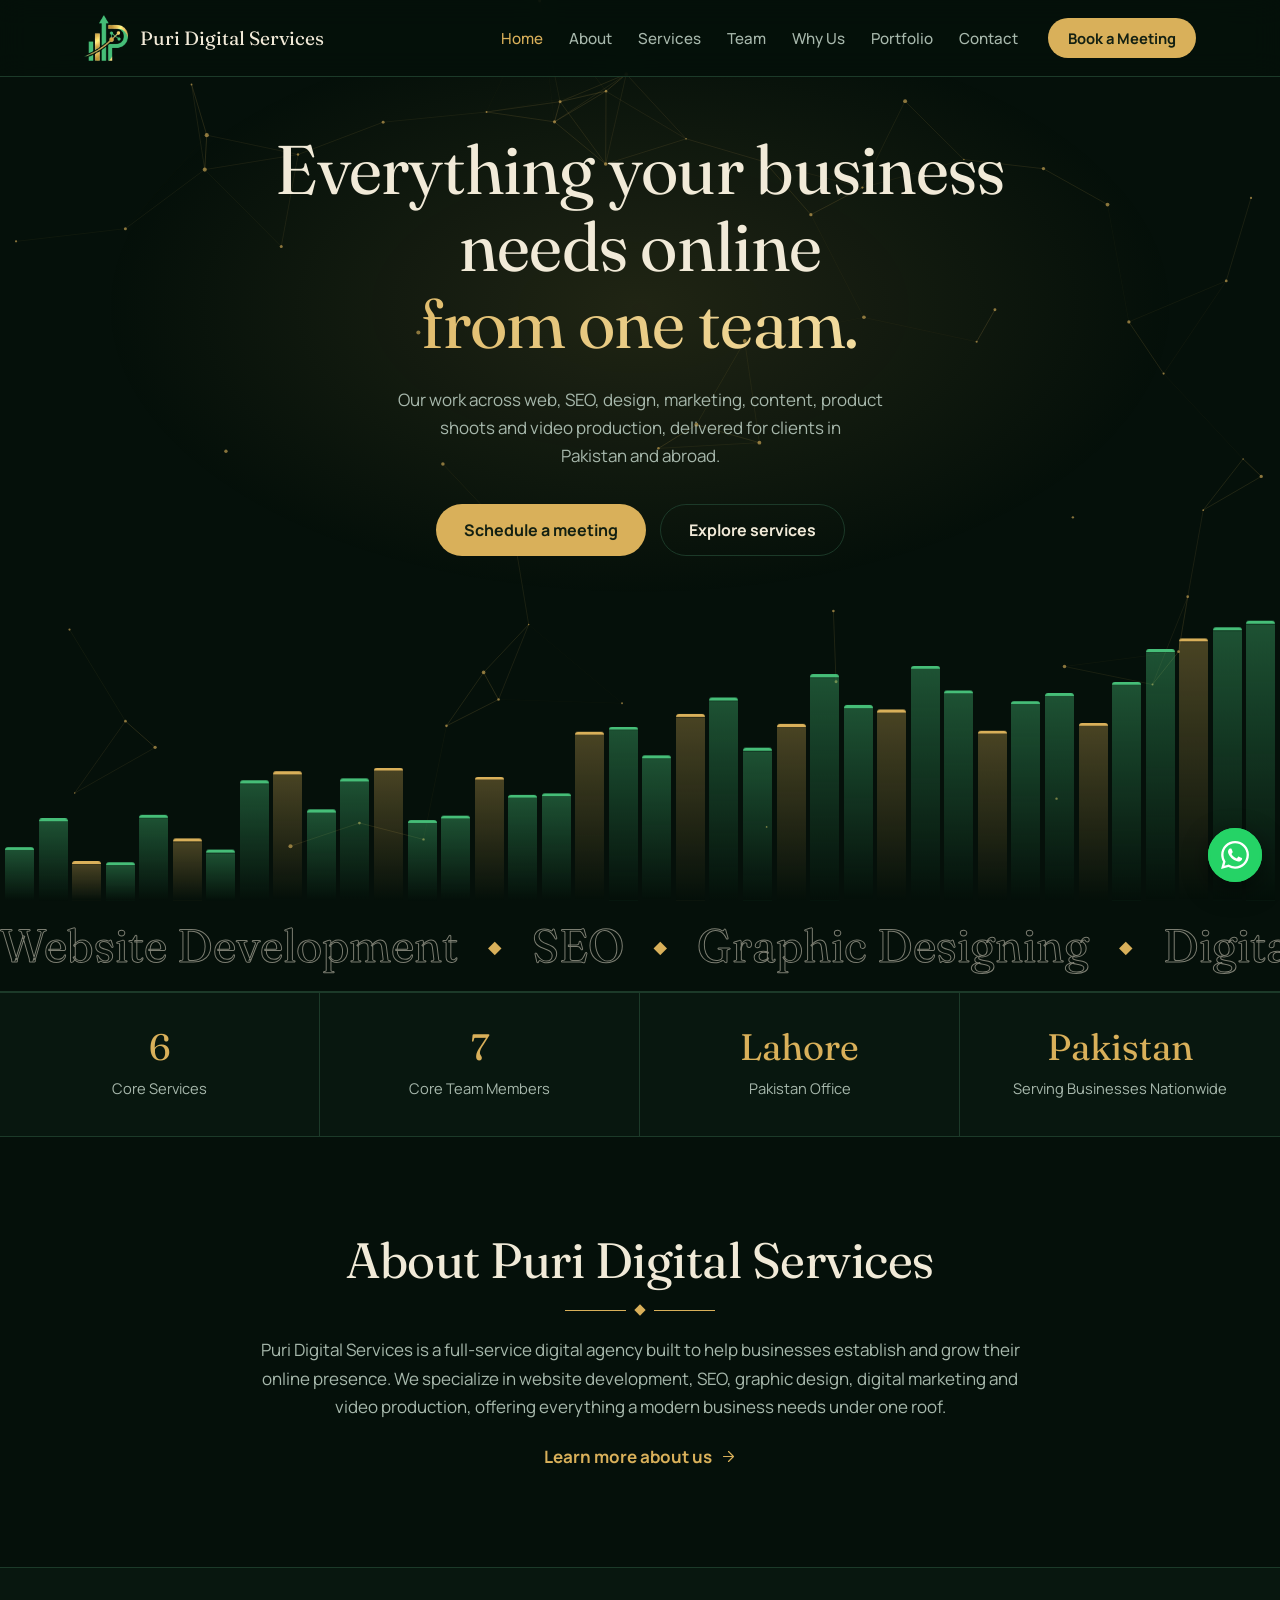
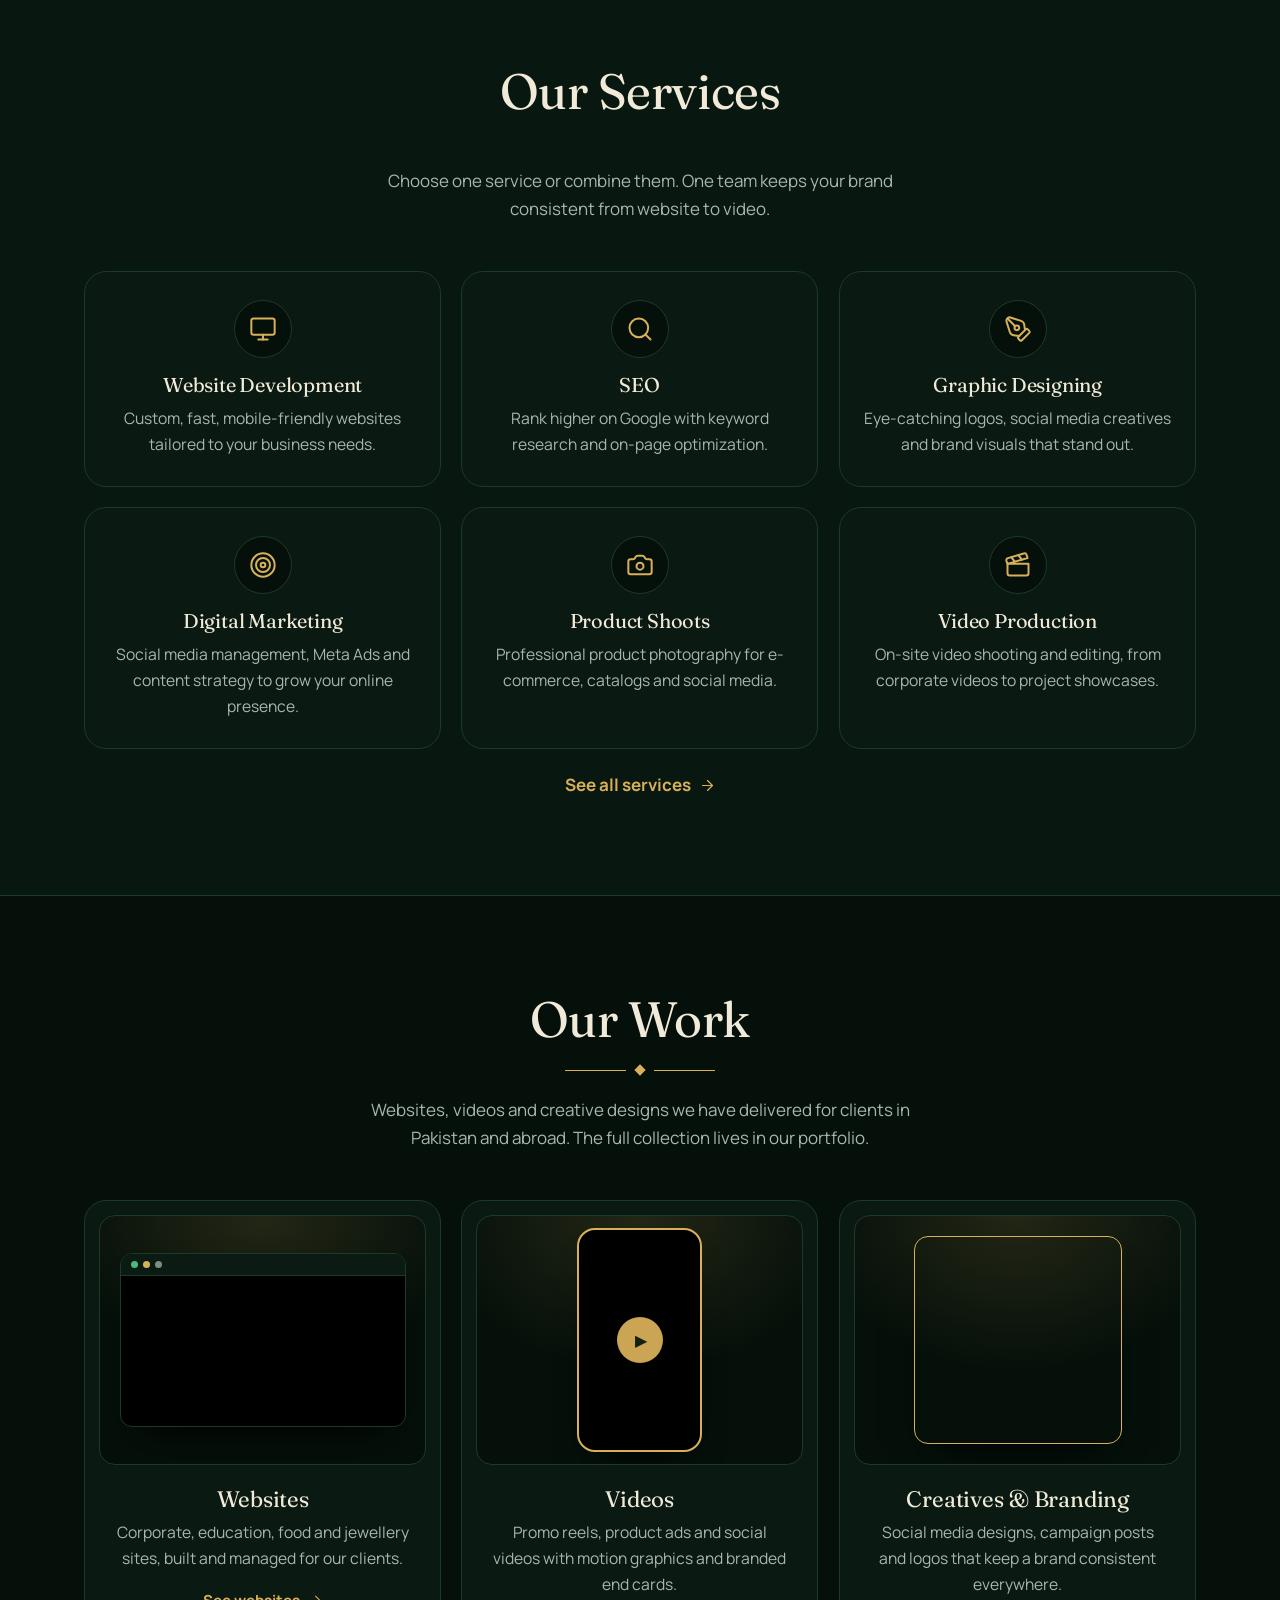
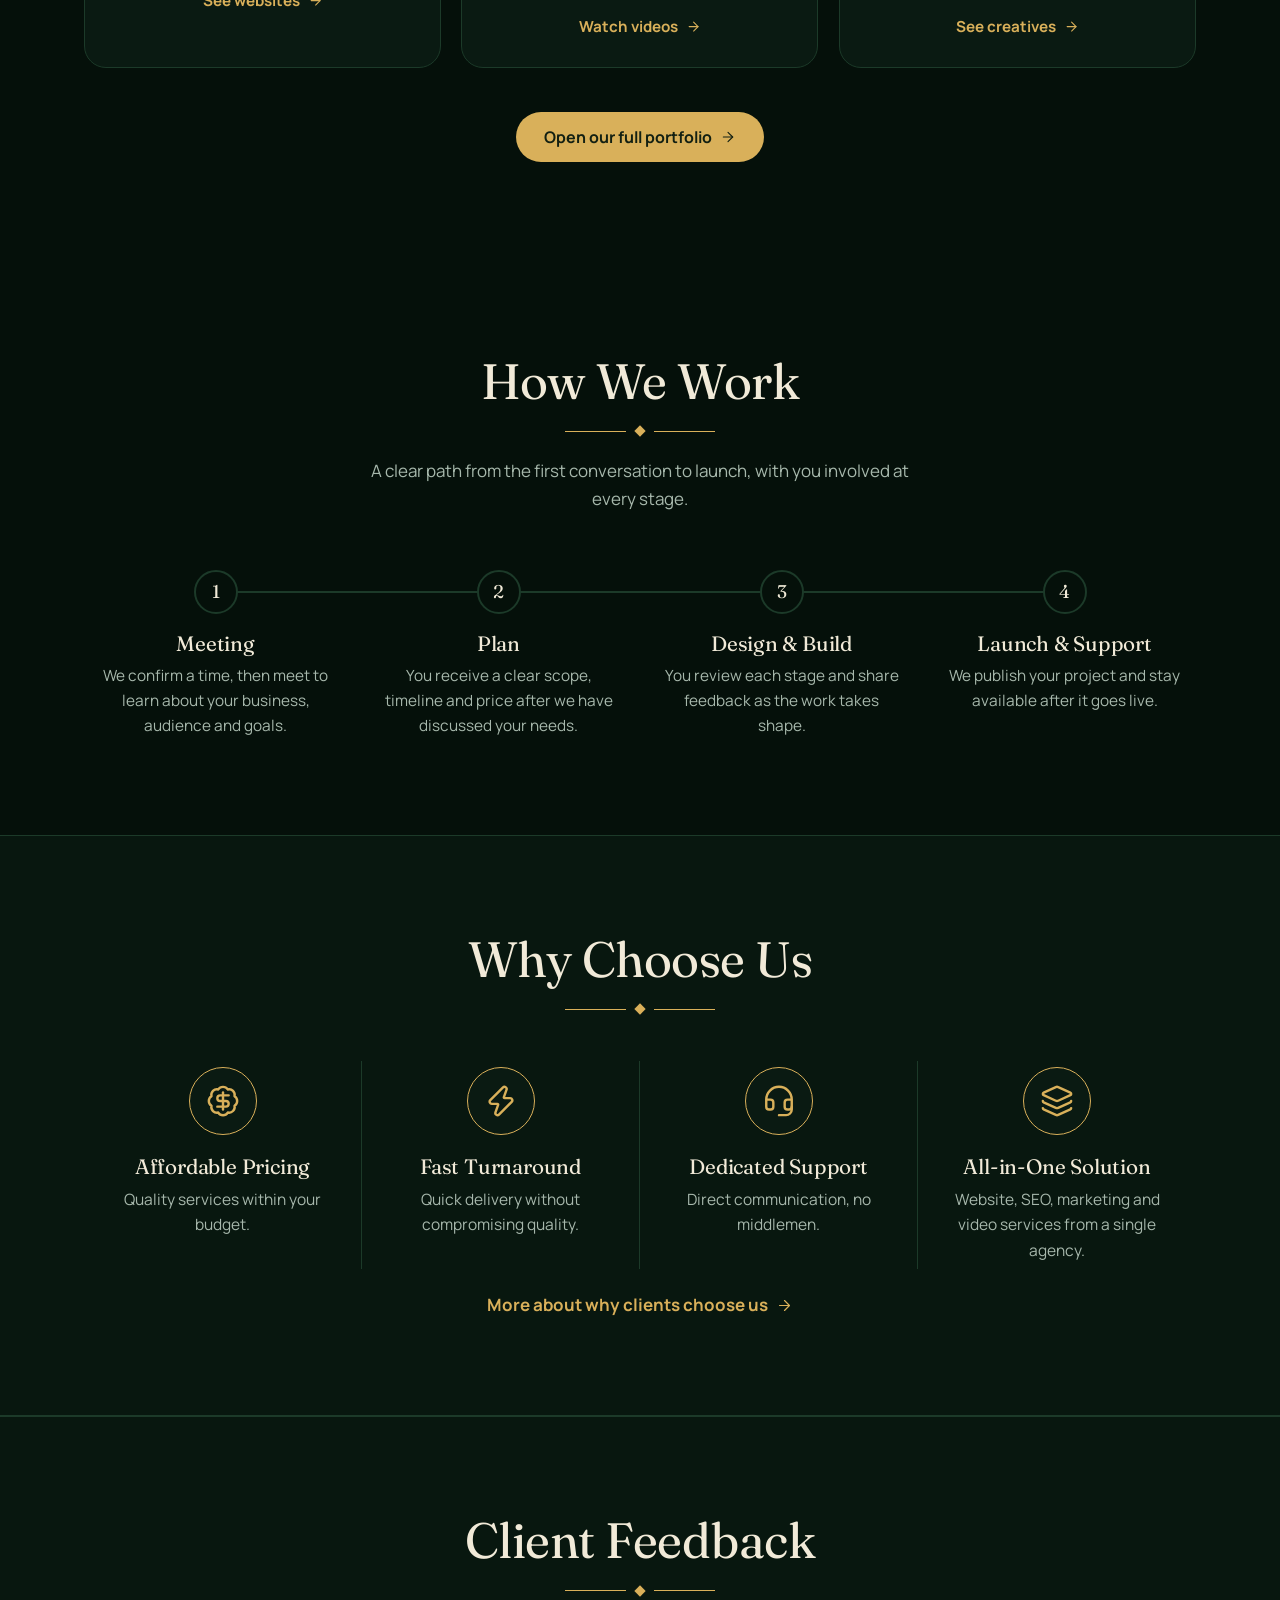
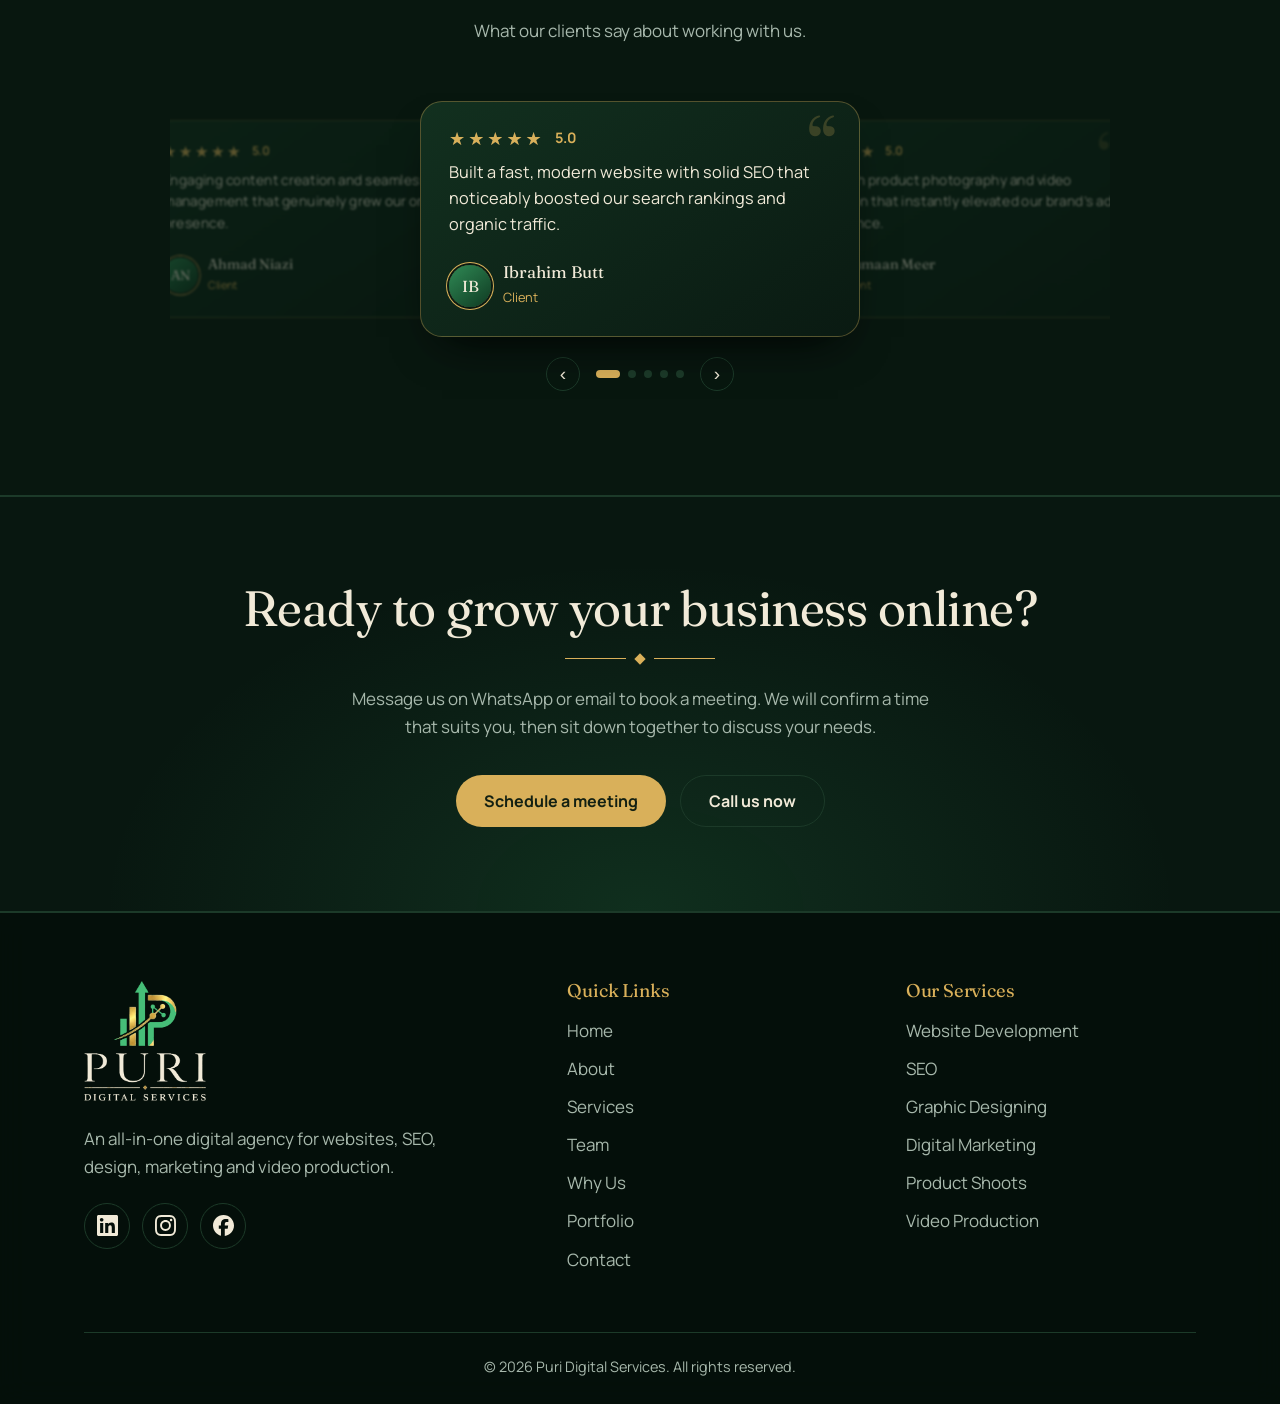
<file: index.html>
<!DOCTYPE html>
<html lang="en"><head><meta charset="utf-8">
<meta name="viewport" content="width=device-width, initial-scale=1, viewport-fit=cover">
<title>Puri Digital Services | Web Development, SEO, Design & Video Agency in Lahore</title>
<meta name="description" content="All-in-one digital agency in Lahore: websites, SEO, graphic design, digital marketing, product shoots and video production for businesses across Pakistan.">
<link rel="canonical" href="https://www.puridigitalservices.com/">
<meta name="robots" content="index, follow, max-image-preview:large">
<meta name="theme-color" content="#05100a">
<meta property="og:type" content="website"><meta property="og:site_name" content="Puri Digital Services">
<meta property="og:title" content="Puri Digital Services | Web Development, SEO, Design & Video Agency in Lahore"><meta property="og:description" content="All-in-one digital agency in Lahore: websites, SEO, graphic design, digital marketing, product shoots and video production for businesses across Pakistan.">
<meta property="og:url" content="https://www.puridigitalservices.com/"><meta property="og:image" content="https://www.puridigitalservices.com/assets/og-image.jpg">
<meta name="twitter:card" content="summary_large_image">
<link rel="icon" href="favicon.ico" sizes="any">
<link rel="icon" type="image/png" sizes="32x32" href="assets/favicon-32.png">
<link rel="icon" type="image/png" sizes="16x16" href="assets/favicon-16.png">
<link rel="icon" type="image/png" sizes="192x192" href="assets/favicon-192.png">
<link rel="apple-touch-icon" href="assets/apple-touch-icon.png">
<link rel="preconnect" href="https://fonts.googleapis.com"><link rel="preconnect" href="https://fonts.gstatic.com" crossorigin>
<link href="https://fonts.googleapis.com/css2?family=Fraunces:opsz,wght@9..144,400;9..144,600&family=Manrope:wght@400;500;700&display=swap" rel="stylesheet">
<link rel="stylesheet" href="style.css">
<script type="application/ld+json">{"@context": "https://schema.org", "@type": "ProfessionalService", "name": "Puri Digital Services", "url": "https://www.puridigitalservices.com/", "logo": "https://www.puridigitalservices.com/assets/logo-full.png", "image": "https://www.puridigitalservices.com/assets/og-image.jpg", "email": "Puridigitalservices@gmail.com", "telephone": "+923155553257", "description": "All-in-one digital agency offering website development, SEO, graphic design, digital marketing, product shoots and video production.", "areaServed": "Pakistan", "address": {"@type": "PostalAddress", "streetAddress": "Office# 3, 1st Floor, 122 Abu Bakar Block, Masood Farouqi Road, New Garden Town", "addressLocality": "Lahore", "postalCode": "54600", "addressCountry": "PK"}, "sameAs": ["https://www.linkedin.com/company/puri-digital-services/", "https://www.instagram.com/puri_digital_services/", "https://web.facebook.com/profile.php?id=61594775229561"]}</script>
</head><body>
<header><div class="wrap nav">
 <a class="brand" href="index.html"><img src="assets/logo-icon.png" alt="Puri Digital Services logo"><span>Puri Digital Services</span></a>
 <div class="right"><nav aria-label="Main"><ul><li><a class="l" href="index.html" data-page="index">Home</a></li><li><a class="l" href="about.html" data-page="about">About</a></li><li><a class="l" href="services.html" data-page="services">Services</a></li><li><a class="l" href="team.html" data-page="team">Team</a></li><li><a class="l" href="why-us.html" data-page="why-us">Why Us</a></li><li><a class="l" href="portfolio/index.html" data-page="portfolio">Portfolio</a></li><li><a class="l" href="contact.html" data-page="contact">Contact</a></li><li class="mcta"><a class="btn sm" href="contact.html#book" data-open>Book a Meeting</a></li></ul></nav><a class="btn sm" href="contact.html#book" data-open>Book a Meeting</a></div>
 <button class="menu" aria-expanded="false" aria-label="Open menu">Menu</button></div></header>
<main id="top"><section class="hero"><div class="bars" id="bars" aria-hidden="true"></div>
<div class="wrap"><h1>Everything your business needs online<span>from one team.</span></h1>
<p>Our work across web, SEO, design, marketing, content, product shoots and video production, delivered for clients in Pakistan&nbsp;and&nbsp;abroad.</p>
<div class="cta"><a class="btn" href="contact.html#book" data-open>Schedule a meeting</a><a class="btn o" href="services.html">Explore services</a></div></div></section>
<div class="marq" aria-hidden="true"><div class="mt"><span>Website Development</span><i>◆</i><span>SEO</span><i>◆</i><span>Graphic Designing</span><i>◆</i><span>Digital Marketing</span><i>◆</i><span>Product Shoots</span><i>◆</i><span>Video Production</span><i>◆</i><span>Website Development</span><i>◆</i><span>SEO</span><i>◆</i><span>Graphic Designing</span><i>◆</i><span>Digital Marketing</span><i>◆</i><span>Product Shoots</span><i>◆</i><span>Video Production</span><i>◆</i></div></div>
<div class="stats"><div><b data-count="6">6</b><span>Core Services</span></div><div><b data-count="7">7</b><span>Core Team Members</span></div><div><b>Lahore</b><span>Pakistan Office</span></div><div><b>Pakistan</b><span>Serving Businesses Nationwide</span></div></div>
<section id="about"><div class="wrap"><h2>About Puri Digital Services</h2><div class="dia"><i></i></div>
<p class="abt">Puri Digital Services is a full-service digital agency built to help businesses establish and grow their online presence. We specialize in website development, SEO, graphic design, digital marketing and video production, offering everything a modern business needs under one roof.</p><a class="lnk" href="about.html">Learn more about us <svg class="i" aria-hidden="true"><use href="#arr"/></svg></a></div></section>
<section class="alt"><div class="wrap"><h2>Our Services</h2><div class="dia"><i></i></div><p class="lead">Choose one service or combine them. One team keeps your brand consistent from website to video.</p>
<div class="grid g3 tiles"><div class="card"><div class="ic"><svg class="i" aria-hidden="true"><use href="#i-web"/></svg></div><h3>Website Development</h3><p>Custom, fast, mobile-friendly websites tailored to your business needs.</p></div><div class="card"><div class="ic"><svg class="i" aria-hidden="true"><use href="#i-seo"/></svg></div><h3>SEO</h3><p>Rank higher on Google with keyword research and on-page optimization.</p></div><div class="card"><div class="ic"><svg class="i" aria-hidden="true"><use href="#pen"/></svg></div><h3>Graphic Designing</h3><p>Eye-catching logos, social media creatives and brand visuals that stand out.</p></div><div class="card"><div class="ic"><svg class="i" aria-hidden="true"><use href="#mkt"/></svg></div><h3>Digital Marketing</h3><p>Social media management, Meta Ads and content strategy to grow your online presence.</p></div><div class="card"><div class="ic"><svg class="i" aria-hidden="true"><use href="#cam"/></svg></div><h3>Product Shoots</h3><p>Professional product photography for e-commerce, catalogs and social media.</p></div><div class="card"><div class="ic"><svg class="i" aria-hidden="true"><use href="#vid"/></svg></div><h3>Video Production</h3><p>On-site video shooting and editing, from corporate videos to project showcases.</p></div></div><a class="lnk" href="services.html">See all services <svg class="i" aria-hidden="true"><use href="#arr"/></svg></a></div></section>
<section id="work"><div class="wrap"><h2>Our Work</h2><div class="dia"><i></i></div><p class="lead">Websites, videos and creative designs we have delivered for clients in Pakistan and abroad. The full collection lives in our portfolio.</p>
<div class="grid g3 doors">
<a class="card door" href="portfolio/index.html#f-web" aria-label="See our websites in the portfolio"><div class="dv"><div class="bw"><div class="bb"><i></i><i></i><i></i></div><div class="cyc"><img src="assets/work/web4.jpg" alt="Lumièreva jewellery website" loading="lazy" width="640" height="330"><img src="assets/work/web1.jpg" alt="" loading="lazy" width="640" height="309"><img src="assets/work/web2.jpg" alt="" loading="lazy" width="640" height="301"><img src="assets/work/web3.jpg" alt="" loading="lazy" width="640" height="326"></div></div></div><h3>Websites</h3><p>Corporate, education, food and jewellery sites, built and managed for our clients.</p><span class="go">See websites <svg class="i" aria-hidden="true"><use href="#arr"/></svg></span></a>
<a class="card door" href="portfolio/index.html#f-video" aria-label="See our videos in the portfolio"><div class="dv"><div class="ph"><div class="cyc"><img src="assets/work/vid1.jpg" alt="Gym promo reel" loading="lazy" width="360" height="640"><img src="assets/work/vid2.jpg" alt="" loading="lazy" width="360" height="640"><img src="assets/work/vid3.jpg" alt="" loading="lazy" width="360" height="640"><img src="assets/work/vid4.jpg" alt="" loading="lazy" width="360" height="640"></div><span class="pl" aria-hidden="true">&#9654;</span></div></div><h3>Videos</h3><p>Promo reels, product ads and social videos with motion graphics and branded end cards.</p><span class="go">Watch videos <svg class="i" aria-hidden="true"><use href="#arr"/></svg></span></a>
<a class="card door" href="portfolio/index.html#f-creative" aria-label="See our creatives in the portfolio"><div class="dv"><div class="sq"><div class="cyc"><img src="assets/work/cre1.jpg" alt="Starlet social media creative" loading="lazy" width="520" height="520"><img src="assets/work/cre3.jpg" alt="" loading="lazy" width="520" height="520"><img src="assets/work/cre2.jpg" alt="" loading="lazy" width="520" height="520"><img src="assets/work/cre4.jpg" alt="" loading="lazy" width="520" height="520"></div></div></div><h3>Creatives &amp; Branding</h3><p>Social media designs, campaign posts and logos that keep a brand consistent everywhere.</p><span class="go">See creatives <svg class="i" aria-hidden="true"><use href="#arr"/></svg></span></a>
</div>
<div class="cta" style="margin-top:44px"><a class="btn" href="portfolio/index.html">Open our full portfolio <svg class="i" aria-hidden="true"><use href="#arr"/></svg></a></div></div></section>
<section id="process"><div class="wrap"><h2>How We Work</h2><div class="dia"><i></i></div><p class="lead">A clear path from the first conversation to launch, with you involved at every stage.</p>
<div class="tl"><div class="tl-line"><i class="tl-fill"></i></div>
<div class="st8"><div class="dot">1</div><h3>Meeting</h3><p>We confirm a time, then meet to learn about your business, audience and goals.</p></div>
<div class="st8"><div class="dot">2</div><h3>Plan</h3><p>You receive a clear scope, timeline and price after we have discussed your needs.</p></div>
<div class="st8"><div class="dot">3</div><h3>Design &amp; Build</h3><p>You review each stage and share feedback as the work takes shape.</p></div>
<div class="st8"><div class="dot">4</div><h3>Launch &amp; Support</h3><p>We publish your project and stay available after it goes live.</p></div></div></div></section>
<section class="alt"><div class="wrap"><h2>Why Choose Us</h2><div class="dia"><i></i></div><div class="why"><div><div class="ic"><svg class="i" aria-hidden="true"><use href="#price"/></svg></div><h3>Affordable Pricing</h3><p>Quality services within your budget.</p></div><div><div class="ic"><svg class="i" aria-hidden="true"><use href="#fast"/></svg></div><h3>Fast Turnaround</h3><p>Quick delivery without compromising quality.</p></div><div><div class="ic"><svg class="i" aria-hidden="true"><use href="#sup"/></svg></div><h3>Dedicated Support</h3><p>Direct communication, no middlemen.</p></div><div><div class="ic"><svg class="i" aria-hidden="true"><use href="#all"/></svg></div><h3>All-in-One Solution</h3><p>Website, SEO, marketing and video services from a single agency.</p></div></div><a class="lnk" href="why-us.html">More about why clients choose us <svg class="i" aria-hidden="true"><use href="#arr"/></svg></a></div></section>
<section id="reviews" class="alt"><div class="wrap"><h2>Client Feedback</h2><div class="dia"><i></i></div><p class="lead">What our clients say about working with us.</p>
<div class="car" id="car"><div class="stage" id="stage"></div><div class="cdots"><button class="ar" id="prv" type="button" aria-label="Previous review">&lsaquo;</button><span id="dots"></span><button class="ar" id="nxt" type="button" aria-label="Next review">&rsaquo;</button></div></div></div></section><section class="ctab"><div class="wrap"><h2>Ready to grow your business online?</h2><div class="dia"><i></i></div><p class="lead">Message us on WhatsApp or email to book a meeting. We will confirm a time that suits you, then sit down together to discuss your needs.</p><div class="cta" style="margin-top:34px"><a class="btn" href="contact.html#book" data-open>Schedule a meeting</a><a class="btn o" href="tel:+923155553257">Call us now</a></div></div></section></main>
<footer><div class="wrap"><div class="fg">
 <div class="fb"><img src="assets/logo-full.png" alt="Puri Digital Services"><p class="tag">An all-in-one digital agency for websites, SEO, design, marketing and video production.</p>
 <div class="soc">
 <a href="https://www.linkedin.com/company/puri-digital-services/" target="_blank" rel="noopener" aria-label="LinkedIn"><svg class="i b" aria-hidden="true"><use href="#li"/></svg></a>
 <a href="https://www.instagram.com/puri_digital_services/" target="_blank" rel="noopener" aria-label="Instagram"><svg class="i b" aria-hidden="true"><use href="#ig"/></svg></a>
 <a href="https://web.facebook.com/profile.php?id=61594775229561" target="_blank" rel="noopener" aria-label="Facebook"><svg class="i b" aria-hidden="true"><use href="#fb"/></svg></a></div></div>
 <div><h4>Quick Links</h4><ul><li><a href="index.html">Home</a></li><li><a href="about.html">About</a></li><li><a href="services.html">Services</a></li><li><a href="team.html">Team</a></li><li><a href="why-us.html">Why Us</a></li><li><a href="portfolio/index.html">Portfolio</a></li><li><a href="contact.html">Contact</a></li></ul></div>
 <div><h4>Our Services</h4><ul><li><a href="services.html#web">Website Development</a></li><li><a href="services.html#seo">SEO</a></li><li><a href="services.html#design">Graphic Designing</a></li><li><a href="services.html#marketing">Digital Marketing</a></li><li><a href="services.html#product">Product Shoots</a></li><li><a href="services.html#video">Video Production</a></li></ul></div>
 </div><div class="fbot">© <span class="y"></span> Puri Digital Services. All rights reserved.</div></div></footer><a class="wafab" href="https://wa.me/923155553257?text=Hello%20Puri%20Digital%20Services%2C%0A%0AI%20would%20like%20to%20book%20a%20meeting%20to%20discuss%20my%20project.%0A%0AName%3A%0AService%20needed%3A%0APreferred%20day%20and%20time%3A%0A%0AKindly%20confirm%20a%20suitable%20time.%20Thank%20you." target="_blank" rel="noopener" aria-label="Chat with us on WhatsApp"><svg class="i b" aria-hidden="true"><use href="#wa"/></svg></a><svg width="0" height="0" style="position:absolute" aria-hidden="true"><defs><symbol id="i-web" viewBox="0 0 24 24"><rect width="20" height="14" x="2" y="3" rx="2" />
  <line x1="8" x2="16" y1="21" y2="21" />
  <line x1="12" x2="12" y1="17" y2="21" /></symbol><symbol id="i-seo" viewBox="0 0 24 24"><path d="m21 21-4.34-4.34" />
  <circle cx="11" cy="11" r="8" /></symbol><symbol id="pen" viewBox="0 0 24 24"><path d="m18 13-.654-4.736a4 4 0 00-2.756-3.266l-9.163-2.9a2 2 0 00-2.017.493l-.82.819a2 2 0 00-.492 2.017l2.9 9.163a4 4 0 003.266 2.756L13 18" />
  <path d="M18.648 12.352a1.205 1.205 0 011.704 0l1.296 1.296a1.205 1.205 0 010 1.704l-6.296 6.296a1.205 1.205 0 01-1.704 0l-1.296-1.296a1.205 1.205 0 010-1.704z" />
  <path d="m3 3 6.586 6.586" />
  <circle cx="11" cy="11" r="2" /></symbol><symbol id="mkt" viewBox="0 0 24 24"><circle cx="12" cy="12" r="10" />
  <circle cx="12" cy="12" r="6" />
  <circle cx="12" cy="12" r="2" /></symbol><symbol id="cam" viewBox="0 0 24 24"><path d="M13.997 4a2 2 0 0 1 1.76 1.05l.486.9A2 2 0 0 0 18.003 7H20a2 2 0 0 1 2 2v9a2 2 0 0 1-2 2H4a2 2 0 0 1-2-2V9a2 2 0 0 1 2-2h1.997a2 2 0 0 0 1.759-1.048l.489-.904A2 2 0 0 1 10.004 4z" />
  <circle cx="12" cy="13" r="3" /></symbol><symbol id="vid" viewBox="0 0 24 24"><path d="m12.296 3.464 3.02 3.956" />
  <path d="M20.2 6 3 11l-.9-2.4c-.3-1.1.3-2.2 1.3-2.5l13.5-4c1.1-.3 2.2.3 2.5 1.3z" />
  <path d="M3 11h18v8a2 2 0 0 1-2 2H5a2 2 0 0 1-2-2z" />
  <path d="m6.18 5.276 3.1 3.899" /></symbol><symbol id="price" viewBox="0 0 24 24"><path d="M3.85 8.62a4 4 0 0 1 4.78-4.77 4 4 0 0 1 6.74 0 4 4 0 0 1 4.78 4.78 4 4 0 0 1 0 6.74 4 4 0 0 1-4.77 4.78 4 4 0 0 1-6.75 0 4 4 0 0 1-4.78-4.77 4 4 0 0 1 0-6.76Z" />
  <path d="M16 8h-6a2 2 0 1 0 0 4h4a2 2 0 1 1 0 4H8" />
  <path d="M12 18V6" /></symbol><symbol id="fast" viewBox="0 0 24 24"><path d="M15.914 4a1.5 1.5 0 00-2.474-1.561l-9 9A1.5 1.5 0 005.5 14h4.002a.5.5 0 01.471.666L8.086 20a1.5 1.5 0 002.475 1.56l9-9A1.5 1.5 0 0018.5 10h-3.997a.5.5 0 01-.472-.667z" /></symbol><symbol id="sup" viewBox="0 0 24 24"><path d="M3 11h3a2 2 0 0 1 2 2v3a2 2 0 0 1-2 2H5a2 2 0 0 1-2-2v-5Zm0 0a9 9 0 1 1 18 0m0 0v5a2 2 0 0 1-2 2h-1a2 2 0 0 1-2-2v-3a2 2 0 0 1 2-2h3Z" />
  <path d="M21 16v2a4 4 0 0 1-4 4h-5" /></symbol><symbol id="all" viewBox="0 0 24 24"><path d="M12.83 2.18a2 2 0 0 0-1.66 0L2.6 6.08a1 1 0 0 0 0 1.83l8.58 3.91a2 2 0 0 0 1.66 0l8.58-3.9a1 1 0 0 0 0-1.83z" />
  <path d="M2 12a1 1 0 0 0 .58.91l8.6 3.91a2 2 0 0 0 1.65 0l8.58-3.9A1 1 0 0 0 22 12" />
  <path d="M2 17a1 1 0 0 0 .58.91l8.6 3.91a2 2 0 0 0 1.65 0l8.58-3.9A1 1 0 0 0 22 17" /></symbol><symbol id="pin" viewBox="0 0 24 24"><path d="M20 10c0 4.993-5.539 10.193-7.399 11.799a1 1 0 0 1-1.202 0C9.539 20.193 4 14.993 4 10a8 8 0 0 1 16 0" />
  <circle cx="12" cy="10" r="3" /></symbol><symbol id="mail" viewBox="0 0 24 24"><path d="m22 7-8.991 5.727a2 2 0 0 1-2.009 0L2 7" />
  <rect x="2" y="4" width="20" height="16" rx="2" /></symbol><symbol id="arr" viewBox="0 0 24 24"><path d="M5 12h14" />
  <path d="m12 5 7 7-7 7" /></symbol><symbol id="star" viewBox="0 0 24 24"><path d="M11.525 2.295a.53.53 0 0 1 .95 0l2.31 4.679a2.123 2.123 0 0 0 1.595 1.16l5.166.756a.53.53 0 0 1 .294.904l-3.736 3.638a2.123 2.123 0 0 0-.611 1.878l.882 5.14a.53.53 0 0 1-.771.56l-4.618-2.428a2.122 2.122 0 0 0-1.973 0L6.396 21.01a.53.53 0 0 1-.77-.56l.881-5.139a2.122 2.122 0 0 0-.611-1.879L2.16 9.795a.53.53 0 0 1 .294-.906l5.165-.755a2.122 2.122 0 0 0 1.597-1.16z" /></symbol><symbol id="li" viewBox="0 0 24 24"><path d="M20.447 20.452h-3.554v-5.569c0-1.328-.027-3.037-1.852-3.037-1.853 0-2.136 1.445-2.136 2.939v5.667H9.351V9h3.414v1.561h.046c.477-.9 1.637-1.85 3.37-1.85 3.601 0 4.267 2.37 4.267 5.455v6.286zM5.337 7.433c-1.144 0-2.063-.926-2.063-2.065 0-1.138.92-2.063 2.063-2.063 1.14 0 2.064.925 2.064 2.063 0 1.139-.925 2.065-2.064 2.065zm1.782 13.019H3.555V9h3.564v11.452zM22.225 0H1.771C.792 0 0 .774 0 1.729v20.542C0 23.227.792 24 1.771 24h20.451C23.2 24 24 23.227 24 22.271V1.729C24 .774 23.2 0 22.222 0h.003z"/></symbol><symbol id="ig" viewBox="0 0 24 24"><path d="M7.0301.084c-1.2768.0602-2.1487.264-2.911.5634-.7888.3075-1.4575.72-2.1228 1.3877-.6652.6677-1.075 1.3368-1.3802 2.127-.2954.7638-.4956 1.6365-.552 2.914-.0564 1.2775-.0689 1.6882-.0626 4.947.0062 3.2586.0206 3.6671.0825 4.9473.061 1.2765.264 2.1482.5635 2.9107.308.7889.72 1.4573 1.388 2.1228.6679.6655 1.3365 1.0743 2.1285 1.38.7632.295 1.6361.4961 2.9134.552 1.2773.056 1.6884.069 4.9462.0627 3.2578-.0062 3.668-.0207 4.9478-.0814 1.28-.0607 2.147-.2652 2.9098-.5633.7889-.3086 1.4578-.72 2.1228-1.3881.665-.6682 1.0745-1.3378 1.3795-2.1284.2957-.7632.4966-1.636.552-2.9124.056-1.2809.0692-1.6898.063-4.948-.0063-3.2583-.021-3.6668-.0817-4.9465-.0607-1.2797-.264-2.1487-.5633-2.9117-.3084-.7889-.72-1.4568-1.3876-2.1228C21.2982 1.33 20.628.9208 19.8378.6165 19.074.321 18.2017.1197 16.9244.0645 15.6471.0093 15.236-.005 11.977.0014 8.718.0076 8.31.0215 7.0301.0839m.1402 21.6932c-1.17-.0509-1.8053-.2453-2.2287-.408-.5606-.216-.96-.4771-1.3819-.895-.422-.4178-.6811-.8186-.9-1.378-.1644-.4234-.3624-1.058-.4171-2.228-.0595-1.2645-.072-1.6442-.079-4.848-.007-3.2037.0053-3.583.0607-4.848.05-1.169.2456-1.805.408-2.2282.216-.5613.4762-.96.895-1.3816.4188-.4217.8184-.6814 1.3783-.9003.423-.1651 1.0575-.3614 2.227-.4171 1.2655-.06 1.6447-.072 4.848-.079 3.2033-.007 3.5835.005 4.8495.0608 1.169.0508 1.8053.2445 2.228.408.5608.216.96.4754 1.3816.895.4217.4194.6816.8176.9005 1.3787.1653.4217.3617 1.056.4169 2.2263.0602 1.2655.0739 1.645.0796 4.848.0058 3.203-.0055 3.5834-.061 4.848-.051 1.17-.245 1.8055-.408 2.2294-.216.5604-.4763.96-.8954 1.3814-.419.4215-.8181.6811-1.3783.9-.4224.1649-1.0577.3617-2.2262.4174-1.2656.0595-1.6448.072-4.8493.079-3.2045.007-3.5825-.006-4.848-.0608M16.953 5.5864A1.44 1.44 0 1 0 18.39 4.144a1.44 1.44 0 0 0-1.437 1.4424M5.8385 12.012c.0067 3.4032 2.7706 6.1557 6.173 6.1493 3.4026-.0065 6.157-2.7701 6.1506-6.1733-.0065-3.4032-2.771-6.1565-6.174-6.1498-3.403.0067-6.156 2.771-6.1496 6.1738M8 12.0077a4 4 0 1 1 4.008 3.9921A3.9996 3.9996 0 0 1 8 12.0077"/></symbol><symbol id="fb" viewBox="0 0 24 24"><path d="M9.101 23.691v-7.98H6.627v-3.667h2.474v-1.58c0-4.085 1.848-5.978 5.858-5.978.401 0 .955.042 1.468.103a8.68 8.68 0 0 1 1.141.195v3.325a8.623 8.623 0 0 0-.653-.036 26.805 26.805 0 0 0-.733-.009c-.707 0-1.259.096-1.675.309a1.686 1.686 0 0 0-.679.622c-.258.42-.374.995-.374 1.752v1.297h3.919l-.386 2.103-.287 1.564h-3.246v8.245C19.396 23.238 24 18.179 24 12.044c0-6.627-5.373-12-12-12s-12 5.373-12 12c0 5.628 3.874 10.35 9.101 11.647Z"/></symbol><symbol id="wa" viewBox="0 0 24 24"><path d="M17.472 14.382c-.297-.149-1.758-.867-2.03-.967-.273-.099-.471-.148-.67.15-.197.297-.767.966-.94 1.164-.173.199-.347.223-.644.075-.297-.15-1.255-.463-2.39-1.475-.883-.788-1.48-1.761-1.653-2.059-.173-.297-.018-.458.13-.606.134-.133.298-.347.446-.52.149-.174.198-.298.298-.497.099-.198.05-.371-.025-.52-.075-.149-.669-1.612-.916-2.207-.242-.579-.487-.5-.669-.51-.173-.008-.371-.01-.57-.01-.198 0-.52.074-.792.372-.272.297-1.04 1.016-1.04 2.479 0 1.462 1.065 2.875 1.213 3.074.149.198 2.096 3.2 5.077 4.487.709.306 1.262.489 1.694.625.712.227 1.36.195 1.871.118.571-.085 1.758-.719 2.006-1.413.248-.694.248-1.289.173-1.413-.074-.124-.272-.198-.57-.347m-5.421 7.403h-.004a9.87 9.87 0 01-5.031-1.378l-.361-.214-3.741.982.998-3.648-.235-.374a9.86 9.86 0 01-1.51-5.26c.001-5.45 4.436-9.884 9.888-9.884 2.64 0 5.122 1.03 6.988 2.898a9.825 9.825 0 012.893 6.994c-.003 5.45-4.437 9.884-9.885 9.884m8.413-18.297A11.815 11.815 0 0012.05 0C5.495 0 .16 5.335.157 11.892c0 2.096.547 4.142 1.588 5.945L.057 24l6.305-1.654a11.882 11.882 0 005.683 1.448h.005c6.554 0 11.89-5.335 11.893-11.893a11.821 11.821 0 00-3.48-8.413Z"/></symbol></defs></svg>
<script src="main.js"></script></body></html>
</file>
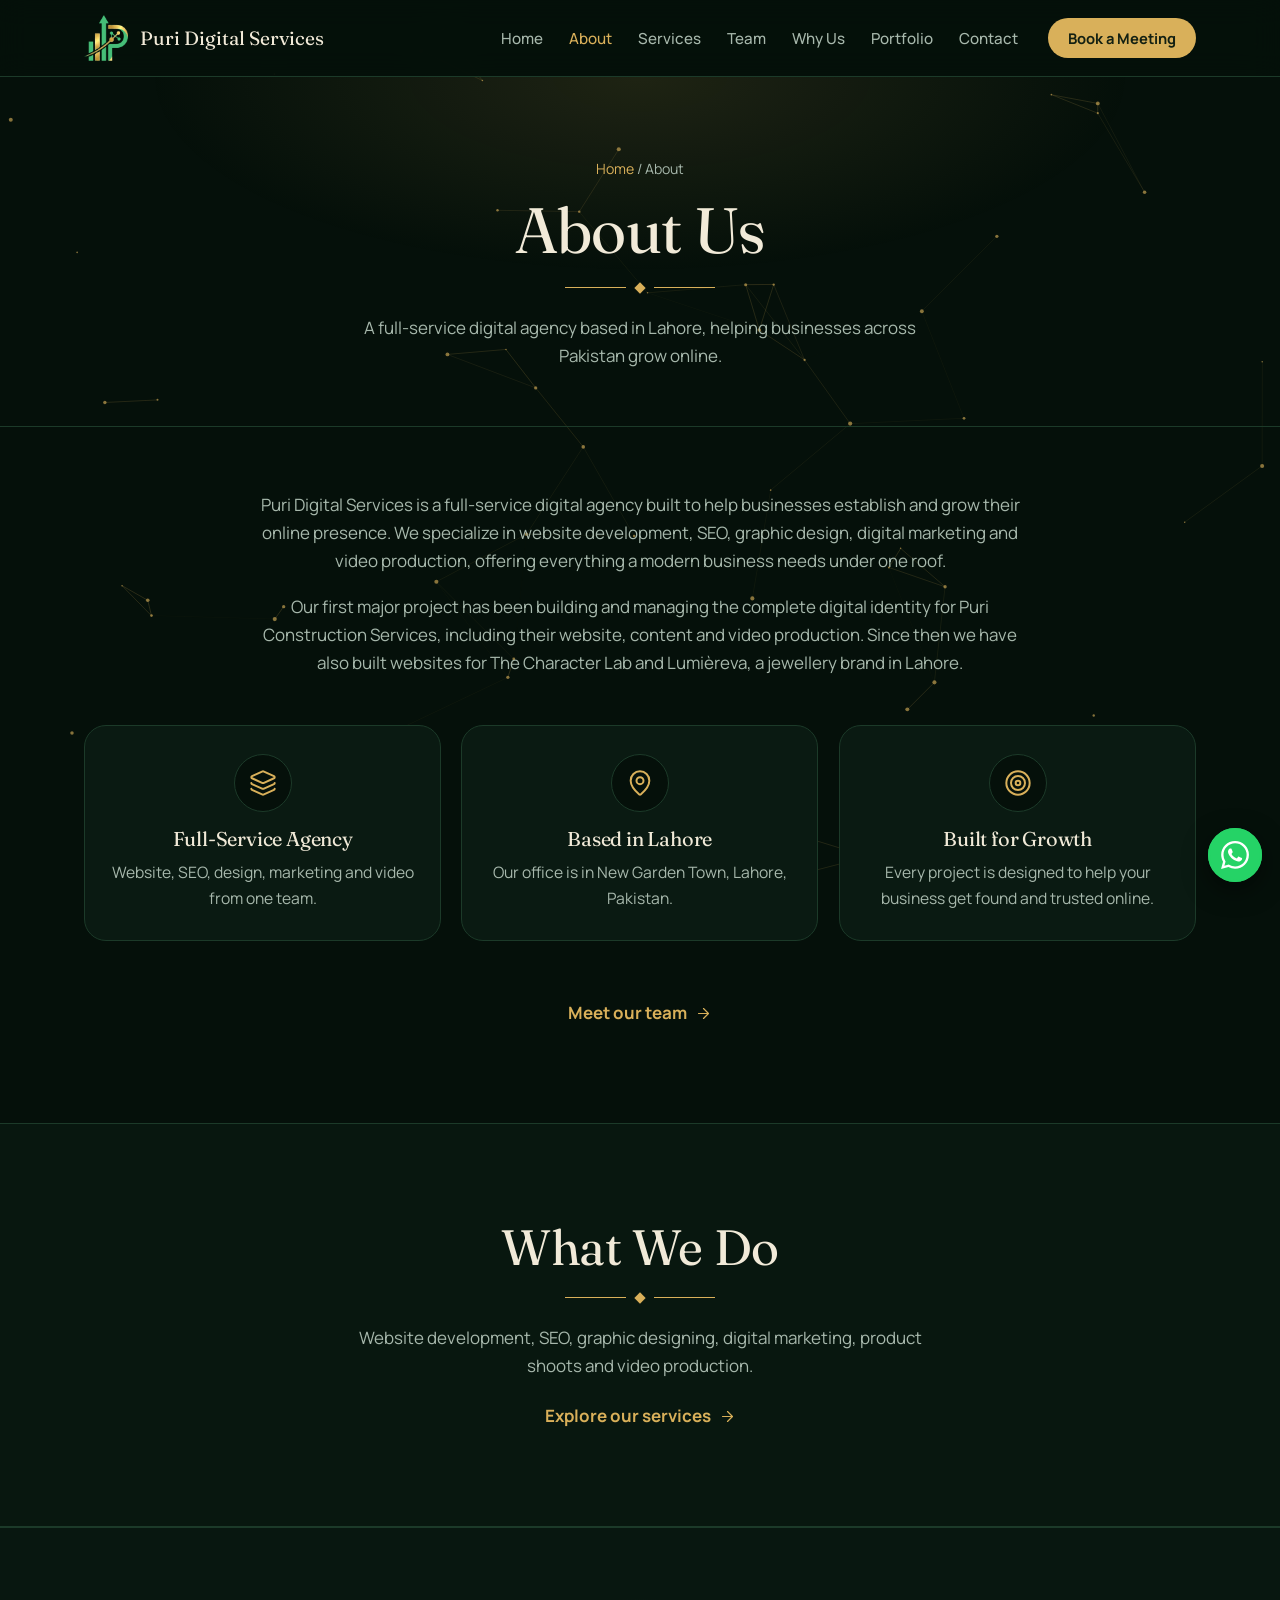
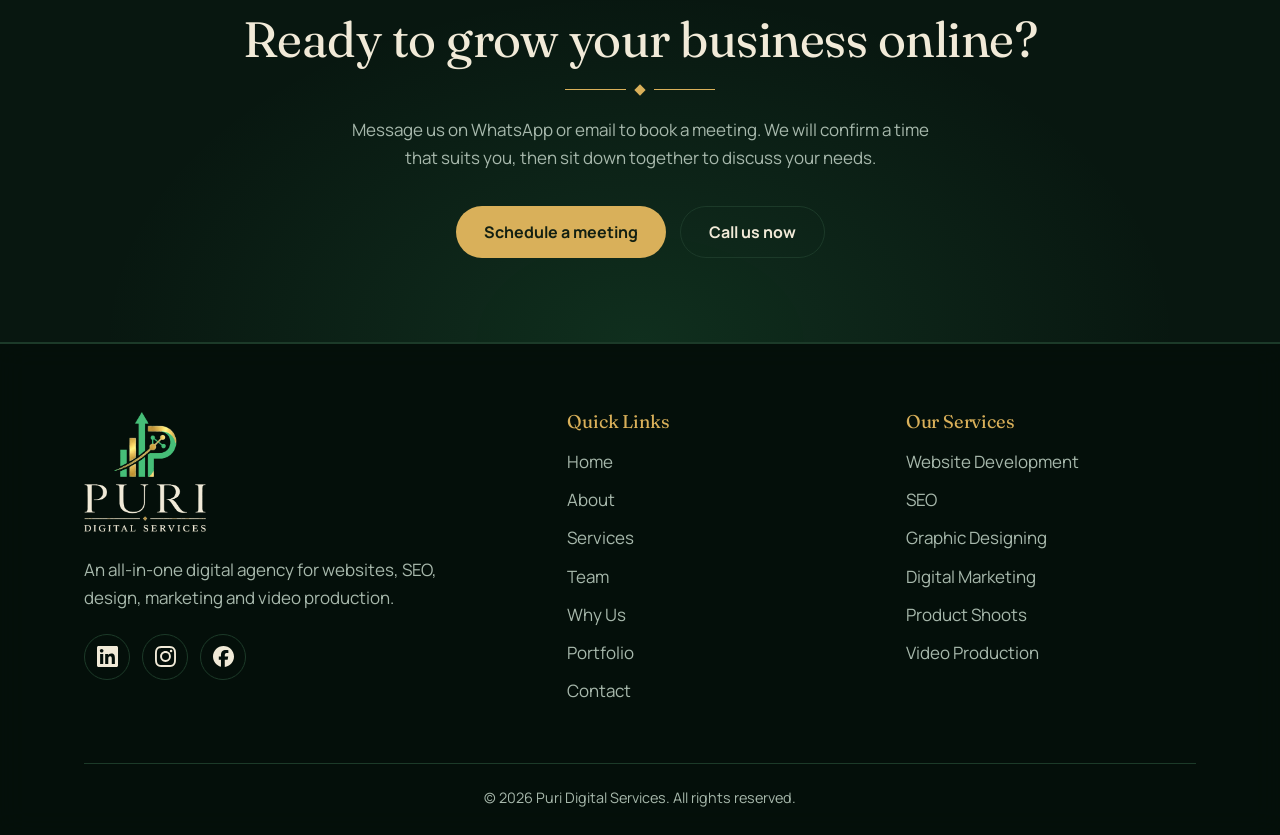
<file: about.html>
<!DOCTYPE html>
<html lang="en"><head><meta charset="utf-8">
<meta name="viewport" content="width=device-width, initial-scale=1, viewport-fit=cover">
<title>About Us | Puri Digital Services, Digital Agency in Lahore</title>
<meta name="description" content="Learn about Puri Digital Services, a full-service digital agency in Lahore offering websites, SEO, design, marketing and video for businesses across Pakistan.">
<link rel="canonical" href="https://www.puridigitalservices.com/about.html">
<meta name="robots" content="index, follow, max-image-preview:large">
<meta name="theme-color" content="#05100a">
<meta property="og:type" content="website"><meta property="og:site_name" content="Puri Digital Services">
<meta property="og:title" content="About Us | Puri Digital Services, Digital Agency in Lahore"><meta property="og:description" content="Learn about Puri Digital Services, a full-service digital agency in Lahore offering websites, SEO, design, marketing and video for businesses across Pakistan.">
<meta property="og:url" content="https://www.puridigitalservices.com/about.html"><meta property="og:image" content="https://www.puridigitalservices.com/assets/og-image.jpg">
<meta name="twitter:card" content="summary_large_image">
<link rel="icon" href="favicon.ico" sizes="any">
<link rel="icon" type="image/png" sizes="32x32" href="assets/favicon-32.png">
<link rel="icon" type="image/png" sizes="16x16" href="assets/favicon-16.png">
<link rel="icon" type="image/png" sizes="192x192" href="assets/favicon-192.png">
<link rel="apple-touch-icon" href="assets/apple-touch-icon.png">
<link rel="preconnect" href="https://fonts.googleapis.com"><link rel="preconnect" href="https://fonts.gstatic.com" crossorigin>
<link href="https://fonts.googleapis.com/css2?family=Fraunces:opsz,wght@9..144,400;9..144,600&family=Manrope:wght@400;500;700&display=swap" rel="stylesheet">
<link rel="stylesheet" href="style.css">

<script type="application/ld+json">{"@context":"https://schema.org","@type":"BreadcrumbList","itemListElement":[{"@type":"ListItem","position":1,"name":"Home","item":"https://www.puridigitalservices.com/"},{"@type":"ListItem","position":2,"name":"About","item":"https://www.puridigitalservices.com/about.html"}]}</script>
</head><body>
<header><div class="wrap nav">
 <a class="brand" href="index.html"><img src="assets/logo-icon.png" alt="Puri Digital Services logo"><span>Puri Digital Services</span></a>
 <div class="right"><nav aria-label="Main"><ul><li><a class="l" href="index.html" data-page="index">Home</a></li><li><a class="l" href="about.html" data-page="about">About</a></li><li><a class="l" href="services.html" data-page="services">Services</a></li><li><a class="l" href="team.html" data-page="team">Team</a></li><li><a class="l" href="why-us.html" data-page="why-us">Why Us</a></li><li><a class="l" href="portfolio/index.html" data-page="portfolio">Portfolio</a></li><li><a class="l" href="contact.html" data-page="contact">Contact</a></li><li class="mcta"><a class="btn sm" href="contact.html#book" data-open>Book a Meeting</a></li></ul></nav><a class="btn sm" href="contact.html#book" data-open>Book a Meeting</a></div>
 <button class="menu" aria-expanded="false" aria-label="Open menu">Menu</button></div></header>
<main id="top"><section class="pagehero"><div class="wrap"><p class="crumb"><a href="index.html">Home</a> / About</p><h1>About Us</h1><div class="dia"><i></i></div><p class="lead">A full-service digital agency based in Lahore, helping businesses across Pakistan grow online.</p></div></section>
<section><div class="wrap"><p class="abt">Puri Digital Services is a full-service digital agency built to help businesses establish and grow their online presence. We specialize in website development, SEO, graphic design, digital marketing and video production, offering everything a modern business needs under one roof.</p>
<p class="abt">Our first major project has been building and managing the complete digital identity for Puri Construction Services, including their website, content and video production. Since then we have also built websites for The Character Lab and Lumièreva, a jewellery brand in Lahore.</p>
<div class="grid g3 tiles"><div class="card"><div class="ic"><svg class="i" aria-hidden="true"><use href="#all"/></svg></div><h3>Full-Service Agency</h3><p>Website, SEO, design, marketing and video from one team.</p></div><div class="card"><div class="ic"><svg class="i" aria-hidden="true"><use href="#pin"/></svg></div><h3>Based in Lahore</h3><p>Our office is in New Garden Town, Lahore, Pakistan.</p></div><div class="card"><div class="ic"><svg class="i" aria-hidden="true"><use href="#mkt"/></svg></div><h3>Built for Growth</h3><p>Every project is designed to help your business get found and trusted online.</p></div></div>
<div style="margin-top:36px"><a class="lnk" href="team.html">Meet our team <svg class="i" aria-hidden="true"><use href="#arr"/></svg></a></div></div></section>
<section class="alt"><div class="wrap"><h2>What We Do</h2><div class="dia"><i></i></div><p class="lead">Website development, SEO, graphic designing, digital marketing, product shoots and video production.</p><a class="lnk" href="services.html">Explore our services <svg class="i" aria-hidden="true"><use href="#arr"/></svg></a></div></section><section class="ctab"><div class="wrap"><h2>Ready to grow your business online?</h2><div class="dia"><i></i></div><p class="lead">Message us on WhatsApp or email to book a meeting. We will confirm a time that suits you, then sit down together to discuss your needs.</p><div class="cta" style="margin-top:34px"><a class="btn" href="contact.html#book" data-open>Schedule a meeting</a><a class="btn o" href="tel:+923155553257">Call us now</a></div></div></section></main>
<footer><div class="wrap"><div class="fg">
 <div class="fb"><img src="assets/logo-full.png" alt="Puri Digital Services"><p class="tag">An all-in-one digital agency for websites, SEO, design, marketing and video production.</p>
 <div class="soc">
 <a href="https://www.linkedin.com/company/puri-digital-services/" target="_blank" rel="noopener" aria-label="LinkedIn"><svg class="i b" aria-hidden="true"><use href="#li"/></svg></a>
 <a href="https://www.instagram.com/puri_digital_services/" target="_blank" rel="noopener" aria-label="Instagram"><svg class="i b" aria-hidden="true"><use href="#ig"/></svg></a>
 <a href="https://web.facebook.com/profile.php?id=61594775229561" target="_blank" rel="noopener" aria-label="Facebook"><svg class="i b" aria-hidden="true"><use href="#fb"/></svg></a></div></div>
 <div><h4>Quick Links</h4><ul><li><a href="index.html">Home</a></li><li><a href="about.html">About</a></li><li><a href="services.html">Services</a></li><li><a href="team.html">Team</a></li><li><a href="why-us.html">Why Us</a></li><li><a href="portfolio/index.html">Portfolio</a></li><li><a href="contact.html">Contact</a></li></ul></div>
 <div><h4>Our Services</h4><ul><li><a href="services.html#web">Website Development</a></li><li><a href="services.html#seo">SEO</a></li><li><a href="services.html#design">Graphic Designing</a></li><li><a href="services.html#marketing">Digital Marketing</a></li><li><a href="services.html#product">Product Shoots</a></li><li><a href="services.html#video">Video Production</a></li></ul></div>
 </div><div class="fbot">© <span class="y"></span> Puri Digital Services. All rights reserved.</div></div></footer><a class="wafab" href="https://wa.me/923155553257?text=Hello%20Puri%20Digital%20Services%2C%0A%0AI%20would%20like%20to%20book%20a%20meeting%20to%20discuss%20my%20project.%0A%0AName%3A%0AService%20needed%3A%0APreferred%20day%20and%20time%3A%0A%0AKindly%20confirm%20a%20suitable%20time.%20Thank%20you." target="_blank" rel="noopener" aria-label="Chat with us on WhatsApp"><svg class="i b" aria-hidden="true"><use href="#wa"/></svg></a><svg width="0" height="0" style="position:absolute" aria-hidden="true"><defs><symbol id="i-web" viewBox="0 0 24 24"><rect width="20" height="14" x="2" y="3" rx="2" />
  <line x1="8" x2="16" y1="21" y2="21" />
  <line x1="12" x2="12" y1="17" y2="21" /></symbol><symbol id="i-seo" viewBox="0 0 24 24"><path d="m21 21-4.34-4.34" />
  <circle cx="11" cy="11" r="8" /></symbol><symbol id="pen" viewBox="0 0 24 24"><path d="m18 13-.654-4.736a4 4 0 00-2.756-3.266l-9.163-2.9a2 2 0 00-2.017.493l-.82.819a2 2 0 00-.492 2.017l2.9 9.163a4 4 0 003.266 2.756L13 18" />
  <path d="M18.648 12.352a1.205 1.205 0 011.704 0l1.296 1.296a1.205 1.205 0 010 1.704l-6.296 6.296a1.205 1.205 0 01-1.704 0l-1.296-1.296a1.205 1.205 0 010-1.704z" />
  <path d="m3 3 6.586 6.586" />
  <circle cx="11" cy="11" r="2" /></symbol><symbol id="mkt" viewBox="0 0 24 24"><circle cx="12" cy="12" r="10" />
  <circle cx="12" cy="12" r="6" />
  <circle cx="12" cy="12" r="2" /></symbol><symbol id="cam" viewBox="0 0 24 24"><path d="M13.997 4a2 2 0 0 1 1.76 1.05l.486.9A2 2 0 0 0 18.003 7H20a2 2 0 0 1 2 2v9a2 2 0 0 1-2 2H4a2 2 0 0 1-2-2V9a2 2 0 0 1 2-2h1.997a2 2 0 0 0 1.759-1.048l.489-.904A2 2 0 0 1 10.004 4z" />
  <circle cx="12" cy="13" r="3" /></symbol><symbol id="vid" viewBox="0 0 24 24"><path d="m12.296 3.464 3.02 3.956" />
  <path d="M20.2 6 3 11l-.9-2.4c-.3-1.1.3-2.2 1.3-2.5l13.5-4c1.1-.3 2.2.3 2.5 1.3z" />
  <path d="M3 11h18v8a2 2 0 0 1-2 2H5a2 2 0 0 1-2-2z" />
  <path d="m6.18 5.276 3.1 3.899" /></symbol><symbol id="price" viewBox="0 0 24 24"><path d="M3.85 8.62a4 4 0 0 1 4.78-4.77 4 4 0 0 1 6.74 0 4 4 0 0 1 4.78 4.78 4 4 0 0 1 0 6.74 4 4 0 0 1-4.77 4.78 4 4 0 0 1-6.75 0 4 4 0 0 1-4.78-4.77 4 4 0 0 1 0-6.76Z" />
  <path d="M16 8h-6a2 2 0 1 0 0 4h4a2 2 0 1 1 0 4H8" />
  <path d="M12 18V6" /></symbol><symbol id="fast" viewBox="0 0 24 24"><path d="M15.914 4a1.5 1.5 0 00-2.474-1.561l-9 9A1.5 1.5 0 005.5 14h4.002a.5.5 0 01.471.666L8.086 20a1.5 1.5 0 002.475 1.56l9-9A1.5 1.5 0 0018.5 10h-3.997a.5.5 0 01-.472-.667z" /></symbol><symbol id="sup" viewBox="0 0 24 24"><path d="M3 11h3a2 2 0 0 1 2 2v3a2 2 0 0 1-2 2H5a2 2 0 0 1-2-2v-5Zm0 0a9 9 0 1 1 18 0m0 0v5a2 2 0 0 1-2 2h-1a2 2 0 0 1-2-2v-3a2 2 0 0 1 2-2h3Z" />
  <path d="M21 16v2a4 4 0 0 1-4 4h-5" /></symbol><symbol id="all" viewBox="0 0 24 24"><path d="M12.83 2.18a2 2 0 0 0-1.66 0L2.6 6.08a1 1 0 0 0 0 1.83l8.58 3.91a2 2 0 0 0 1.66 0l8.58-3.9a1 1 0 0 0 0-1.83z" />
  <path d="M2 12a1 1 0 0 0 .58.91l8.6 3.91a2 2 0 0 0 1.65 0l8.58-3.9A1 1 0 0 0 22 12" />
  <path d="M2 17a1 1 0 0 0 .58.91l8.6 3.91a2 2 0 0 0 1.65 0l8.58-3.9A1 1 0 0 0 22 17" /></symbol><symbol id="pin" viewBox="0 0 24 24"><path d="M20 10c0 4.993-5.539 10.193-7.399 11.799a1 1 0 0 1-1.202 0C9.539 20.193 4 14.993 4 10a8 8 0 0 1 16 0" />
  <circle cx="12" cy="10" r="3" /></symbol><symbol id="mail" viewBox="0 0 24 24"><path d="m22 7-8.991 5.727a2 2 0 0 1-2.009 0L2 7" />
  <rect x="2" y="4" width="20" height="16" rx="2" /></symbol><symbol id="arr" viewBox="0 0 24 24"><path d="M5 12h14" />
  <path d="m12 5 7 7-7 7" /></symbol><symbol id="star" viewBox="0 0 24 24"><path d="M11.525 2.295a.53.53 0 0 1 .95 0l2.31 4.679a2.123 2.123 0 0 0 1.595 1.16l5.166.756a.53.53 0 0 1 .294.904l-3.736 3.638a2.123 2.123 0 0 0-.611 1.878l.882 5.14a.53.53 0 0 1-.771.56l-4.618-2.428a2.122 2.122 0 0 0-1.973 0L6.396 21.01a.53.53 0 0 1-.77-.56l.881-5.139a2.122 2.122 0 0 0-.611-1.879L2.16 9.795a.53.53 0 0 1 .294-.906l5.165-.755a2.122 2.122 0 0 0 1.597-1.16z" /></symbol><symbol id="li" viewBox="0 0 24 24"><path d="M20.447 20.452h-3.554v-5.569c0-1.328-.027-3.037-1.852-3.037-1.853 0-2.136 1.445-2.136 2.939v5.667H9.351V9h3.414v1.561h.046c.477-.9 1.637-1.85 3.37-1.85 3.601 0 4.267 2.37 4.267 5.455v6.286zM5.337 7.433c-1.144 0-2.063-.926-2.063-2.065 0-1.138.92-2.063 2.063-2.063 1.14 0 2.064.925 2.064 2.063 0 1.139-.925 2.065-2.064 2.065zm1.782 13.019H3.555V9h3.564v11.452zM22.225 0H1.771C.792 0 0 .774 0 1.729v20.542C0 23.227.792 24 1.771 24h20.451C23.2 24 24 23.227 24 22.271V1.729C24 .774 23.2 0 22.222 0h.003z"/></symbol><symbol id="ig" viewBox="0 0 24 24"><path d="M7.0301.084c-1.2768.0602-2.1487.264-2.911.5634-.7888.3075-1.4575.72-2.1228 1.3877-.6652.6677-1.075 1.3368-1.3802 2.127-.2954.7638-.4956 1.6365-.552 2.914-.0564 1.2775-.0689 1.6882-.0626 4.947.0062 3.2586.0206 3.6671.0825 4.9473.061 1.2765.264 2.1482.5635 2.9107.308.7889.72 1.4573 1.388 2.1228.6679.6655 1.3365 1.0743 2.1285 1.38.7632.295 1.6361.4961 2.9134.552 1.2773.056 1.6884.069 4.9462.0627 3.2578-.0062 3.668-.0207 4.9478-.0814 1.28-.0607 2.147-.2652 2.9098-.5633.7889-.3086 1.4578-.72 2.1228-1.3881.665-.6682 1.0745-1.3378 1.3795-2.1284.2957-.7632.4966-1.636.552-2.9124.056-1.2809.0692-1.6898.063-4.948-.0063-3.2583-.021-3.6668-.0817-4.9465-.0607-1.2797-.264-2.1487-.5633-2.9117-.3084-.7889-.72-1.4568-1.3876-2.1228C21.2982 1.33 20.628.9208 19.8378.6165 19.074.321 18.2017.1197 16.9244.0645 15.6471.0093 15.236-.005 11.977.0014 8.718.0076 8.31.0215 7.0301.0839m.1402 21.6932c-1.17-.0509-1.8053-.2453-2.2287-.408-.5606-.216-.96-.4771-1.3819-.895-.422-.4178-.6811-.8186-.9-1.378-.1644-.4234-.3624-1.058-.4171-2.228-.0595-1.2645-.072-1.6442-.079-4.848-.007-3.2037.0053-3.583.0607-4.848.05-1.169.2456-1.805.408-2.2282.216-.5613.4762-.96.895-1.3816.4188-.4217.8184-.6814 1.3783-.9003.423-.1651 1.0575-.3614 2.227-.4171 1.2655-.06 1.6447-.072 4.848-.079 3.2033-.007 3.5835.005 4.8495.0608 1.169.0508 1.8053.2445 2.228.408.5608.216.96.4754 1.3816.895.4217.4194.6816.8176.9005 1.3787.1653.4217.3617 1.056.4169 2.2263.0602 1.2655.0739 1.645.0796 4.848.0058 3.203-.0055 3.5834-.061 4.848-.051 1.17-.245 1.8055-.408 2.2294-.216.5604-.4763.96-.8954 1.3814-.419.4215-.8181.6811-1.3783.9-.4224.1649-1.0577.3617-2.2262.4174-1.2656.0595-1.6448.072-4.8493.079-3.2045.007-3.5825-.006-4.848-.0608M16.953 5.5864A1.44 1.44 0 1 0 18.39 4.144a1.44 1.44 0 0 0-1.437 1.4424M5.8385 12.012c.0067 3.4032 2.7706 6.1557 6.173 6.1493 3.4026-.0065 6.157-2.7701 6.1506-6.1733-.0065-3.4032-2.771-6.1565-6.174-6.1498-3.403.0067-6.156 2.771-6.1496 6.1738M8 12.0077a4 4 0 1 1 4.008 3.9921A3.9996 3.9996 0 0 1 8 12.0077"/></symbol><symbol id="fb" viewBox="0 0 24 24"><path d="M9.101 23.691v-7.98H6.627v-3.667h2.474v-1.58c0-4.085 1.848-5.978 5.858-5.978.401 0 .955.042 1.468.103a8.68 8.68 0 0 1 1.141.195v3.325a8.623 8.623 0 0 0-.653-.036 26.805 26.805 0 0 0-.733-.009c-.707 0-1.259.096-1.675.309a1.686 1.686 0 0 0-.679.622c-.258.42-.374.995-.374 1.752v1.297h3.919l-.386 2.103-.287 1.564h-3.246v8.245C19.396 23.238 24 18.179 24 12.044c0-6.627-5.373-12-12-12s-12 5.373-12 12c0 5.628 3.874 10.35 9.101 11.647Z"/></symbol><symbol id="wa" viewBox="0 0 24 24"><path d="M17.472 14.382c-.297-.149-1.758-.867-2.03-.967-.273-.099-.471-.148-.67.15-.197.297-.767.966-.94 1.164-.173.199-.347.223-.644.075-.297-.15-1.255-.463-2.39-1.475-.883-.788-1.48-1.761-1.653-2.059-.173-.297-.018-.458.13-.606.134-.133.298-.347.446-.52.149-.174.198-.298.298-.497.099-.198.05-.371-.025-.52-.075-.149-.669-1.612-.916-2.207-.242-.579-.487-.5-.669-.51-.173-.008-.371-.01-.57-.01-.198 0-.52.074-.792.372-.272.297-1.04 1.016-1.04 2.479 0 1.462 1.065 2.875 1.213 3.074.149.198 2.096 3.2 5.077 4.487.709.306 1.262.489 1.694.625.712.227 1.36.195 1.871.118.571-.085 1.758-.719 2.006-1.413.248-.694.248-1.289.173-1.413-.074-.124-.272-.198-.57-.347m-5.421 7.403h-.004a9.87 9.87 0 01-5.031-1.378l-.361-.214-3.741.982.998-3.648-.235-.374a9.86 9.86 0 01-1.51-5.26c.001-5.45 4.436-9.884 9.888-9.884 2.64 0 5.122 1.03 6.988 2.898a9.825 9.825 0 012.893 6.994c-.003 5.45-4.437 9.884-9.885 9.884m8.413-18.297A11.815 11.815 0 0012.05 0C5.495 0 .16 5.335.157 11.892c0 2.096.547 4.142 1.588 5.945L.057 24l6.305-1.654a11.882 11.882 0 005.683 1.448h.005c6.554 0 11.89-5.335 11.893-11.893a11.821 11.821 0 00-3.48-8.413Z"/></symbol></defs></svg>
<script src="main.js"></script></body></html>
</file>
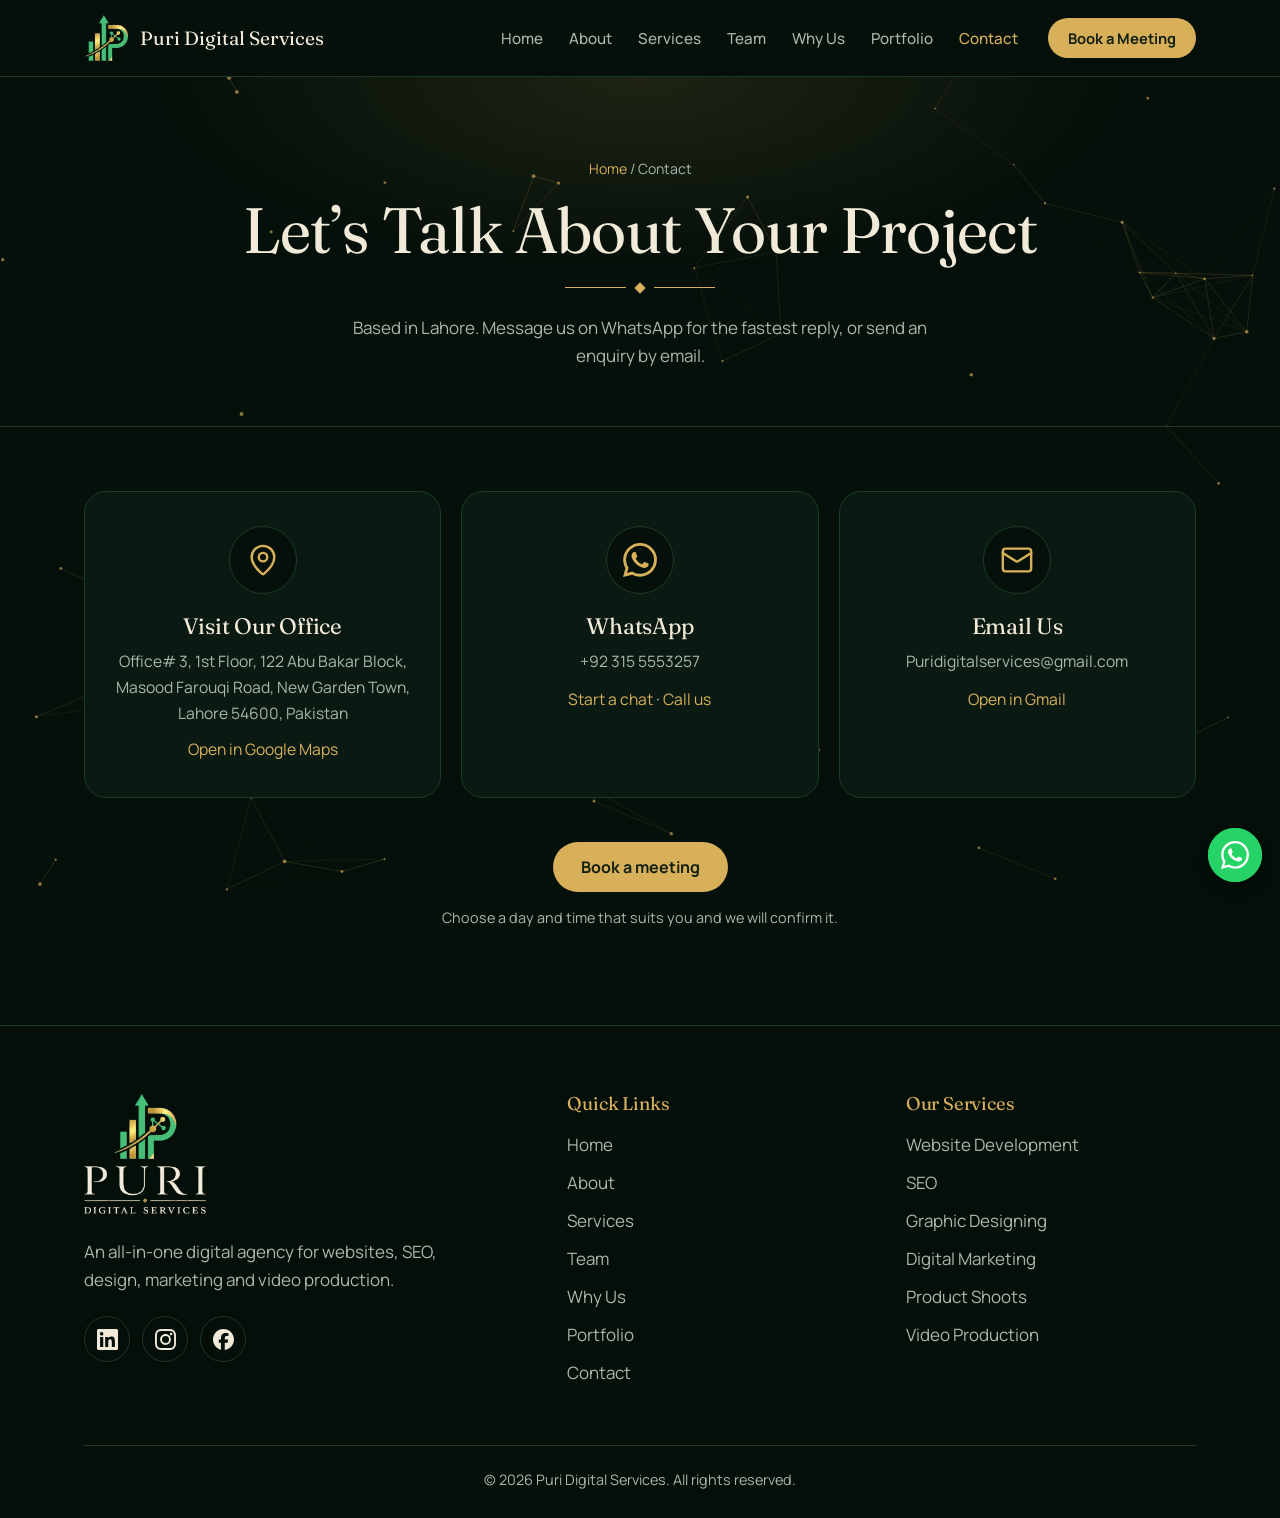
<file: contact.html>
<!DOCTYPE html>
<html lang="en"><head><meta charset="utf-8">
<meta name="viewport" content="width=device-width, initial-scale=1, viewport-fit=cover">
<title>Contact Us | Puri Digital Services, Lahore, Pakistan</title>
<meta name="description" content="Contact Puri Digital Services in New Garden Town, Lahore. Message us on WhatsApp, call or email to book a meeting about your project.">
<link rel="canonical" href="https://www.puridigitalservices.com/contact.html">
<meta name="robots" content="index, follow, max-image-preview:large">
<meta name="theme-color" content="#05100a">
<meta property="og:type" content="website"><meta property="og:site_name" content="Puri Digital Services">
<meta property="og:title" content="Contact Us | Puri Digital Services, Lahore, Pakistan"><meta property="og:description" content="Contact Puri Digital Services in New Garden Town, Lahore. Message us on WhatsApp, call or email to book a meeting about your project.">
<meta property="og:url" content="https://www.puridigitalservices.com/contact.html"><meta property="og:image" content="https://www.puridigitalservices.com/assets/og-image.jpg">
<meta name="twitter:card" content="summary_large_image">
<link rel="icon" href="favicon.ico" sizes="any">
<link rel="icon" type="image/png" sizes="32x32" href="assets/favicon-32.png">
<link rel="icon" type="image/png" sizes="16x16" href="assets/favicon-16.png">
<link rel="icon" type="image/png" sizes="192x192" href="assets/favicon-192.png">
<link rel="apple-touch-icon" href="assets/apple-touch-icon.png">
<link rel="preconnect" href="https://fonts.googleapis.com"><link rel="preconnect" href="https://fonts.gstatic.com" crossorigin>
<link href="https://fonts.googleapis.com/css2?family=Fraunces:opsz,wght@9..144,400;9..144,600&family=Manrope:wght@400;500;700&display=swap" rel="stylesheet">
<link rel="stylesheet" href="style.css">

<script type="application/ld+json">{"@context":"https://schema.org","@type":"BreadcrumbList","itemListElement":[{"@type":"ListItem","position":1,"name":"Home","item":"https://www.puridigitalservices.com/"},{"@type":"ListItem","position":2,"name":"Contact","item":"https://www.puridigitalservices.com/contact.html"}]}</script>
<script type="application/ld+json">{"@context":"https://schema.org","@type":"ContactPage","name":"Contact Puri Digital Services","url":"https://www.puridigitalservices.com/contact.html","mainEntity":{"@type":"ProfessionalService","name":"Puri Digital Services","email":"Puridigitalservices@gmail.com","telephone":"+923155553257"}}</script>
</head><body>
<header><div class="wrap nav">
 <a class="brand" href="index.html"><img src="assets/logo-icon.png" alt="Puri Digital Services logo"><span>Puri Digital Services</span></a>
 <div class="right"><nav aria-label="Main"><ul><li><a class="l" href="index.html" data-page="index">Home</a></li><li><a class="l" href="about.html" data-page="about">About</a></li><li><a class="l" href="services.html" data-page="services">Services</a></li><li><a class="l" href="team.html" data-page="team">Team</a></li><li><a class="l" href="why-us.html" data-page="why-us">Why Us</a></li><li><a class="l" href="portfolio/index.html" data-page="portfolio">Portfolio</a></li><li><a class="l" href="contact.html" data-page="contact">Contact</a></li><li class="mcta"><a class="btn sm" href="contact.html#book" data-open>Book a Meeting</a></li></ul></nav><a class="btn sm" href="contact.html#book" data-open>Book a Meeting</a></div>
 <button class="menu" aria-expanded="false" aria-label="Open menu">Menu</button></div></header>
<main id="top"><section class="pagehero"><div class="wrap"><p class="crumb"><a href="index.html">Home</a> / Contact</p><h1>Let’s Talk About Your Project</h1><div class="dia"><i></i></div><p class="lead">Based in Lahore. Message us on WhatsApp for the fastest reply, or send an enquiry by email.</p></div></section>
<section><div class="wrap"><div class="grid g3" style="margin-top:0">
<div class="card"><div class="ic"><svg class="i" aria-hidden="true"><use href="#pin"/></svg></div><h3>Visit Our Office</h3><p>Office# 3, 1st Floor, 122 Abu Bakar Block, Masood Farouqi Road, New Garden Town, Lahore 54600, Pakistan</p><a class="t" style="margin-top:10px;color:var(--gold)" href="https://maps.app.goo.gl/qLGggWHqvUKbR98w6" target="_blank" rel="noopener">Open in Google Maps</a></div>
<div class="card"><div class="ic"><svg class="i b" aria-hidden="true"><use href="#wa"/></svg></div><h3>WhatsApp</h3><a class="t" href="https://wa.me/923155553257?text=Hello%20Puri%20Digital%20Services%2C%0A%0AI%20would%20like%20to%20book%20a%20meeting%20to%20discuss%20my%20project.%0A%0AName%3A%0AService%20needed%3A%0APreferred%20day%20and%20time%3A%0A%0AKindly%20confirm%20a%20suitable%20time.%20Thank%20you." target="_blank" rel="noopener">+92 315 5553257</a><div style="margin-top:10px"><a class="t" style="display:inline;color:var(--gold)" href="https://wa.me/923155553257?text=Hello%20Puri%20Digital%20Services%2C%0A%0AI%20would%20like%20to%20book%20a%20meeting%20to%20discuss%20my%20project.%0A%0AName%3A%0AService%20needed%3A%0APreferred%20day%20and%20time%3A%0A%0AKindly%20confirm%20a%20suitable%20time.%20Thank%20you." target="_blank" rel="noopener">Start a chat</a> <span style="color:var(--mute)">·</span> <a class="t" style="display:inline;color:var(--gold)" href="tel:+923155553257">Call us</a></div></div>
<div class="card"><div class="ic"><svg class="i" aria-hidden="true"><use href="#mail"/></svg></div><h3>Email Us</h3><a class="t" href="mailto:Puridigitalservices@gmail.com">Puridigitalservices@gmail.com</a><div style="margin-top:10px"><a class="t" style="display:inline;color:var(--gold)" href="https://mail.google.com/mail/?view=cm&amp;fs=1&amp;to=Puridigitalservices@gmail.com&amp;su=Meeting%20Request%20-%20Puri%20Digital%20Services&amp;body=Dear%20Puri%20Digital%20Services%20Team%2C%0A%0AI%20would%20like%20to%20book%20a%20meeting%20to%20discuss%20my%20project.%0A%0AName%3A%0APhone%20%2F%20WhatsApp%3A%0AService%20needed%3A%0APreferred%20day%20and%20time%3A%0A%0APlease%20confirm%20whether%20this%20time%20suits%20you.%0A%0AKind%20regards%2C" target="_blank" rel="noopener">Open in Gmail</a></div></div></div>
<div class="cbox"><button class="btn" data-open>Book a meeting</button><p class="note">Choose a day and time that suits you and we will confirm it.</p></div></div></section></main>
<footer><div class="wrap"><div class="fg">
 <div class="fb"><img src="assets/logo-full.png" alt="Puri Digital Services"><p class="tag">An all-in-one digital agency for websites, SEO, design, marketing and video production.</p>
 <div class="soc">
 <a href="https://www.linkedin.com/company/puri-digital-services/" target="_blank" rel="noopener" aria-label="LinkedIn"><svg class="i b" aria-hidden="true"><use href="#li"/></svg></a>
 <a href="https://www.instagram.com/puri_digital_services/" target="_blank" rel="noopener" aria-label="Instagram"><svg class="i b" aria-hidden="true"><use href="#ig"/></svg></a>
 <a href="https://web.facebook.com/profile.php?id=61594775229561" target="_blank" rel="noopener" aria-label="Facebook"><svg class="i b" aria-hidden="true"><use href="#fb"/></svg></a></div></div>
 <div><h4>Quick Links</h4><ul><li><a href="index.html">Home</a></li><li><a href="about.html">About</a></li><li><a href="services.html">Services</a></li><li><a href="team.html">Team</a></li><li><a href="why-us.html">Why Us</a></li><li><a href="portfolio/index.html">Portfolio</a></li><li><a href="contact.html">Contact</a></li></ul></div>
 <div><h4>Our Services</h4><ul><li><a href="services.html#web">Website Development</a></li><li><a href="services.html#seo">SEO</a></li><li><a href="services.html#design">Graphic Designing</a></li><li><a href="services.html#marketing">Digital Marketing</a></li><li><a href="services.html#product">Product Shoots</a></li><li><a href="services.html#video">Video Production</a></li></ul></div>
 </div><div class="fbot">© <span class="y"></span> Puri Digital Services. All rights reserved.</div></div></footer><a class="wafab" href="https://wa.me/923155553257?text=Hello%20Puri%20Digital%20Services%2C%0A%0AI%20would%20like%20to%20book%20a%20meeting%20to%20discuss%20my%20project.%0A%0AName%3A%0AService%20needed%3A%0APreferred%20day%20and%20time%3A%0A%0AKindly%20confirm%20a%20suitable%20time.%20Thank%20you." target="_blank" rel="noopener" aria-label="Chat with us on WhatsApp"><svg class="i b" aria-hidden="true"><use href="#wa"/></svg></a><svg width="0" height="0" style="position:absolute" aria-hidden="true"><defs><symbol id="i-web" viewBox="0 0 24 24"><rect width="20" height="14" x="2" y="3" rx="2" />
  <line x1="8" x2="16" y1="21" y2="21" />
  <line x1="12" x2="12" y1="17" y2="21" /></symbol><symbol id="i-seo" viewBox="0 0 24 24"><path d="m21 21-4.34-4.34" />
  <circle cx="11" cy="11" r="8" /></symbol><symbol id="pen" viewBox="0 0 24 24"><path d="m18 13-.654-4.736a4 4 0 00-2.756-3.266l-9.163-2.9a2 2 0 00-2.017.493l-.82.819a2 2 0 00-.492 2.017l2.9 9.163a4 4 0 003.266 2.756L13 18" />
  <path d="M18.648 12.352a1.205 1.205 0 011.704 0l1.296 1.296a1.205 1.205 0 010 1.704l-6.296 6.296a1.205 1.205 0 01-1.704 0l-1.296-1.296a1.205 1.205 0 010-1.704z" />
  <path d="m3 3 6.586 6.586" />
  <circle cx="11" cy="11" r="2" /></symbol><symbol id="mkt" viewBox="0 0 24 24"><circle cx="12" cy="12" r="10" />
  <circle cx="12" cy="12" r="6" />
  <circle cx="12" cy="12" r="2" /></symbol><symbol id="cam" viewBox="0 0 24 24"><path d="M13.997 4a2 2 0 0 1 1.76 1.05l.486.9A2 2 0 0 0 18.003 7H20a2 2 0 0 1 2 2v9a2 2 0 0 1-2 2H4a2 2 0 0 1-2-2V9a2 2 0 0 1 2-2h1.997a2 2 0 0 0 1.759-1.048l.489-.904A2 2 0 0 1 10.004 4z" />
  <circle cx="12" cy="13" r="3" /></symbol><symbol id="vid" viewBox="0 0 24 24"><path d="m12.296 3.464 3.02 3.956" />
  <path d="M20.2 6 3 11l-.9-2.4c-.3-1.1.3-2.2 1.3-2.5l13.5-4c1.1-.3 2.2.3 2.5 1.3z" />
  <path d="M3 11h18v8a2 2 0 0 1-2 2H5a2 2 0 0 1-2-2z" />
  <path d="m6.18 5.276 3.1 3.899" /></symbol><symbol id="price" viewBox="0 0 24 24"><path d="M3.85 8.62a4 4 0 0 1 4.78-4.77 4 4 0 0 1 6.74 0 4 4 0 0 1 4.78 4.78 4 4 0 0 1 0 6.74 4 4 0 0 1-4.77 4.78 4 4 0 0 1-6.75 0 4 4 0 0 1-4.78-4.77 4 4 0 0 1 0-6.76Z" />
  <path d="M16 8h-6a2 2 0 1 0 0 4h4a2 2 0 1 1 0 4H8" />
  <path d="M12 18V6" /></symbol><symbol id="fast" viewBox="0 0 24 24"><path d="M15.914 4a1.5 1.5 0 00-2.474-1.561l-9 9A1.5 1.5 0 005.5 14h4.002a.5.5 0 01.471.666L8.086 20a1.5 1.5 0 002.475 1.56l9-9A1.5 1.5 0 0018.5 10h-3.997a.5.5 0 01-.472-.667z" /></symbol><symbol id="sup" viewBox="0 0 24 24"><path d="M3 11h3a2 2 0 0 1 2 2v3a2 2 0 0 1-2 2H5a2 2 0 0 1-2-2v-5Zm0 0a9 9 0 1 1 18 0m0 0v5a2 2 0 0 1-2 2h-1a2 2 0 0 1-2-2v-3a2 2 0 0 1 2-2h3Z" />
  <path d="M21 16v2a4 4 0 0 1-4 4h-5" /></symbol><symbol id="all" viewBox="0 0 24 24"><path d="M12.83 2.18a2 2 0 0 0-1.66 0L2.6 6.08a1 1 0 0 0 0 1.83l8.58 3.91a2 2 0 0 0 1.66 0l8.58-3.9a1 1 0 0 0 0-1.83z" />
  <path d="M2 12a1 1 0 0 0 .58.91l8.6 3.91a2 2 0 0 0 1.65 0l8.58-3.9A1 1 0 0 0 22 12" />
  <path d="M2 17a1 1 0 0 0 .58.91l8.6 3.91a2 2 0 0 0 1.65 0l8.58-3.9A1 1 0 0 0 22 17" /></symbol><symbol id="pin" viewBox="0 0 24 24"><path d="M20 10c0 4.993-5.539 10.193-7.399 11.799a1 1 0 0 1-1.202 0C9.539 20.193 4 14.993 4 10a8 8 0 0 1 16 0" />
  <circle cx="12" cy="10" r="3" /></symbol><symbol id="mail" viewBox="0 0 24 24"><path d="m22 7-8.991 5.727a2 2 0 0 1-2.009 0L2 7" />
  <rect x="2" y="4" width="20" height="16" rx="2" /></symbol><symbol id="arr" viewBox="0 0 24 24"><path d="M5 12h14" />
  <path d="m12 5 7 7-7 7" /></symbol><symbol id="star" viewBox="0 0 24 24"><path d="M11.525 2.295a.53.53 0 0 1 .95 0l2.31 4.679a2.123 2.123 0 0 0 1.595 1.16l5.166.756a.53.53 0 0 1 .294.904l-3.736 3.638a2.123 2.123 0 0 0-.611 1.878l.882 5.14a.53.53 0 0 1-.771.56l-4.618-2.428a2.122 2.122 0 0 0-1.973 0L6.396 21.01a.53.53 0 0 1-.77-.56l.881-5.139a2.122 2.122 0 0 0-.611-1.879L2.16 9.795a.53.53 0 0 1 .294-.906l5.165-.755a2.122 2.122 0 0 0 1.597-1.16z" /></symbol><symbol id="li" viewBox="0 0 24 24"><path d="M20.447 20.452h-3.554v-5.569c0-1.328-.027-3.037-1.852-3.037-1.853 0-2.136 1.445-2.136 2.939v5.667H9.351V9h3.414v1.561h.046c.477-.9 1.637-1.85 3.37-1.85 3.601 0 4.267 2.37 4.267 5.455v6.286zM5.337 7.433c-1.144 0-2.063-.926-2.063-2.065 0-1.138.92-2.063 2.063-2.063 1.14 0 2.064.925 2.064 2.063 0 1.139-.925 2.065-2.064 2.065zm1.782 13.019H3.555V9h3.564v11.452zM22.225 0H1.771C.792 0 0 .774 0 1.729v20.542C0 23.227.792 24 1.771 24h20.451C23.2 24 24 23.227 24 22.271V1.729C24 .774 23.2 0 22.222 0h.003z"/></symbol><symbol id="ig" viewBox="0 0 24 24"><path d="M7.0301.084c-1.2768.0602-2.1487.264-2.911.5634-.7888.3075-1.4575.72-2.1228 1.3877-.6652.6677-1.075 1.3368-1.3802 2.127-.2954.7638-.4956 1.6365-.552 2.914-.0564 1.2775-.0689 1.6882-.0626 4.947.0062 3.2586.0206 3.6671.0825 4.9473.061 1.2765.264 2.1482.5635 2.9107.308.7889.72 1.4573 1.388 2.1228.6679.6655 1.3365 1.0743 2.1285 1.38.7632.295 1.6361.4961 2.9134.552 1.2773.056 1.6884.069 4.9462.0627 3.2578-.0062 3.668-.0207 4.9478-.0814 1.28-.0607 2.147-.2652 2.9098-.5633.7889-.3086 1.4578-.72 2.1228-1.3881.665-.6682 1.0745-1.3378 1.3795-2.1284.2957-.7632.4966-1.636.552-2.9124.056-1.2809.0692-1.6898.063-4.948-.0063-3.2583-.021-3.6668-.0817-4.9465-.0607-1.2797-.264-2.1487-.5633-2.9117-.3084-.7889-.72-1.4568-1.3876-2.1228C21.2982 1.33 20.628.9208 19.8378.6165 19.074.321 18.2017.1197 16.9244.0645 15.6471.0093 15.236-.005 11.977.0014 8.718.0076 8.31.0215 7.0301.0839m.1402 21.6932c-1.17-.0509-1.8053-.2453-2.2287-.408-.5606-.216-.96-.4771-1.3819-.895-.422-.4178-.6811-.8186-.9-1.378-.1644-.4234-.3624-1.058-.4171-2.228-.0595-1.2645-.072-1.6442-.079-4.848-.007-3.2037.0053-3.583.0607-4.848.05-1.169.2456-1.805.408-2.2282.216-.5613.4762-.96.895-1.3816.4188-.4217.8184-.6814 1.3783-.9003.423-.1651 1.0575-.3614 2.227-.4171 1.2655-.06 1.6447-.072 4.848-.079 3.2033-.007 3.5835.005 4.8495.0608 1.169.0508 1.8053.2445 2.228.408.5608.216.96.4754 1.3816.895.4217.4194.6816.8176.9005 1.3787.1653.4217.3617 1.056.4169 2.2263.0602 1.2655.0739 1.645.0796 4.848.0058 3.203-.0055 3.5834-.061 4.848-.051 1.17-.245 1.8055-.408 2.2294-.216.5604-.4763.96-.8954 1.3814-.419.4215-.8181.6811-1.3783.9-.4224.1649-1.0577.3617-2.2262.4174-1.2656.0595-1.6448.072-4.8493.079-3.2045.007-3.5825-.006-4.848-.0608M16.953 5.5864A1.44 1.44 0 1 0 18.39 4.144a1.44 1.44 0 0 0-1.437 1.4424M5.8385 12.012c.0067 3.4032 2.7706 6.1557 6.173 6.1493 3.4026-.0065 6.157-2.7701 6.1506-6.1733-.0065-3.4032-2.771-6.1565-6.174-6.1498-3.403.0067-6.156 2.771-6.1496 6.1738M8 12.0077a4 4 0 1 1 4.008 3.9921A3.9996 3.9996 0 0 1 8 12.0077"/></symbol><symbol id="fb" viewBox="0 0 24 24"><path d="M9.101 23.691v-7.98H6.627v-3.667h2.474v-1.58c0-4.085 1.848-5.978 5.858-5.978.401 0 .955.042 1.468.103a8.68 8.68 0 0 1 1.141.195v3.325a8.623 8.623 0 0 0-.653-.036 26.805 26.805 0 0 0-.733-.009c-.707 0-1.259.096-1.675.309a1.686 1.686 0 0 0-.679.622c-.258.42-.374.995-.374 1.752v1.297h3.919l-.386 2.103-.287 1.564h-3.246v8.245C19.396 23.238 24 18.179 24 12.044c0-6.627-5.373-12-12-12s-12 5.373-12 12c0 5.628 3.874 10.35 9.101 11.647Z"/></symbol><symbol id="wa" viewBox="0 0 24 24"><path d="M17.472 14.382c-.297-.149-1.758-.867-2.03-.967-.273-.099-.471-.148-.67.15-.197.297-.767.966-.94 1.164-.173.199-.347.223-.644.075-.297-.15-1.255-.463-2.39-1.475-.883-.788-1.48-1.761-1.653-2.059-.173-.297-.018-.458.13-.606.134-.133.298-.347.446-.52.149-.174.198-.298.298-.497.099-.198.05-.371-.025-.52-.075-.149-.669-1.612-.916-2.207-.242-.579-.487-.5-.669-.51-.173-.008-.371-.01-.57-.01-.198 0-.52.074-.792.372-.272.297-1.04 1.016-1.04 2.479 0 1.462 1.065 2.875 1.213 3.074.149.198 2.096 3.2 5.077 4.487.709.306 1.262.489 1.694.625.712.227 1.36.195 1.871.118.571-.085 1.758-.719 2.006-1.413.248-.694.248-1.289.173-1.413-.074-.124-.272-.198-.57-.347m-5.421 7.403h-.004a9.87 9.87 0 01-5.031-1.378l-.361-.214-3.741.982.998-3.648-.235-.374a9.86 9.86 0 01-1.51-5.26c.001-5.45 4.436-9.884 9.888-9.884 2.64 0 5.122 1.03 6.988 2.898a9.825 9.825 0 012.893 6.994c-.003 5.45-4.437 9.884-9.885 9.884m8.413-18.297A11.815 11.815 0 0012.05 0C5.495 0 .16 5.335.157 11.892c0 2.096.547 4.142 1.588 5.945L.057 24l6.305-1.654a11.882 11.882 0 005.683 1.448h.005c6.554 0 11.89-5.335 11.893-11.893a11.821 11.821 0 00-3.48-8.413Z"/></symbol></defs></svg>
<script src="main.js"></script></body></html>
</file>
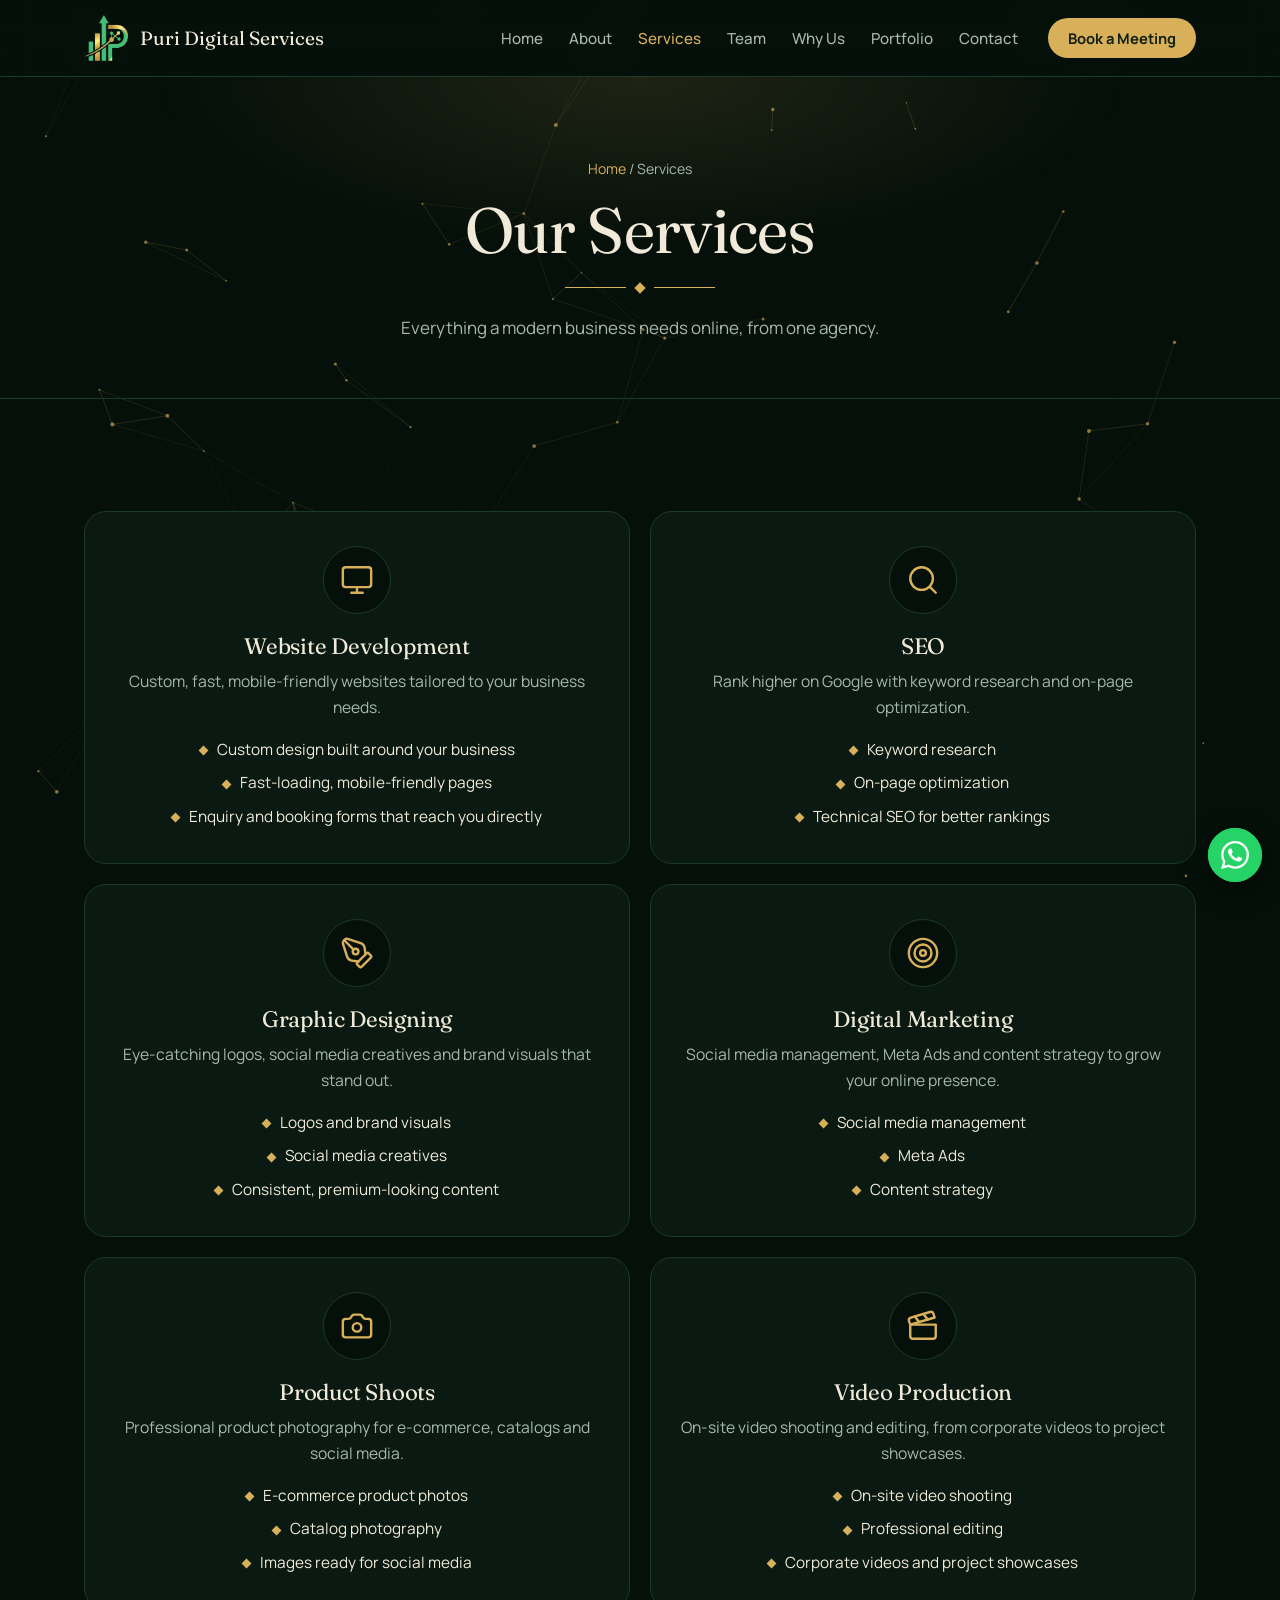
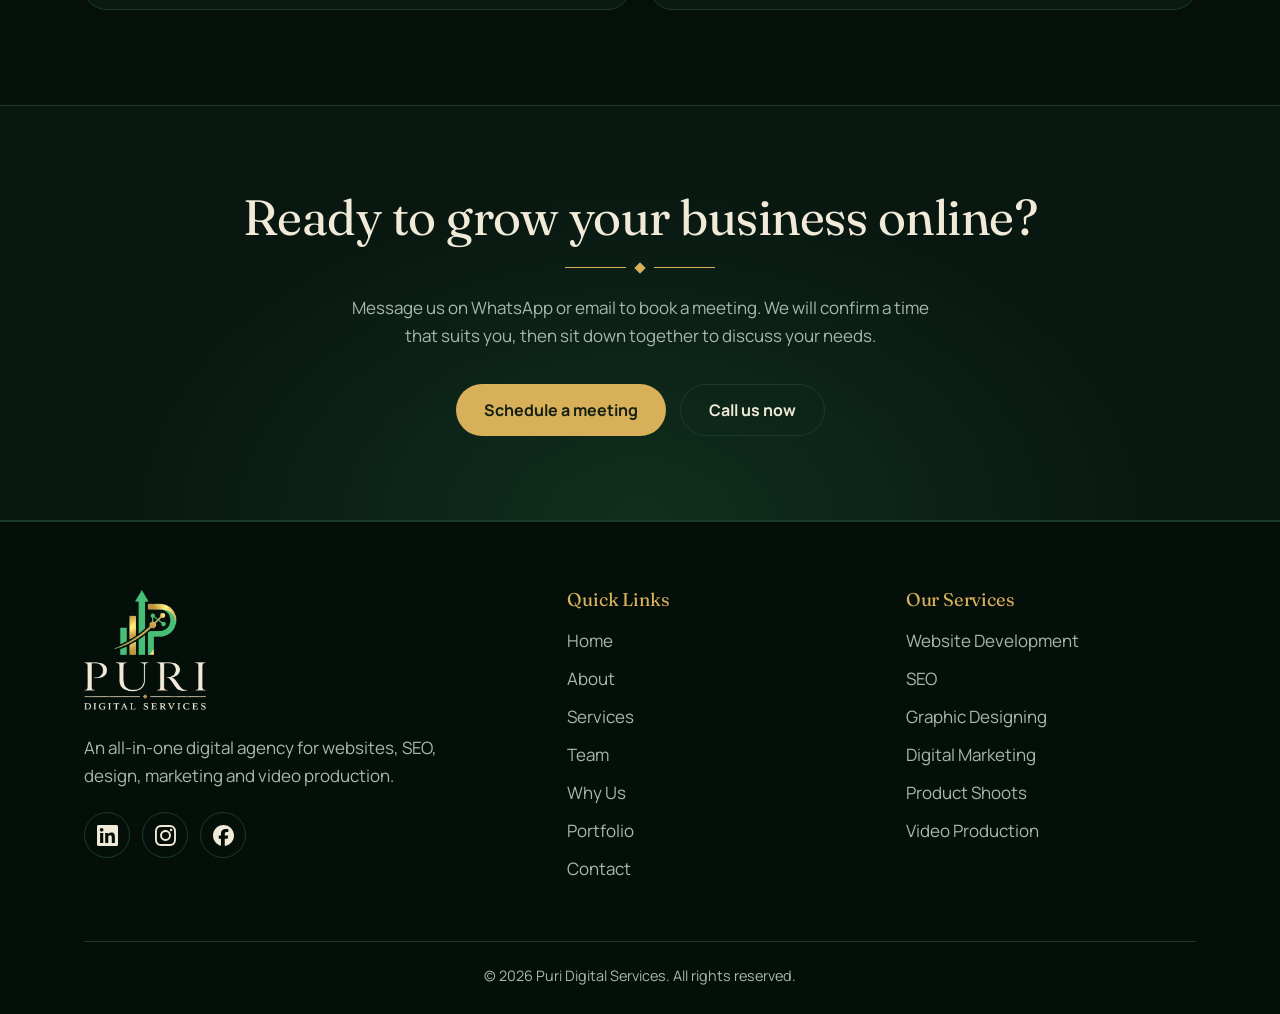
<file: services.html>
<!DOCTYPE html>
<html lang="en"><head><meta charset="utf-8">
<meta name="viewport" content="width=device-width, initial-scale=1, viewport-fit=cover">
<title>Our Services | Website Development, SEO, Design, Marketing & Video</title>
<meta name="description" content="Website development, SEO, graphic design, digital marketing, product shoots and video production from one agency in Lahore, Pakistan.">
<link rel="canonical" href="https://www.puridigitalservices.com/services.html">
<meta name="robots" content="index, follow, max-image-preview:large">
<meta name="theme-color" content="#05100a">
<meta property="og:type" content="website"><meta property="og:site_name" content="Puri Digital Services">
<meta property="og:title" content="Our Services | Website Development, SEO, Design, Marketing & Video"><meta property="og:description" content="Website development, SEO, graphic design, digital marketing, product shoots and video production from one agency in Lahore, Pakistan.">
<meta property="og:url" content="https://www.puridigitalservices.com/services.html"><meta property="og:image" content="https://www.puridigitalservices.com/assets/og-image.jpg">
<meta name="twitter:card" content="summary_large_image">
<link rel="icon" href="favicon.ico" sizes="any">
<link rel="icon" type="image/png" sizes="32x32" href="assets/favicon-32.png">
<link rel="icon" type="image/png" sizes="16x16" href="assets/favicon-16.png">
<link rel="icon" type="image/png" sizes="192x192" href="assets/favicon-192.png">
<link rel="apple-touch-icon" href="assets/apple-touch-icon.png">
<link rel="preconnect" href="https://fonts.googleapis.com"><link rel="preconnect" href="https://fonts.gstatic.com" crossorigin>
<link href="https://fonts.googleapis.com/css2?family=Fraunces:opsz,wght@9..144,400;9..144,600&family=Manrope:wght@400;500;700&display=swap" rel="stylesheet">
<link rel="stylesheet" href="style.css">

<script type="application/ld+json">{"@context":"https://schema.org","@type":"BreadcrumbList","itemListElement":[{"@type":"ListItem","position":1,"name":"Home","item":"https://www.puridigitalservices.com/"},{"@type":"ListItem","position":2,"name":"Services","item":"https://www.puridigitalservices.com/services.html"}]}</script>
<script type="application/ld+json">{"@context":"https://schema.org","@type":"ItemList","name":"Services by Puri Digital Services","itemListElement":[{"@type":"ListItem","position":1,"item":{"@type":"Service","name":"Website Development","provider":{"@type":"ProfessionalService","name":"Puri Digital Services"},"areaServed":"Pakistan"}},{"@type":"ListItem","position":2,"item":{"@type":"Service","name":"SEO","provider":{"@type":"ProfessionalService","name":"Puri Digital Services"},"areaServed":"Pakistan"}},{"@type":"ListItem","position":3,"item":{"@type":"Service","name":"Graphic Designing","provider":{"@type":"ProfessionalService","name":"Puri Digital Services"},"areaServed":"Pakistan"}},{"@type":"ListItem","position":4,"item":{"@type":"Service","name":"Digital Marketing","provider":{"@type":"ProfessionalService","name":"Puri Digital Services"},"areaServed":"Pakistan"}},{"@type":"ListItem","position":5,"item":{"@type":"Service","name":"Product Shoots","provider":{"@type":"ProfessionalService","name":"Puri Digital Services"},"areaServed":"Pakistan"}},{"@type":"ListItem","position":6,"item":{"@type":"Service","name":"Video Production","provider":{"@type":"ProfessionalService","name":"Puri Digital Services"},"areaServed":"Pakistan"}}]}</script>
</head><body>
<header><div class="wrap nav">
 <a class="brand" href="index.html"><img src="assets/logo-icon.png" alt="Puri Digital Services logo"><span>Puri Digital Services</span></a>
 <div class="right"><nav aria-label="Main"><ul><li><a class="l" href="index.html" data-page="index">Home</a></li><li><a class="l" href="about.html" data-page="about">About</a></li><li><a class="l" href="services.html" data-page="services">Services</a></li><li><a class="l" href="team.html" data-page="team">Team</a></li><li><a class="l" href="why-us.html" data-page="why-us">Why Us</a></li><li><a class="l" href="portfolio/index.html" data-page="portfolio">Portfolio</a></li><li><a class="l" href="contact.html" data-page="contact">Contact</a></li><li class="mcta"><a class="btn sm" href="contact.html#book" data-open>Book a Meeting</a></li></ul></nav><a class="btn sm" href="contact.html#book" data-open>Book a Meeting</a></div>
 <button class="menu" aria-expanded="false" aria-label="Open menu">Menu</button></div></header>
<main id="top"><section class="pagehero"><div class="wrap"><p class="crumb"><a href="index.html">Home</a> / Services</p><h1>Our Services</h1><div class="dia"><i></i></div><p class="lead">Everything a modern business needs online, from one agency.</p></div></section>
<section><div class="wrap"><div class="grid g2 svc2"><div class="card" id="web"><div class="ic"><svg class="i" aria-hidden="true"><use href="#i-web"/></svg></div><h3>Website Development</h3><p>Custom, fast, mobile-friendly websites tailored to your business needs.</p><ul><li>Custom design built around your business</li><li>Fast-loading, mobile-friendly pages</li><li>Enquiry and booking forms that reach you directly</li></ul></div><div class="card" id="seo"><div class="ic"><svg class="i" aria-hidden="true"><use href="#i-seo"/></svg></div><h3>SEO</h3><p>Rank higher on Google with keyword research and on-page optimization.</p><ul><li>Keyword research</li><li>On-page optimization</li><li>Technical SEO for better rankings</li></ul></div><div class="card" id="design"><div class="ic"><svg class="i" aria-hidden="true"><use href="#pen"/></svg></div><h3>Graphic Designing</h3><p>Eye-catching logos, social media creatives and brand visuals that stand out.</p><ul><li>Logos and brand visuals</li><li>Social media creatives</li><li>Consistent, premium-looking content</li></ul></div><div class="card" id="marketing"><div class="ic"><svg class="i" aria-hidden="true"><use href="#mkt"/></svg></div><h3>Digital Marketing</h3><p>Social media management, Meta Ads and content strategy to grow your online presence.</p><ul><li>Social media management</li><li>Meta Ads</li><li>Content strategy</li></ul></div><div class="card" id="product"><div class="ic"><svg class="i" aria-hidden="true"><use href="#cam"/></svg></div><h3>Product Shoots</h3><p>Professional product photography for e-commerce, catalogs and social media.</p><ul><li>E-commerce product photos</li><li>Catalog photography</li><li>Images ready for social media</li></ul></div><div class="card" id="video"><div class="ic"><svg class="i" aria-hidden="true"><use href="#vid"/></svg></div><h3>Video Production</h3><p>On-site video shooting and editing, from corporate videos to project showcases.</p><ul><li>On-site video shooting</li><li>Professional editing</li><li>Corporate videos and project showcases</li></ul></div></div></div></section><section class="ctab"><div class="wrap"><h2>Ready to grow your business online?</h2><div class="dia"><i></i></div><p class="lead">Message us on WhatsApp or email to book a meeting. We will confirm a time that suits you, then sit down together to discuss your needs.</p><div class="cta" style="margin-top:34px"><a class="btn" href="contact.html#book" data-open>Schedule a meeting</a><a class="btn o" href="tel:+923155553257">Call us now</a></div></div></section></main>
<footer><div class="wrap"><div class="fg">
 <div class="fb"><img src="assets/logo-full.png" alt="Puri Digital Services"><p class="tag">An all-in-one digital agency for websites, SEO, design, marketing and video production.</p>
 <div class="soc">
 <a href="https://www.linkedin.com/company/puri-digital-services/" target="_blank" rel="noopener" aria-label="LinkedIn"><svg class="i b" aria-hidden="true"><use href="#li"/></svg></a>
 <a href="https://www.instagram.com/puri_digital_services/" target="_blank" rel="noopener" aria-label="Instagram"><svg class="i b" aria-hidden="true"><use href="#ig"/></svg></a>
 <a href="https://web.facebook.com/profile.php?id=61594775229561" target="_blank" rel="noopener" aria-label="Facebook"><svg class="i b" aria-hidden="true"><use href="#fb"/></svg></a></div></div>
 <div><h4>Quick Links</h4><ul><li><a href="index.html">Home</a></li><li><a href="about.html">About</a></li><li><a href="services.html">Services</a></li><li><a href="team.html">Team</a></li><li><a href="why-us.html">Why Us</a></li><li><a href="portfolio/index.html">Portfolio</a></li><li><a href="contact.html">Contact</a></li></ul></div>
 <div><h4>Our Services</h4><ul><li><a href="services.html#web">Website Development</a></li><li><a href="services.html#seo">SEO</a></li><li><a href="services.html#design">Graphic Designing</a></li><li><a href="services.html#marketing">Digital Marketing</a></li><li><a href="services.html#product">Product Shoots</a></li><li><a href="services.html#video">Video Production</a></li></ul></div>
 </div><div class="fbot">© <span class="y"></span> Puri Digital Services. All rights reserved.</div></div></footer><a class="wafab" href="https://wa.me/923155553257?text=Hello%20Puri%20Digital%20Services%2C%0A%0AI%20would%20like%20to%20book%20a%20meeting%20to%20discuss%20my%20project.%0A%0AName%3A%0AService%20needed%3A%0APreferred%20day%20and%20time%3A%0A%0AKindly%20confirm%20a%20suitable%20time.%20Thank%20you." target="_blank" rel="noopener" aria-label="Chat with us on WhatsApp"><svg class="i b" aria-hidden="true"><use href="#wa"/></svg></a><svg width="0" height="0" style="position:absolute" aria-hidden="true"><defs><symbol id="i-web" viewBox="0 0 24 24"><rect width="20" height="14" x="2" y="3" rx="2" />
  <line x1="8" x2="16" y1="21" y2="21" />
  <line x1="12" x2="12" y1="17" y2="21" /></symbol><symbol id="i-seo" viewBox="0 0 24 24"><path d="m21 21-4.34-4.34" />
  <circle cx="11" cy="11" r="8" /></symbol><symbol id="pen" viewBox="0 0 24 24"><path d="m18 13-.654-4.736a4 4 0 00-2.756-3.266l-9.163-2.9a2 2 0 00-2.017.493l-.82.819a2 2 0 00-.492 2.017l2.9 9.163a4 4 0 003.266 2.756L13 18" />
  <path d="M18.648 12.352a1.205 1.205 0 011.704 0l1.296 1.296a1.205 1.205 0 010 1.704l-6.296 6.296a1.205 1.205 0 01-1.704 0l-1.296-1.296a1.205 1.205 0 010-1.704z" />
  <path d="m3 3 6.586 6.586" />
  <circle cx="11" cy="11" r="2" /></symbol><symbol id="mkt" viewBox="0 0 24 24"><circle cx="12" cy="12" r="10" />
  <circle cx="12" cy="12" r="6" />
  <circle cx="12" cy="12" r="2" /></symbol><symbol id="cam" viewBox="0 0 24 24"><path d="M13.997 4a2 2 0 0 1 1.76 1.05l.486.9A2 2 0 0 0 18.003 7H20a2 2 0 0 1 2 2v9a2 2 0 0 1-2 2H4a2 2 0 0 1-2-2V9a2 2 0 0 1 2-2h1.997a2 2 0 0 0 1.759-1.048l.489-.904A2 2 0 0 1 10.004 4z" />
  <circle cx="12" cy="13" r="3" /></symbol><symbol id="vid" viewBox="0 0 24 24"><path d="m12.296 3.464 3.02 3.956" />
  <path d="M20.2 6 3 11l-.9-2.4c-.3-1.1.3-2.2 1.3-2.5l13.5-4c1.1-.3 2.2.3 2.5 1.3z" />
  <path d="M3 11h18v8a2 2 0 0 1-2 2H5a2 2 0 0 1-2-2z" />
  <path d="m6.18 5.276 3.1 3.899" /></symbol><symbol id="price" viewBox="0 0 24 24"><path d="M3.85 8.62a4 4 0 0 1 4.78-4.77 4 4 0 0 1 6.74 0 4 4 0 0 1 4.78 4.78 4 4 0 0 1 0 6.74 4 4 0 0 1-4.77 4.78 4 4 0 0 1-6.75 0 4 4 0 0 1-4.78-4.77 4 4 0 0 1 0-6.76Z" />
  <path d="M16 8h-6a2 2 0 1 0 0 4h4a2 2 0 1 1 0 4H8" />
  <path d="M12 18V6" /></symbol><symbol id="fast" viewBox="0 0 24 24"><path d="M15.914 4a1.5 1.5 0 00-2.474-1.561l-9 9A1.5 1.5 0 005.5 14h4.002a.5.5 0 01.471.666L8.086 20a1.5 1.5 0 002.475 1.56l9-9A1.5 1.5 0 0018.5 10h-3.997a.5.5 0 01-.472-.667z" /></symbol><symbol id="sup" viewBox="0 0 24 24"><path d="M3 11h3a2 2 0 0 1 2 2v3a2 2 0 0 1-2 2H5a2 2 0 0 1-2-2v-5Zm0 0a9 9 0 1 1 18 0m0 0v5a2 2 0 0 1-2 2h-1a2 2 0 0 1-2-2v-3a2 2 0 0 1 2-2h3Z" />
  <path d="M21 16v2a4 4 0 0 1-4 4h-5" /></symbol><symbol id="all" viewBox="0 0 24 24"><path d="M12.83 2.18a2 2 0 0 0-1.66 0L2.6 6.08a1 1 0 0 0 0 1.83l8.58 3.91a2 2 0 0 0 1.66 0l8.58-3.9a1 1 0 0 0 0-1.83z" />
  <path d="M2 12a1 1 0 0 0 .58.91l8.6 3.91a2 2 0 0 0 1.65 0l8.58-3.9A1 1 0 0 0 22 12" />
  <path d="M2 17a1 1 0 0 0 .58.91l8.6 3.91a2 2 0 0 0 1.65 0l8.58-3.9A1 1 0 0 0 22 17" /></symbol><symbol id="pin" viewBox="0 0 24 24"><path d="M20 10c0 4.993-5.539 10.193-7.399 11.799a1 1 0 0 1-1.202 0C9.539 20.193 4 14.993 4 10a8 8 0 0 1 16 0" />
  <circle cx="12" cy="10" r="3" /></symbol><symbol id="mail" viewBox="0 0 24 24"><path d="m22 7-8.991 5.727a2 2 0 0 1-2.009 0L2 7" />
  <rect x="2" y="4" width="20" height="16" rx="2" /></symbol><symbol id="arr" viewBox="0 0 24 24"><path d="M5 12h14" />
  <path d="m12 5 7 7-7 7" /></symbol><symbol id="star" viewBox="0 0 24 24"><path d="M11.525 2.295a.53.53 0 0 1 .95 0l2.31 4.679a2.123 2.123 0 0 0 1.595 1.16l5.166.756a.53.53 0 0 1 .294.904l-3.736 3.638a2.123 2.123 0 0 0-.611 1.878l.882 5.14a.53.53 0 0 1-.771.56l-4.618-2.428a2.122 2.122 0 0 0-1.973 0L6.396 21.01a.53.53 0 0 1-.77-.56l.881-5.139a2.122 2.122 0 0 0-.611-1.879L2.16 9.795a.53.53 0 0 1 .294-.906l5.165-.755a2.122 2.122 0 0 0 1.597-1.16z" /></symbol><symbol id="li" viewBox="0 0 24 24"><path d="M20.447 20.452h-3.554v-5.569c0-1.328-.027-3.037-1.852-3.037-1.853 0-2.136 1.445-2.136 2.939v5.667H9.351V9h3.414v1.561h.046c.477-.9 1.637-1.85 3.37-1.85 3.601 0 4.267 2.37 4.267 5.455v6.286zM5.337 7.433c-1.144 0-2.063-.926-2.063-2.065 0-1.138.92-2.063 2.063-2.063 1.14 0 2.064.925 2.064 2.063 0 1.139-.925 2.065-2.064 2.065zm1.782 13.019H3.555V9h3.564v11.452zM22.225 0H1.771C.792 0 0 .774 0 1.729v20.542C0 23.227.792 24 1.771 24h20.451C23.2 24 24 23.227 24 22.271V1.729C24 .774 23.2 0 22.222 0h.003z"/></symbol><symbol id="ig" viewBox="0 0 24 24"><path d="M7.0301.084c-1.2768.0602-2.1487.264-2.911.5634-.7888.3075-1.4575.72-2.1228 1.3877-.6652.6677-1.075 1.3368-1.3802 2.127-.2954.7638-.4956 1.6365-.552 2.914-.0564 1.2775-.0689 1.6882-.0626 4.947.0062 3.2586.0206 3.6671.0825 4.9473.061 1.2765.264 2.1482.5635 2.9107.308.7889.72 1.4573 1.388 2.1228.6679.6655 1.3365 1.0743 2.1285 1.38.7632.295 1.6361.4961 2.9134.552 1.2773.056 1.6884.069 4.9462.0627 3.2578-.0062 3.668-.0207 4.9478-.0814 1.28-.0607 2.147-.2652 2.9098-.5633.7889-.3086 1.4578-.72 2.1228-1.3881.665-.6682 1.0745-1.3378 1.3795-2.1284.2957-.7632.4966-1.636.552-2.9124.056-1.2809.0692-1.6898.063-4.948-.0063-3.2583-.021-3.6668-.0817-4.9465-.0607-1.2797-.264-2.1487-.5633-2.9117-.3084-.7889-.72-1.4568-1.3876-2.1228C21.2982 1.33 20.628.9208 19.8378.6165 19.074.321 18.2017.1197 16.9244.0645 15.6471.0093 15.236-.005 11.977.0014 8.718.0076 8.31.0215 7.0301.0839m.1402 21.6932c-1.17-.0509-1.8053-.2453-2.2287-.408-.5606-.216-.96-.4771-1.3819-.895-.422-.4178-.6811-.8186-.9-1.378-.1644-.4234-.3624-1.058-.4171-2.228-.0595-1.2645-.072-1.6442-.079-4.848-.007-3.2037.0053-3.583.0607-4.848.05-1.169.2456-1.805.408-2.2282.216-.5613.4762-.96.895-1.3816.4188-.4217.8184-.6814 1.3783-.9003.423-.1651 1.0575-.3614 2.227-.4171 1.2655-.06 1.6447-.072 4.848-.079 3.2033-.007 3.5835.005 4.8495.0608 1.169.0508 1.8053.2445 2.228.408.5608.216.96.4754 1.3816.895.4217.4194.6816.8176.9005 1.3787.1653.4217.3617 1.056.4169 2.2263.0602 1.2655.0739 1.645.0796 4.848.0058 3.203-.0055 3.5834-.061 4.848-.051 1.17-.245 1.8055-.408 2.2294-.216.5604-.4763.96-.8954 1.3814-.419.4215-.8181.6811-1.3783.9-.4224.1649-1.0577.3617-2.2262.4174-1.2656.0595-1.6448.072-4.8493.079-3.2045.007-3.5825-.006-4.848-.0608M16.953 5.5864A1.44 1.44 0 1 0 18.39 4.144a1.44 1.44 0 0 0-1.437 1.4424M5.8385 12.012c.0067 3.4032 2.7706 6.1557 6.173 6.1493 3.4026-.0065 6.157-2.7701 6.1506-6.1733-.0065-3.4032-2.771-6.1565-6.174-6.1498-3.403.0067-6.156 2.771-6.1496 6.1738M8 12.0077a4 4 0 1 1 4.008 3.9921A3.9996 3.9996 0 0 1 8 12.0077"/></symbol><symbol id="fb" viewBox="0 0 24 24"><path d="M9.101 23.691v-7.98H6.627v-3.667h2.474v-1.58c0-4.085 1.848-5.978 5.858-5.978.401 0 .955.042 1.468.103a8.68 8.68 0 0 1 1.141.195v3.325a8.623 8.623 0 0 0-.653-.036 26.805 26.805 0 0 0-.733-.009c-.707 0-1.259.096-1.675.309a1.686 1.686 0 0 0-.679.622c-.258.42-.374.995-.374 1.752v1.297h3.919l-.386 2.103-.287 1.564h-3.246v8.245C19.396 23.238 24 18.179 24 12.044c0-6.627-5.373-12-12-12s-12 5.373-12 12c0 5.628 3.874 10.35 9.101 11.647Z"/></symbol><symbol id="wa" viewBox="0 0 24 24"><path d="M17.472 14.382c-.297-.149-1.758-.867-2.03-.967-.273-.099-.471-.148-.67.15-.197.297-.767.966-.94 1.164-.173.199-.347.223-.644.075-.297-.15-1.255-.463-2.39-1.475-.883-.788-1.48-1.761-1.653-2.059-.173-.297-.018-.458.13-.606.134-.133.298-.347.446-.52.149-.174.198-.298.298-.497.099-.198.05-.371-.025-.52-.075-.149-.669-1.612-.916-2.207-.242-.579-.487-.5-.669-.51-.173-.008-.371-.01-.57-.01-.198 0-.52.074-.792.372-.272.297-1.04 1.016-1.04 2.479 0 1.462 1.065 2.875 1.213 3.074.149.198 2.096 3.2 5.077 4.487.709.306 1.262.489 1.694.625.712.227 1.36.195 1.871.118.571-.085 1.758-.719 2.006-1.413.248-.694.248-1.289.173-1.413-.074-.124-.272-.198-.57-.347m-5.421 7.403h-.004a9.87 9.87 0 01-5.031-1.378l-.361-.214-3.741.982.998-3.648-.235-.374a9.86 9.86 0 01-1.51-5.26c.001-5.45 4.436-9.884 9.888-9.884 2.64 0 5.122 1.03 6.988 2.898a9.825 9.825 0 012.893 6.994c-.003 5.45-4.437 9.884-9.885 9.884m8.413-18.297A11.815 11.815 0 0012.05 0C5.495 0 .16 5.335.157 11.892c0 2.096.547 4.142 1.588 5.945L.057 24l6.305-1.654a11.882 11.882 0 005.683 1.448h.005c6.554 0 11.89-5.335 11.893-11.893a11.821 11.821 0 00-3.48-8.413Z"/></symbol></defs></svg>
<script src="main.js"></script></body></html>
</file>
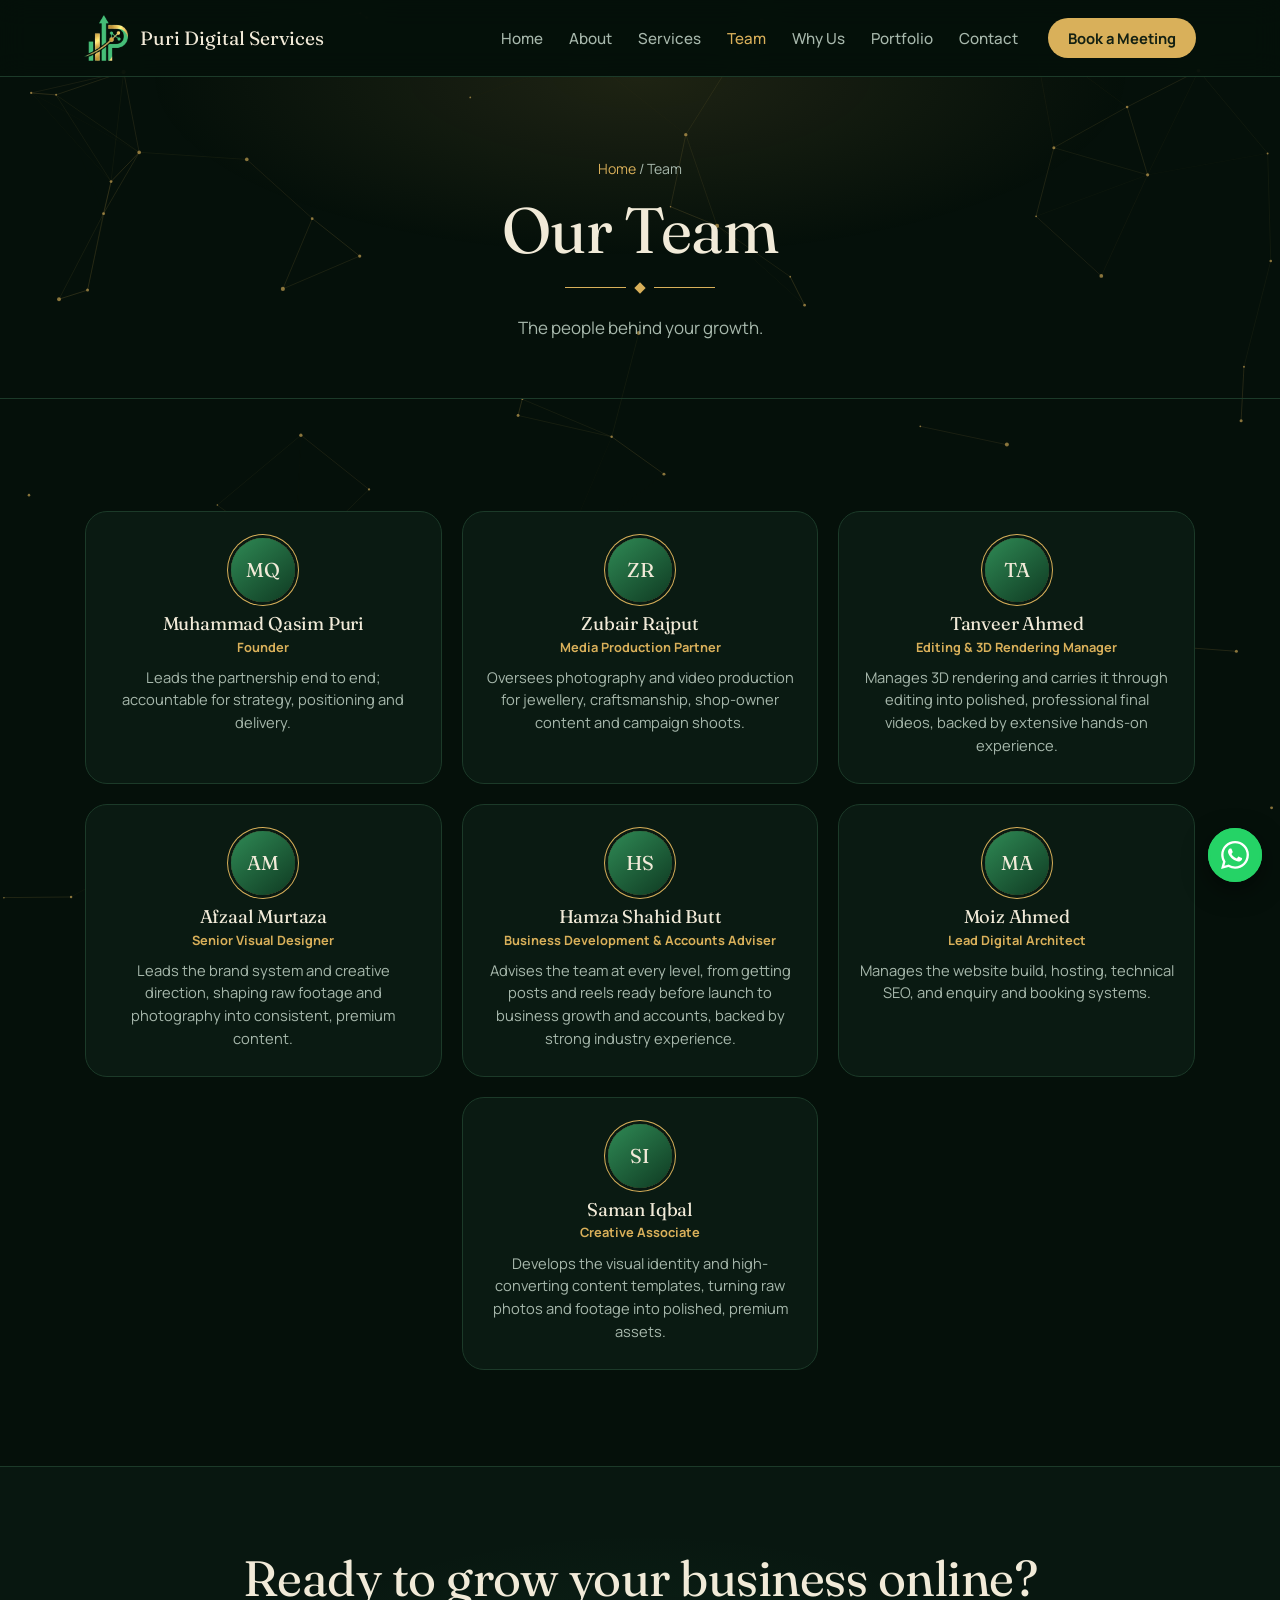
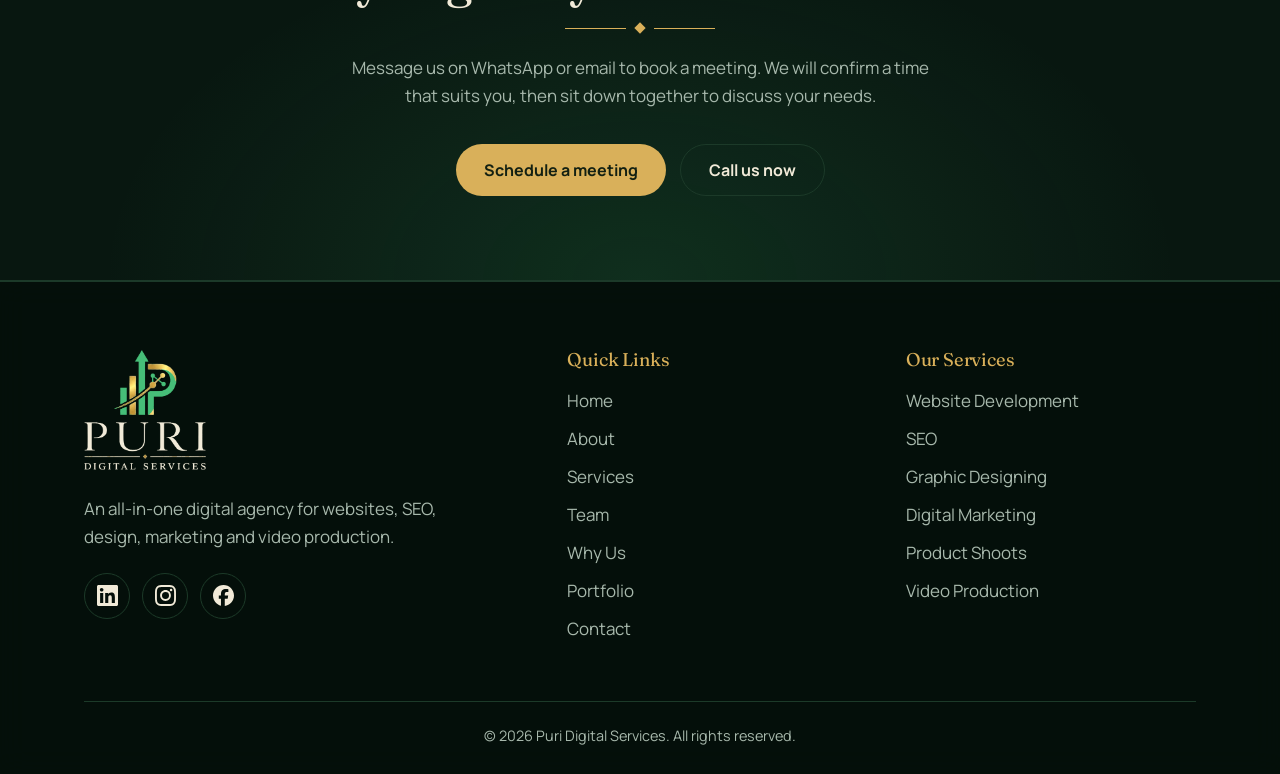
<file: team.html>
<!DOCTYPE html>
<html lang="en"><head><meta charset="utf-8">
<meta name="viewport" content="width=device-width, initial-scale=1, viewport-fit=cover">
<title>Our Team | Puri Digital Services</title>
<meta name="description" content="Meet the founder, designers, media producers, editors, business adviser and digital architect behind Puri Digital Services in Lahore.">
<link rel="canonical" href="https://www.puridigitalservices.com/team.html">
<meta name="robots" content="index, follow, max-image-preview:large">
<meta name="theme-color" content="#05100a">
<meta property="og:type" content="website"><meta property="og:site_name" content="Puri Digital Services">
<meta property="og:title" content="Our Team | Puri Digital Services"><meta property="og:description" content="Meet the founder, designers, media producers, editors, business adviser and digital architect behind Puri Digital Services in Lahore.">
<meta property="og:url" content="https://www.puridigitalservices.com/team.html"><meta property="og:image" content="https://www.puridigitalservices.com/assets/og-image.jpg">
<meta name="twitter:card" content="summary_large_image">
<link rel="icon" href="favicon.ico" sizes="any">
<link rel="icon" type="image/png" sizes="32x32" href="assets/favicon-32.png">
<link rel="icon" type="image/png" sizes="16x16" href="assets/favicon-16.png">
<link rel="icon" type="image/png" sizes="192x192" href="assets/favicon-192.png">
<link rel="apple-touch-icon" href="assets/apple-touch-icon.png">
<link rel="preconnect" href="https://fonts.googleapis.com"><link rel="preconnect" href="https://fonts.gstatic.com" crossorigin>
<link href="https://fonts.googleapis.com/css2?family=Fraunces:opsz,wght@9..144,400;9..144,600&family=Manrope:wght@400;500;700&display=swap" rel="stylesheet">
<link rel="stylesheet" href="style.css">

<script type="application/ld+json">{"@context":"https://schema.org","@type":"BreadcrumbList","itemListElement":[{"@type":"ListItem","position":1,"name":"Home","item":"https://www.puridigitalservices.com/"},{"@type":"ListItem","position":2,"name":"Team","item":"https://www.puridigitalservices.com/team.html"}]}</script>
</head><body>
<header><div class="wrap nav">
 <a class="brand" href="index.html"><img src="assets/logo-icon.png" alt="Puri Digital Services logo"><span>Puri Digital Services</span></a>
 <div class="right"><nav aria-label="Main"><ul><li><a class="l" href="index.html" data-page="index">Home</a></li><li><a class="l" href="about.html" data-page="about">About</a></li><li><a class="l" href="services.html" data-page="services">Services</a></li><li><a class="l" href="team.html" data-page="team">Team</a></li><li><a class="l" href="why-us.html" data-page="why-us">Why Us</a></li><li><a class="l" href="portfolio/index.html" data-page="portfolio">Portfolio</a></li><li><a class="l" href="contact.html" data-page="contact">Contact</a></li><li class="mcta"><a class="btn sm" href="contact.html#book" data-open>Book a Meeting</a></li></ul></nav><a class="btn sm" href="contact.html#book" data-open>Book a Meeting</a></div>
 <button class="menu" aria-expanded="false" aria-label="Open menu">Menu</button></div></header>
<main id="top"><section class="pagehero"><div class="wrap"><p class="crumb"><a href="index.html">Home</a> / Team</p><h1>Our Team</h1><div class="dia"><i></i></div><p class="lead">The people behind your growth.</p></div></section><section><div class="wrap"><div class="team"><div class="card"><div class="av">MQ</div><h3>Muhammad Qasim Puri</h3><span class="role">Founder</span><p>Leads the partnership end to end; accountable for strategy, positioning and delivery.</p></div><div class="card"><div class="av">ZR</div><h3>Zubair Rajput</h3><span class="role">Media Production Partner</span><p>Oversees photography and video production for jewellery, craftsmanship, shop-owner content and campaign shoots.</p></div><div class="card"><div class="av">TA</div><h3>Tanveer Ahmed</h3><span class="role">Editing &amp; 3D Rendering Manager</span><p>Manages 3D rendering and carries it through editing into polished, professional final videos, backed by extensive hands-on experience.</p></div><div class="card"><div class="av">AM</div><h3>Afzaal Murtaza</h3><span class="role">Senior Visual Designer</span><p>Leads the brand system and creative direction, shaping raw footage and photography into consistent, premium content.</p></div><div class="card"><div class="av">HS</div><h3>Hamza Shahid Butt</h3><span class="role">Business Development &amp; Accounts Adviser</span><p>Advises the team at every level, from getting posts and reels ready before launch to business growth and accounts, backed by strong industry experience.</p></div><div class="card"><div class="av">MA</div><h3>Moiz Ahmed</h3><span class="role">Lead Digital Architect</span><p>Manages the website build, hosting, technical SEO, and enquiry and booking systems.</p></div><div class="card"><div class="av">SI</div><h3>Saman Iqbal</h3><span class="role">Creative Associate</span><p>Develops the visual identity and high-converting content templates, turning raw photos and footage into polished, premium assets.</p></div></div></div></section><section class="ctab"><div class="wrap"><h2>Ready to grow your business online?</h2><div class="dia"><i></i></div><p class="lead">Message us on WhatsApp or email to book a meeting. We will confirm a time that suits you, then sit down together to discuss your needs.</p><div class="cta" style="margin-top:34px"><a class="btn" href="contact.html#book" data-open>Schedule a meeting</a><a class="btn o" href="tel:+923155553257">Call us now</a></div></div></section></main>
<footer><div class="wrap"><div class="fg">
 <div class="fb"><img src="assets/logo-full.png" alt="Puri Digital Services"><p class="tag">An all-in-one digital agency for websites, SEO, design, marketing and video production.</p>
 <div class="soc">
 <a href="https://www.linkedin.com/company/puri-digital-services/" target="_blank" rel="noopener" aria-label="LinkedIn"><svg class="i b" aria-hidden="true"><use href="#li"/></svg></a>
 <a href="https://www.instagram.com/puri_digital_services/" target="_blank" rel="noopener" aria-label="Instagram"><svg class="i b" aria-hidden="true"><use href="#ig"/></svg></a>
 <a href="https://web.facebook.com/profile.php?id=61594775229561" target="_blank" rel="noopener" aria-label="Facebook"><svg class="i b" aria-hidden="true"><use href="#fb"/></svg></a></div></div>
 <div><h4>Quick Links</h4><ul><li><a href="index.html">Home</a></li><li><a href="about.html">About</a></li><li><a href="services.html">Services</a></li><li><a href="team.html">Team</a></li><li><a href="why-us.html">Why Us</a></li><li><a href="portfolio/index.html">Portfolio</a></li><li><a href="contact.html">Contact</a></li></ul></div>
 <div><h4>Our Services</h4><ul><li><a href="services.html#web">Website Development</a></li><li><a href="services.html#seo">SEO</a></li><li><a href="services.html#design">Graphic Designing</a></li><li><a href="services.html#marketing">Digital Marketing</a></li><li><a href="services.html#product">Product Shoots</a></li><li><a href="services.html#video">Video Production</a></li></ul></div>
 </div><div class="fbot">© <span class="y"></span> Puri Digital Services. All rights reserved.</div></div></footer><a class="wafab" href="https://wa.me/923155553257?text=Hello%20Puri%20Digital%20Services%2C%0A%0AI%20would%20like%20to%20book%20a%20meeting%20to%20discuss%20my%20project.%0A%0AName%3A%0AService%20needed%3A%0APreferred%20day%20and%20time%3A%0A%0AKindly%20confirm%20a%20suitable%20time.%20Thank%20you." target="_blank" rel="noopener" aria-label="Chat with us on WhatsApp"><svg class="i b" aria-hidden="true"><use href="#wa"/></svg></a><svg width="0" height="0" style="position:absolute" aria-hidden="true"><defs><symbol id="i-web" viewBox="0 0 24 24"><rect width="20" height="14" x="2" y="3" rx="2" />
  <line x1="8" x2="16" y1="21" y2="21" />
  <line x1="12" x2="12" y1="17" y2="21" /></symbol><symbol id="i-seo" viewBox="0 0 24 24"><path d="m21 21-4.34-4.34" />
  <circle cx="11" cy="11" r="8" /></symbol><symbol id="pen" viewBox="0 0 24 24"><path d="m18 13-.654-4.736a4 4 0 00-2.756-3.266l-9.163-2.9a2 2 0 00-2.017.493l-.82.819a2 2 0 00-.492 2.017l2.9 9.163a4 4 0 003.266 2.756L13 18" />
  <path d="M18.648 12.352a1.205 1.205 0 011.704 0l1.296 1.296a1.205 1.205 0 010 1.704l-6.296 6.296a1.205 1.205 0 01-1.704 0l-1.296-1.296a1.205 1.205 0 010-1.704z" />
  <path d="m3 3 6.586 6.586" />
  <circle cx="11" cy="11" r="2" /></symbol><symbol id="mkt" viewBox="0 0 24 24"><circle cx="12" cy="12" r="10" />
  <circle cx="12" cy="12" r="6" />
  <circle cx="12" cy="12" r="2" /></symbol><symbol id="cam" viewBox="0 0 24 24"><path d="M13.997 4a2 2 0 0 1 1.76 1.05l.486.9A2 2 0 0 0 18.003 7H20a2 2 0 0 1 2 2v9a2 2 0 0 1-2 2H4a2 2 0 0 1-2-2V9a2 2 0 0 1 2-2h1.997a2 2 0 0 0 1.759-1.048l.489-.904A2 2 0 0 1 10.004 4z" />
  <circle cx="12" cy="13" r="3" /></symbol><symbol id="vid" viewBox="0 0 24 24"><path d="m12.296 3.464 3.02 3.956" />
  <path d="M20.2 6 3 11l-.9-2.4c-.3-1.1.3-2.2 1.3-2.5l13.5-4c1.1-.3 2.2.3 2.5 1.3z" />
  <path d="M3 11h18v8a2 2 0 0 1-2 2H5a2 2 0 0 1-2-2z" />
  <path d="m6.18 5.276 3.1 3.899" /></symbol><symbol id="price" viewBox="0 0 24 24"><path d="M3.85 8.62a4 4 0 0 1 4.78-4.77 4 4 0 0 1 6.74 0 4 4 0 0 1 4.78 4.78 4 4 0 0 1 0 6.74 4 4 0 0 1-4.77 4.78 4 4 0 0 1-6.75 0 4 4 0 0 1-4.78-4.77 4 4 0 0 1 0-6.76Z" />
  <path d="M16 8h-6a2 2 0 1 0 0 4h4a2 2 0 1 1 0 4H8" />
  <path d="M12 18V6" /></symbol><symbol id="fast" viewBox="0 0 24 24"><path d="M15.914 4a1.5 1.5 0 00-2.474-1.561l-9 9A1.5 1.5 0 005.5 14h4.002a.5.5 0 01.471.666L8.086 20a1.5 1.5 0 002.475 1.56l9-9A1.5 1.5 0 0018.5 10h-3.997a.5.5 0 01-.472-.667z" /></symbol><symbol id="sup" viewBox="0 0 24 24"><path d="M3 11h3a2 2 0 0 1 2 2v3a2 2 0 0 1-2 2H5a2 2 0 0 1-2-2v-5Zm0 0a9 9 0 1 1 18 0m0 0v5a2 2 0 0 1-2 2h-1a2 2 0 0 1-2-2v-3a2 2 0 0 1 2-2h3Z" />
  <path d="M21 16v2a4 4 0 0 1-4 4h-5" /></symbol><symbol id="all" viewBox="0 0 24 24"><path d="M12.83 2.18a2 2 0 0 0-1.66 0L2.6 6.08a1 1 0 0 0 0 1.83l8.58 3.91a2 2 0 0 0 1.66 0l8.58-3.9a1 1 0 0 0 0-1.83z" />
  <path d="M2 12a1 1 0 0 0 .58.91l8.6 3.91a2 2 0 0 0 1.65 0l8.58-3.9A1 1 0 0 0 22 12" />
  <path d="M2 17a1 1 0 0 0 .58.91l8.6 3.91a2 2 0 0 0 1.65 0l8.58-3.9A1 1 0 0 0 22 17" /></symbol><symbol id="pin" viewBox="0 0 24 24"><path d="M20 10c0 4.993-5.539 10.193-7.399 11.799a1 1 0 0 1-1.202 0C9.539 20.193 4 14.993 4 10a8 8 0 0 1 16 0" />
  <circle cx="12" cy="10" r="3" /></symbol><symbol id="mail" viewBox="0 0 24 24"><path d="m22 7-8.991 5.727a2 2 0 0 1-2.009 0L2 7" />
  <rect x="2" y="4" width="20" height="16" rx="2" /></symbol><symbol id="arr" viewBox="0 0 24 24"><path d="M5 12h14" />
  <path d="m12 5 7 7-7 7" /></symbol><symbol id="star" viewBox="0 0 24 24"><path d="M11.525 2.295a.53.53 0 0 1 .95 0l2.31 4.679a2.123 2.123 0 0 0 1.595 1.16l5.166.756a.53.53 0 0 1 .294.904l-3.736 3.638a2.123 2.123 0 0 0-.611 1.878l.882 5.14a.53.53 0 0 1-.771.56l-4.618-2.428a2.122 2.122 0 0 0-1.973 0L6.396 21.01a.53.53 0 0 1-.77-.56l.881-5.139a2.122 2.122 0 0 0-.611-1.879L2.16 9.795a.53.53 0 0 1 .294-.906l5.165-.755a2.122 2.122 0 0 0 1.597-1.16z" /></symbol><symbol id="li" viewBox="0 0 24 24"><path d="M20.447 20.452h-3.554v-5.569c0-1.328-.027-3.037-1.852-3.037-1.853 0-2.136 1.445-2.136 2.939v5.667H9.351V9h3.414v1.561h.046c.477-.9 1.637-1.85 3.37-1.85 3.601 0 4.267 2.37 4.267 5.455v6.286zM5.337 7.433c-1.144 0-2.063-.926-2.063-2.065 0-1.138.92-2.063 2.063-2.063 1.14 0 2.064.925 2.064 2.063 0 1.139-.925 2.065-2.064 2.065zm1.782 13.019H3.555V9h3.564v11.452zM22.225 0H1.771C.792 0 0 .774 0 1.729v20.542C0 23.227.792 24 1.771 24h20.451C23.2 24 24 23.227 24 22.271V1.729C24 .774 23.2 0 22.222 0h.003z"/></symbol><symbol id="ig" viewBox="0 0 24 24"><path d="M7.0301.084c-1.2768.0602-2.1487.264-2.911.5634-.7888.3075-1.4575.72-2.1228 1.3877-.6652.6677-1.075 1.3368-1.3802 2.127-.2954.7638-.4956 1.6365-.552 2.914-.0564 1.2775-.0689 1.6882-.0626 4.947.0062 3.2586.0206 3.6671.0825 4.9473.061 1.2765.264 2.1482.5635 2.9107.308.7889.72 1.4573 1.388 2.1228.6679.6655 1.3365 1.0743 2.1285 1.38.7632.295 1.6361.4961 2.9134.552 1.2773.056 1.6884.069 4.9462.0627 3.2578-.0062 3.668-.0207 4.9478-.0814 1.28-.0607 2.147-.2652 2.9098-.5633.7889-.3086 1.4578-.72 2.1228-1.3881.665-.6682 1.0745-1.3378 1.3795-2.1284.2957-.7632.4966-1.636.552-2.9124.056-1.2809.0692-1.6898.063-4.948-.0063-3.2583-.021-3.6668-.0817-4.9465-.0607-1.2797-.264-2.1487-.5633-2.9117-.3084-.7889-.72-1.4568-1.3876-2.1228C21.2982 1.33 20.628.9208 19.8378.6165 19.074.321 18.2017.1197 16.9244.0645 15.6471.0093 15.236-.005 11.977.0014 8.718.0076 8.31.0215 7.0301.0839m.1402 21.6932c-1.17-.0509-1.8053-.2453-2.2287-.408-.5606-.216-.96-.4771-1.3819-.895-.422-.4178-.6811-.8186-.9-1.378-.1644-.4234-.3624-1.058-.4171-2.228-.0595-1.2645-.072-1.6442-.079-4.848-.007-3.2037.0053-3.583.0607-4.848.05-1.169.2456-1.805.408-2.2282.216-.5613.4762-.96.895-1.3816.4188-.4217.8184-.6814 1.3783-.9003.423-.1651 1.0575-.3614 2.227-.4171 1.2655-.06 1.6447-.072 4.848-.079 3.2033-.007 3.5835.005 4.8495.0608 1.169.0508 1.8053.2445 2.228.408.5608.216.96.4754 1.3816.895.4217.4194.6816.8176.9005 1.3787.1653.4217.3617 1.056.4169 2.2263.0602 1.2655.0739 1.645.0796 4.848.0058 3.203-.0055 3.5834-.061 4.848-.051 1.17-.245 1.8055-.408 2.2294-.216.5604-.4763.96-.8954 1.3814-.419.4215-.8181.6811-1.3783.9-.4224.1649-1.0577.3617-2.2262.4174-1.2656.0595-1.6448.072-4.8493.079-3.2045.007-3.5825-.006-4.848-.0608M16.953 5.5864A1.44 1.44 0 1 0 18.39 4.144a1.44 1.44 0 0 0-1.437 1.4424M5.8385 12.012c.0067 3.4032 2.7706 6.1557 6.173 6.1493 3.4026-.0065 6.157-2.7701 6.1506-6.1733-.0065-3.4032-2.771-6.1565-6.174-6.1498-3.403.0067-6.156 2.771-6.1496 6.1738M8 12.0077a4 4 0 1 1 4.008 3.9921A3.9996 3.9996 0 0 1 8 12.0077"/></symbol><symbol id="fb" viewBox="0 0 24 24"><path d="M9.101 23.691v-7.98H6.627v-3.667h2.474v-1.58c0-4.085 1.848-5.978 5.858-5.978.401 0 .955.042 1.468.103a8.68 8.68 0 0 1 1.141.195v3.325a8.623 8.623 0 0 0-.653-.036 26.805 26.805 0 0 0-.733-.009c-.707 0-1.259.096-1.675.309a1.686 1.686 0 0 0-.679.622c-.258.42-.374.995-.374 1.752v1.297h3.919l-.386 2.103-.287 1.564h-3.246v8.245C19.396 23.238 24 18.179 24 12.044c0-6.627-5.373-12-12-12s-12 5.373-12 12c0 5.628 3.874 10.35 9.101 11.647Z"/></symbol><symbol id="wa" viewBox="0 0 24 24"><path d="M17.472 14.382c-.297-.149-1.758-.867-2.03-.967-.273-.099-.471-.148-.67.15-.197.297-.767.966-.94 1.164-.173.199-.347.223-.644.075-.297-.15-1.255-.463-2.39-1.475-.883-.788-1.48-1.761-1.653-2.059-.173-.297-.018-.458.13-.606.134-.133.298-.347.446-.52.149-.174.198-.298.298-.497.099-.198.05-.371-.025-.52-.075-.149-.669-1.612-.916-2.207-.242-.579-.487-.5-.669-.51-.173-.008-.371-.01-.57-.01-.198 0-.52.074-.792.372-.272.297-1.04 1.016-1.04 2.479 0 1.462 1.065 2.875 1.213 3.074.149.198 2.096 3.2 5.077 4.487.709.306 1.262.489 1.694.625.712.227 1.36.195 1.871.118.571-.085 1.758-.719 2.006-1.413.248-.694.248-1.289.173-1.413-.074-.124-.272-.198-.57-.347m-5.421 7.403h-.004a9.87 9.87 0 01-5.031-1.378l-.361-.214-3.741.982.998-3.648-.235-.374a9.86 9.86 0 01-1.51-5.26c.001-5.45 4.436-9.884 9.888-9.884 2.64 0 5.122 1.03 6.988 2.898a9.825 9.825 0 012.893 6.994c-.003 5.45-4.437 9.884-9.885 9.884m8.413-18.297A11.815 11.815 0 0012.05 0C5.495 0 .16 5.335.157 11.892c0 2.096.547 4.142 1.588 5.945L.057 24l6.305-1.654a11.882 11.882 0 005.683 1.448h.005c6.554 0 11.89-5.335 11.893-11.893a11.821 11.821 0 00-3.48-8.413Z"/></symbol></defs></svg>
<script src="main.js"></script></body></html>
</file>
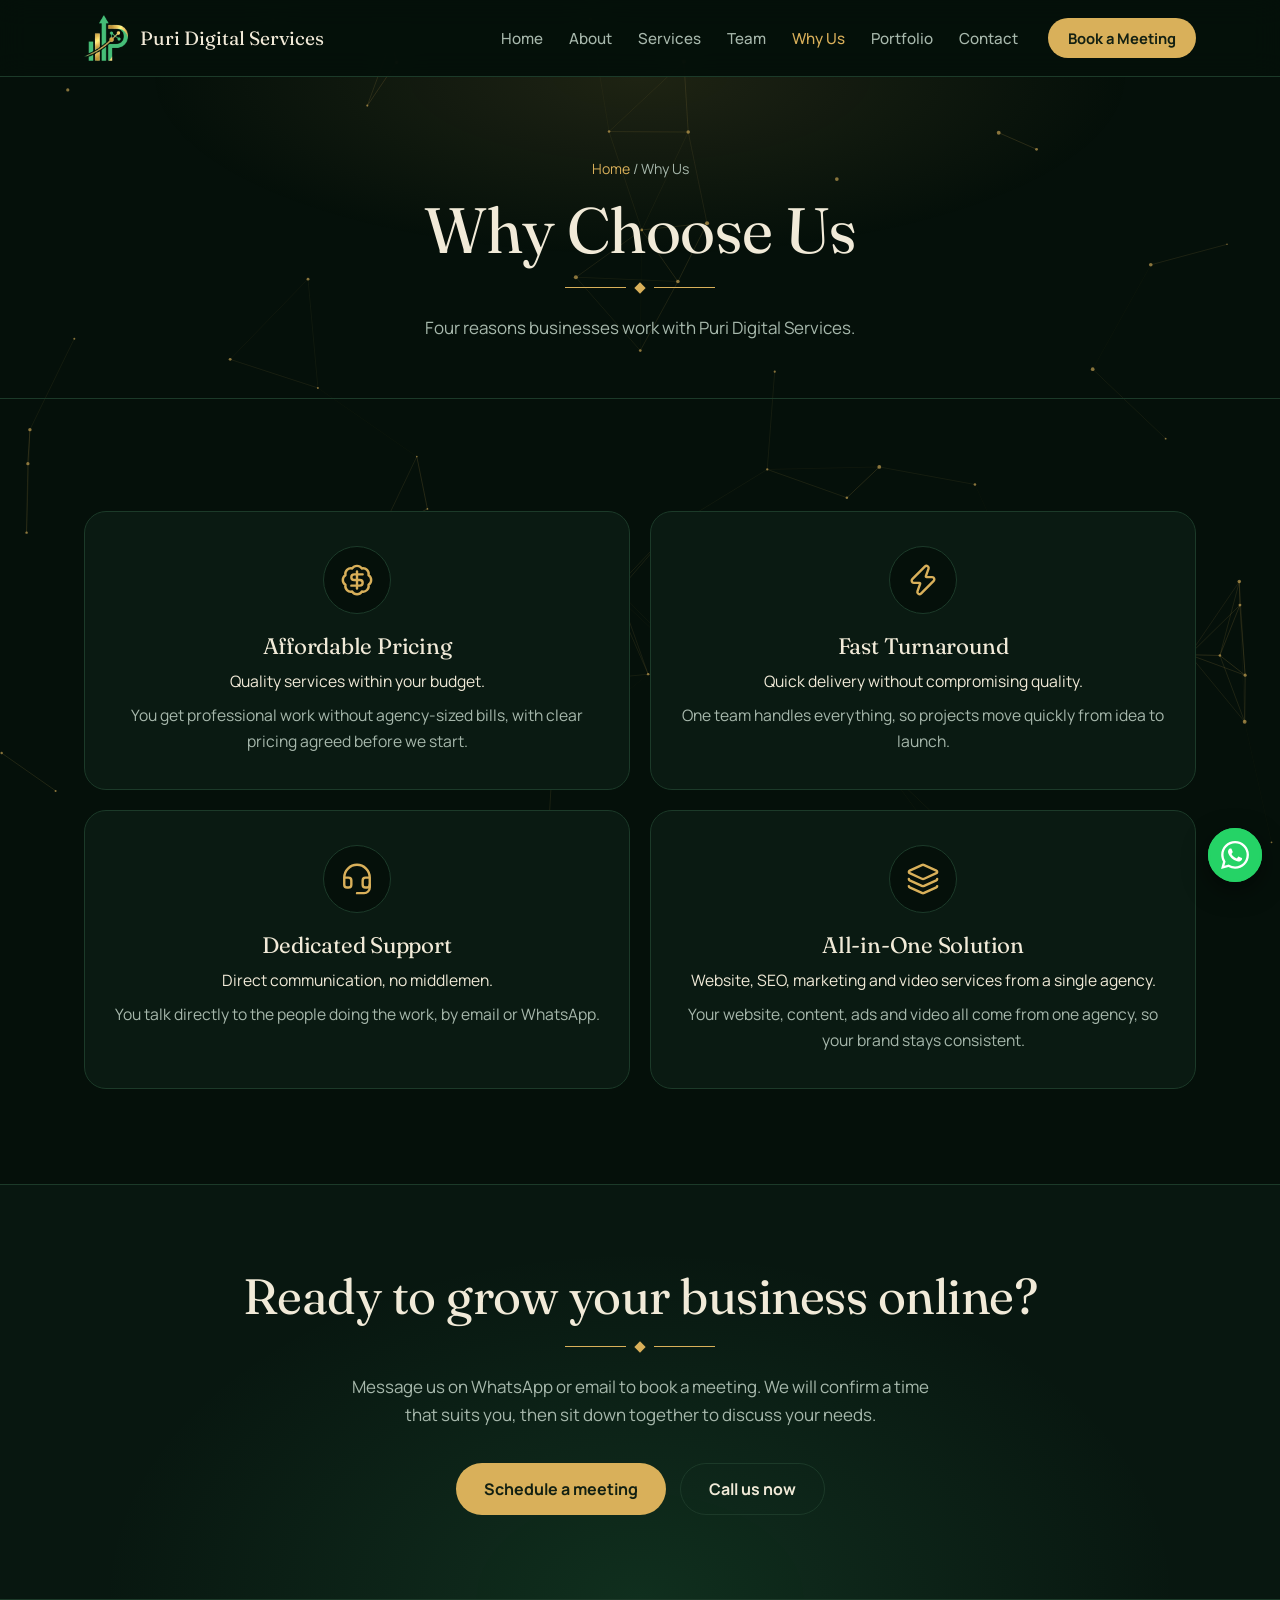
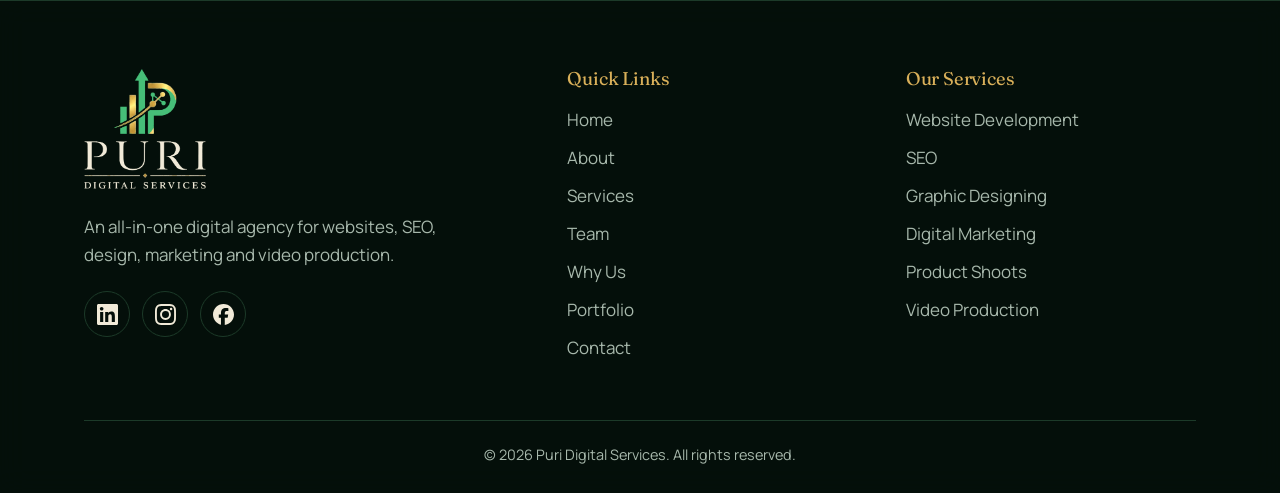
<file: why-us.html>
<!DOCTYPE html>
<html lang="en"><head><meta charset="utf-8">
<meta name="viewport" content="width=device-width, initial-scale=1, viewport-fit=cover">
<title>Why Choose Us | Affordable, Fast and All-in-One Digital Agency</title>
<meta name="description" content="Affordable pricing, fast turnaround, direct support and one agency for website, SEO, marketing and video. See why clients choose Puri Digital Services.">
<link rel="canonical" href="https://www.puridigitalservices.com/why-us.html">
<meta name="robots" content="index, follow, max-image-preview:large">
<meta name="theme-color" content="#05100a">
<meta property="og:type" content="website"><meta property="og:site_name" content="Puri Digital Services">
<meta property="og:title" content="Why Choose Us | Affordable, Fast and All-in-One Digital Agency"><meta property="og:description" content="Affordable pricing, fast turnaround, direct support and one agency for website, SEO, marketing and video. See why clients choose Puri Digital Services.">
<meta property="og:url" content="https://www.puridigitalservices.com/why-us.html"><meta property="og:image" content="https://www.puridigitalservices.com/assets/og-image.jpg">
<meta name="twitter:card" content="summary_large_image">
<link rel="icon" href="favicon.ico" sizes="any">
<link rel="icon" type="image/png" sizes="32x32" href="assets/favicon-32.png">
<link rel="icon" type="image/png" sizes="16x16" href="assets/favicon-16.png">
<link rel="icon" type="image/png" sizes="192x192" href="assets/favicon-192.png">
<link rel="apple-touch-icon" href="assets/apple-touch-icon.png">
<link rel="preconnect" href="https://fonts.googleapis.com"><link rel="preconnect" href="https://fonts.gstatic.com" crossorigin>
<link href="https://fonts.googleapis.com/css2?family=Fraunces:opsz,wght@9..144,400;9..144,600&family=Manrope:wght@400;500;700&display=swap" rel="stylesheet">
<link rel="stylesheet" href="style.css">

<script type="application/ld+json">{"@context":"https://schema.org","@type":"BreadcrumbList","itemListElement":[{"@type":"ListItem","position":1,"name":"Home","item":"https://www.puridigitalservices.com/"},{"@type":"ListItem","position":2,"name":"Why Us","item":"https://www.puridigitalservices.com/why-us.html"}]}</script>
</head><body>
<header><div class="wrap nav">
 <a class="brand" href="index.html"><img src="assets/logo-icon.png" alt="Puri Digital Services logo"><span>Puri Digital Services</span></a>
 <div class="right"><nav aria-label="Main"><ul><li><a class="l" href="index.html" data-page="index">Home</a></li><li><a class="l" href="about.html" data-page="about">About</a></li><li><a class="l" href="services.html" data-page="services">Services</a></li><li><a class="l" href="team.html" data-page="team">Team</a></li><li><a class="l" href="why-us.html" data-page="why-us">Why Us</a></li><li><a class="l" href="portfolio/index.html" data-page="portfolio">Portfolio</a></li><li><a class="l" href="contact.html" data-page="contact">Contact</a></li><li class="mcta"><a class="btn sm" href="contact.html#book" data-open>Book a Meeting</a></li></ul></nav><a class="btn sm" href="contact.html#book" data-open>Book a Meeting</a></div>
 <button class="menu" aria-expanded="false" aria-label="Open menu">Menu</button></div></header>
<main id="top"><section class="pagehero"><div class="wrap"><p class="crumb"><a href="index.html">Home</a> / Why Us</p><h1>Why Choose Us</h1><div class="dia"><i></i></div><p class="lead">Four reasons businesses work with Puri Digital Services.</p></div></section><section><div class="wrap"><div class="grid g2 svc2"><div class="card"><div class="ic"><svg class="i" aria-hidden="true"><use href="#price"/></svg></div><h3>Affordable Pricing</h3><p style="color:var(--ivory);margin-bottom:8px">Quality services within your budget.</p><p>You get professional work without agency-sized bills, with clear pricing agreed before we start.</p></div><div class="card"><div class="ic"><svg class="i" aria-hidden="true"><use href="#fast"/></svg></div><h3>Fast Turnaround</h3><p style="color:var(--ivory);margin-bottom:8px">Quick delivery without compromising quality.</p><p>One team handles everything, so projects move quickly from idea to launch.</p></div><div class="card"><div class="ic"><svg class="i" aria-hidden="true"><use href="#sup"/></svg></div><h3>Dedicated Support</h3><p style="color:var(--ivory);margin-bottom:8px">Direct communication, no middlemen.</p><p>You talk directly to the people doing the work, by email or WhatsApp.</p></div><div class="card"><div class="ic"><svg class="i" aria-hidden="true"><use href="#all"/></svg></div><h3>All-in-One Solution</h3><p style="color:var(--ivory);margin-bottom:8px">Website, SEO, marketing and video services from a single agency.</p><p>Your website, content, ads and video all come from one agency, so your brand stays consistent.</p></div></div></div></section><section class="ctab"><div class="wrap"><h2>Ready to grow your business online?</h2><div class="dia"><i></i></div><p class="lead">Message us on WhatsApp or email to book a meeting. We will confirm a time that suits you, then sit down together to discuss your needs.</p><div class="cta" style="margin-top:34px"><a class="btn" href="contact.html#book" data-open>Schedule a meeting</a><a class="btn o" href="tel:+923155553257">Call us now</a></div></div></section></main>
<footer><div class="wrap"><div class="fg">
 <div class="fb"><img src="assets/logo-full.png" alt="Puri Digital Services"><p class="tag">An all-in-one digital agency for websites, SEO, design, marketing and video production.</p>
 <div class="soc">
 <a href="https://www.linkedin.com/company/puri-digital-services/" target="_blank" rel="noopener" aria-label="LinkedIn"><svg class="i b" aria-hidden="true"><use href="#li"/></svg></a>
 <a href="https://www.instagram.com/puri_digital_services/" target="_blank" rel="noopener" aria-label="Instagram"><svg class="i b" aria-hidden="true"><use href="#ig"/></svg></a>
 <a href="https://web.facebook.com/profile.php?id=61594775229561" target="_blank" rel="noopener" aria-label="Facebook"><svg class="i b" aria-hidden="true"><use href="#fb"/></svg></a></div></div>
 <div><h4>Quick Links</h4><ul><li><a href="index.html">Home</a></li><li><a href="about.html">About</a></li><li><a href="services.html">Services</a></li><li><a href="team.html">Team</a></li><li><a href="why-us.html">Why Us</a></li><li><a href="portfolio/index.html">Portfolio</a></li><li><a href="contact.html">Contact</a></li></ul></div>
 <div><h4>Our Services</h4><ul><li><a href="services.html#web">Website Development</a></li><li><a href="services.html#seo">SEO</a></li><li><a href="services.html#design">Graphic Designing</a></li><li><a href="services.html#marketing">Digital Marketing</a></li><li><a href="services.html#product">Product Shoots</a></li><li><a href="services.html#video">Video Production</a></li></ul></div>
 </div><div class="fbot">© <span class="y"></span> Puri Digital Services. All rights reserved.</div></div></footer><a class="wafab" href="https://wa.me/923155553257?text=Hello%20Puri%20Digital%20Services%2C%0A%0AI%20would%20like%20to%20book%20a%20meeting%20to%20discuss%20my%20project.%0A%0AName%3A%0AService%20needed%3A%0APreferred%20day%20and%20time%3A%0A%0AKindly%20confirm%20a%20suitable%20time.%20Thank%20you." target="_blank" rel="noopener" aria-label="Chat with us on WhatsApp"><svg class="i b" aria-hidden="true"><use href="#wa"/></svg></a><svg width="0" height="0" style="position:absolute" aria-hidden="true"><defs><symbol id="i-web" viewBox="0 0 24 24"><rect width="20" height="14" x="2" y="3" rx="2" />
  <line x1="8" x2="16" y1="21" y2="21" />
  <line x1="12" x2="12" y1="17" y2="21" /></symbol><symbol id="i-seo" viewBox="0 0 24 24"><path d="m21 21-4.34-4.34" />
  <circle cx="11" cy="11" r="8" /></symbol><symbol id="pen" viewBox="0 0 24 24"><path d="m18 13-.654-4.736a4 4 0 00-2.756-3.266l-9.163-2.9a2 2 0 00-2.017.493l-.82.819a2 2 0 00-.492 2.017l2.9 9.163a4 4 0 003.266 2.756L13 18" />
  <path d="M18.648 12.352a1.205 1.205 0 011.704 0l1.296 1.296a1.205 1.205 0 010 1.704l-6.296 6.296a1.205 1.205 0 01-1.704 0l-1.296-1.296a1.205 1.205 0 010-1.704z" />
  <path d="m3 3 6.586 6.586" />
  <circle cx="11" cy="11" r="2" /></symbol><symbol id="mkt" viewBox="0 0 24 24"><circle cx="12" cy="12" r="10" />
  <circle cx="12" cy="12" r="6" />
  <circle cx="12" cy="12" r="2" /></symbol><symbol id="cam" viewBox="0 0 24 24"><path d="M13.997 4a2 2 0 0 1 1.76 1.05l.486.9A2 2 0 0 0 18.003 7H20a2 2 0 0 1 2 2v9a2 2 0 0 1-2 2H4a2 2 0 0 1-2-2V9a2 2 0 0 1 2-2h1.997a2 2 0 0 0 1.759-1.048l.489-.904A2 2 0 0 1 10.004 4z" />
  <circle cx="12" cy="13" r="3" /></symbol><symbol id="vid" viewBox="0 0 24 24"><path d="m12.296 3.464 3.02 3.956" />
  <path d="M20.2 6 3 11l-.9-2.4c-.3-1.1.3-2.2 1.3-2.5l13.5-4c1.1-.3 2.2.3 2.5 1.3z" />
  <path d="M3 11h18v8a2 2 0 0 1-2 2H5a2 2 0 0 1-2-2z" />
  <path d="m6.18 5.276 3.1 3.899" /></symbol><symbol id="price" viewBox="0 0 24 24"><path d="M3.85 8.62a4 4 0 0 1 4.78-4.77 4 4 0 0 1 6.74 0 4 4 0 0 1 4.78 4.78 4 4 0 0 1 0 6.74 4 4 0 0 1-4.77 4.78 4 4 0 0 1-6.75 0 4 4 0 0 1-4.78-4.77 4 4 0 0 1 0-6.76Z" />
  <path d="M16 8h-6a2 2 0 1 0 0 4h4a2 2 0 1 1 0 4H8" />
  <path d="M12 18V6" /></symbol><symbol id="fast" viewBox="0 0 24 24"><path d="M15.914 4a1.5 1.5 0 00-2.474-1.561l-9 9A1.5 1.5 0 005.5 14h4.002a.5.5 0 01.471.666L8.086 20a1.5 1.5 0 002.475 1.56l9-9A1.5 1.5 0 0018.5 10h-3.997a.5.5 0 01-.472-.667z" /></symbol><symbol id="sup" viewBox="0 0 24 24"><path d="M3 11h3a2 2 0 0 1 2 2v3a2 2 0 0 1-2 2H5a2 2 0 0 1-2-2v-5Zm0 0a9 9 0 1 1 18 0m0 0v5a2 2 0 0 1-2 2h-1a2 2 0 0 1-2-2v-3a2 2 0 0 1 2-2h3Z" />
  <path d="M21 16v2a4 4 0 0 1-4 4h-5" /></symbol><symbol id="all" viewBox="0 0 24 24"><path d="M12.83 2.18a2 2 0 0 0-1.66 0L2.6 6.08a1 1 0 0 0 0 1.83l8.58 3.91a2 2 0 0 0 1.66 0l8.58-3.9a1 1 0 0 0 0-1.83z" />
  <path d="M2 12a1 1 0 0 0 .58.91l8.6 3.91a2 2 0 0 0 1.65 0l8.58-3.9A1 1 0 0 0 22 12" />
  <path d="M2 17a1 1 0 0 0 .58.91l8.6 3.91a2 2 0 0 0 1.65 0l8.58-3.9A1 1 0 0 0 22 17" /></symbol><symbol id="pin" viewBox="0 0 24 24"><path d="M20 10c0 4.993-5.539 10.193-7.399 11.799a1 1 0 0 1-1.202 0C9.539 20.193 4 14.993 4 10a8 8 0 0 1 16 0" />
  <circle cx="12" cy="10" r="3" /></symbol><symbol id="mail" viewBox="0 0 24 24"><path d="m22 7-8.991 5.727a2 2 0 0 1-2.009 0L2 7" />
  <rect x="2" y="4" width="20" height="16" rx="2" /></symbol><symbol id="arr" viewBox="0 0 24 24"><path d="M5 12h14" />
  <path d="m12 5 7 7-7 7" /></symbol><symbol id="star" viewBox="0 0 24 24"><path d="M11.525 2.295a.53.53 0 0 1 .95 0l2.31 4.679a2.123 2.123 0 0 0 1.595 1.16l5.166.756a.53.53 0 0 1 .294.904l-3.736 3.638a2.123 2.123 0 0 0-.611 1.878l.882 5.14a.53.53 0 0 1-.771.56l-4.618-2.428a2.122 2.122 0 0 0-1.973 0L6.396 21.01a.53.53 0 0 1-.77-.56l.881-5.139a2.122 2.122 0 0 0-.611-1.879L2.16 9.795a.53.53 0 0 1 .294-.906l5.165-.755a2.122 2.122 0 0 0 1.597-1.16z" /></symbol><symbol id="li" viewBox="0 0 24 24"><path d="M20.447 20.452h-3.554v-5.569c0-1.328-.027-3.037-1.852-3.037-1.853 0-2.136 1.445-2.136 2.939v5.667H9.351V9h3.414v1.561h.046c.477-.9 1.637-1.85 3.37-1.85 3.601 0 4.267 2.37 4.267 5.455v6.286zM5.337 7.433c-1.144 0-2.063-.926-2.063-2.065 0-1.138.92-2.063 2.063-2.063 1.14 0 2.064.925 2.064 2.063 0 1.139-.925 2.065-2.064 2.065zm1.782 13.019H3.555V9h3.564v11.452zM22.225 0H1.771C.792 0 0 .774 0 1.729v20.542C0 23.227.792 24 1.771 24h20.451C23.2 24 24 23.227 24 22.271V1.729C24 .774 23.2 0 22.222 0h.003z"/></symbol><symbol id="ig" viewBox="0 0 24 24"><path d="M7.0301.084c-1.2768.0602-2.1487.264-2.911.5634-.7888.3075-1.4575.72-2.1228 1.3877-.6652.6677-1.075 1.3368-1.3802 2.127-.2954.7638-.4956 1.6365-.552 2.914-.0564 1.2775-.0689 1.6882-.0626 4.947.0062 3.2586.0206 3.6671.0825 4.9473.061 1.2765.264 2.1482.5635 2.9107.308.7889.72 1.4573 1.388 2.1228.6679.6655 1.3365 1.0743 2.1285 1.38.7632.295 1.6361.4961 2.9134.552 1.2773.056 1.6884.069 4.9462.0627 3.2578-.0062 3.668-.0207 4.9478-.0814 1.28-.0607 2.147-.2652 2.9098-.5633.7889-.3086 1.4578-.72 2.1228-1.3881.665-.6682 1.0745-1.3378 1.3795-2.1284.2957-.7632.4966-1.636.552-2.9124.056-1.2809.0692-1.6898.063-4.948-.0063-3.2583-.021-3.6668-.0817-4.9465-.0607-1.2797-.264-2.1487-.5633-2.9117-.3084-.7889-.72-1.4568-1.3876-2.1228C21.2982 1.33 20.628.9208 19.8378.6165 19.074.321 18.2017.1197 16.9244.0645 15.6471.0093 15.236-.005 11.977.0014 8.718.0076 8.31.0215 7.0301.0839m.1402 21.6932c-1.17-.0509-1.8053-.2453-2.2287-.408-.5606-.216-.96-.4771-1.3819-.895-.422-.4178-.6811-.8186-.9-1.378-.1644-.4234-.3624-1.058-.4171-2.228-.0595-1.2645-.072-1.6442-.079-4.848-.007-3.2037.0053-3.583.0607-4.848.05-1.169.2456-1.805.408-2.2282.216-.5613.4762-.96.895-1.3816.4188-.4217.8184-.6814 1.3783-.9003.423-.1651 1.0575-.3614 2.227-.4171 1.2655-.06 1.6447-.072 4.848-.079 3.2033-.007 3.5835.005 4.8495.0608 1.169.0508 1.8053.2445 2.228.408.5608.216.96.4754 1.3816.895.4217.4194.6816.8176.9005 1.3787.1653.4217.3617 1.056.4169 2.2263.0602 1.2655.0739 1.645.0796 4.848.0058 3.203-.0055 3.5834-.061 4.848-.051 1.17-.245 1.8055-.408 2.2294-.216.5604-.4763.96-.8954 1.3814-.419.4215-.8181.6811-1.3783.9-.4224.1649-1.0577.3617-2.2262.4174-1.2656.0595-1.6448.072-4.8493.079-3.2045.007-3.5825-.006-4.848-.0608M16.953 5.5864A1.44 1.44 0 1 0 18.39 4.144a1.44 1.44 0 0 0-1.437 1.4424M5.8385 12.012c.0067 3.4032 2.7706 6.1557 6.173 6.1493 3.4026-.0065 6.157-2.7701 6.1506-6.1733-.0065-3.4032-2.771-6.1565-6.174-6.1498-3.403.0067-6.156 2.771-6.1496 6.1738M8 12.0077a4 4 0 1 1 4.008 3.9921A3.9996 3.9996 0 0 1 8 12.0077"/></symbol><symbol id="fb" viewBox="0 0 24 24"><path d="M9.101 23.691v-7.98H6.627v-3.667h2.474v-1.58c0-4.085 1.848-5.978 5.858-5.978.401 0 .955.042 1.468.103a8.68 8.68 0 0 1 1.141.195v3.325a8.623 8.623 0 0 0-.653-.036 26.805 26.805 0 0 0-.733-.009c-.707 0-1.259.096-1.675.309a1.686 1.686 0 0 0-.679.622c-.258.42-.374.995-.374 1.752v1.297h3.919l-.386 2.103-.287 1.564h-3.246v8.245C19.396 23.238 24 18.179 24 12.044c0-6.627-5.373-12-12-12s-12 5.373-12 12c0 5.628 3.874 10.35 9.101 11.647Z"/></symbol><symbol id="wa" viewBox="0 0 24 24"><path d="M17.472 14.382c-.297-.149-1.758-.867-2.03-.967-.273-.099-.471-.148-.67.15-.197.297-.767.966-.94 1.164-.173.199-.347.223-.644.075-.297-.15-1.255-.463-2.39-1.475-.883-.788-1.48-1.761-1.653-2.059-.173-.297-.018-.458.13-.606.134-.133.298-.347.446-.52.149-.174.198-.298.298-.497.099-.198.05-.371-.025-.52-.075-.149-.669-1.612-.916-2.207-.242-.579-.487-.5-.669-.51-.173-.008-.371-.01-.57-.01-.198 0-.52.074-.792.372-.272.297-1.04 1.016-1.04 2.479 0 1.462 1.065 2.875 1.213 3.074.149.198 2.096 3.2 5.077 4.487.709.306 1.262.489 1.694.625.712.227 1.36.195 1.871.118.571-.085 1.758-.719 2.006-1.413.248-.694.248-1.289.173-1.413-.074-.124-.272-.198-.57-.347m-5.421 7.403h-.004a9.87 9.87 0 01-5.031-1.378l-.361-.214-3.741.982.998-3.648-.235-.374a9.86 9.86 0 01-1.51-5.26c.001-5.45 4.436-9.884 9.888-9.884 2.64 0 5.122 1.03 6.988 2.898a9.825 9.825 0 012.893 6.994c-.003 5.45-4.437 9.884-9.885 9.884m8.413-18.297A11.815 11.815 0 0012.05 0C5.495 0 .16 5.335.157 11.892c0 2.096.547 4.142 1.588 5.945L.057 24l6.305-1.654a11.882 11.882 0 005.683 1.448h.005c6.554 0 11.89-5.335 11.893-11.893a11.821 11.821 0 00-3.48-8.413Z"/></symbol></defs></svg>
<script src="main.js"></script></body></html>
</file>
<file: style.css>
:root{--bg:#05100a;--bg2:#0a1a12;--line:#1c3a29;--green:#46be78;--gold:#d9b05a;--ivory:#f1ead8;--mute:#a7b8ac}
*{box-sizing:border-box;margin:0}
html{scroll-behavior:smooth;scroll-padding-top:84px}
body{background:var(--bg);color:var(--ivory);font:400 1.0625rem/1.65 Manrope,system-ui,sans-serif;text-align:center;overflow-x:hidden}
h1,h2,h3,h4{font-family:Fraunces,Georgia,serif;font-weight:400;line-height:1.12;letter-spacing:-.01em}
a{color:inherit}ul{padding:0;list-style:none}
:focus-visible{outline:2px solid var(--gold);outline-offset:3px}
.wrap{max-width:1160px;margin:0 auto;padding:0 24px}
section{padding:96px 0}
h2{font-size:clamp(2rem,4.6vw,3.1rem)}
.dia{display:flex;align-items:center;justify-content:center;gap:10px;margin:18px auto 22px;width:150px}
.dia::before,.dia::after{content:"";height:1px;flex:1;background:var(--gold)}
.dia i{width:8px;height:8px;background:var(--gold);transform:rotate(45deg)}
.lead{color:var(--mute);max-width:58ch;margin:0 auto}
svg.i{width:1em;height:1em;fill:none;stroke:currentColor;stroke-width:1.7;stroke-linecap:round;stroke-linejoin:round;flex:none}
svg.b{fill:currentColor;stroke:none}
/* header: logo left, links right */
header{position:sticky;top:0;z-index:20;background:rgba(5,16,10,.88);backdrop-filter:blur(14px);border-bottom:1px solid var(--line);padding-top:env(safe-area-inset-top)}
.nav{display:flex;align-items:center;justify-content:space-between;gap:24px;height:76px}
.brand{display:flex;align-items:center;gap:12px;text-decoration:none;font:1.2rem Fraunces,serif;white-space:nowrap}
.brand img{height:46px;width:auto}
.right{display:flex;align-items:center;gap:30px}
.right ul{display:flex;gap:26px}
.right a.l{text-decoration:none;color:var(--mute);font-size:.95rem;font-weight:500;transition:color .2s}
.right a.l:hover,.right a.l[aria-current]{color:var(--gold)}
.mcta{display:none}
.menu{display:none;background:none;border:1px solid var(--line);color:var(--ivory);border-radius:10px;padding:8px 14px;font:inherit;cursor:pointer}
.btn{display:inline-flex;align-items:center;justify-content:center;gap:8px;background:var(--gold);color:#132012;text-decoration:none;padding:14px 28px;border-radius:999px;border:0;cursor:pointer;font:700 1rem Manrope,sans-serif;transition:transform .2s,box-shadow .2s}
.btn:hover{transform:translateY(-2px);box-shadow:0 10px 30px -8px rgba(217,176,90,.55)}
.btn.o{background:transparent;color:var(--ivory);border:1px solid var(--line)}
.btn.o:hover{border-color:var(--gold);box-shadow:none}
.btn.sm{padding:10px 20px;font-size:.92rem}
/* hero */
.hero{position:relative;min-height:calc(100svh - 76px);display:flex;align-items:flex-start;padding:84px 0 0;overflow:hidden;background:radial-gradient(60% 50% at 50% 28%,rgba(217,176,90,.13),transparent 70%)}
.hero .wrap{position:relative;z-index:2}
.hero h1{font-size:clamp(2.3rem,5.4vw,4.3rem);max-width:19ch;margin:0 auto 24px}
.hero h1 span{color:var(--gold);display:block}
.hero p{color:var(--mute);max-width:52ch;margin:0 auto 34px}
.cta{display:flex;gap:14px;justify-content:center;flex-wrap:wrap}
.bars{position:absolute;left:0;right:0;bottom:0;height:30%;display:flex;align-items:flex-end;gap:5px;padding:0 5px;z-index:1}
.bars i{flex:1;animation:rise 1.4s cubic-bezier(.2,.8,.2,1) both;transform-origin:bottom}
.bars b{display:block;height:100%;transform-origin:bottom;will-change:transform;background:linear-gradient(to top,rgba(70,190,120,0),rgba(70,190,120,.38));border-top:3px solid var(--green);border-radius:3px 3px 0 0}
.bars i:nth-child(3n) b{background:linear-gradient(to top,rgba(217,176,90,0),rgba(217,176,90,.32));border-color:var(--gold)}
@keyframes rise{from{transform:scaleY(0)}}
.abt{max-width:780px;margin:0 auto;color:var(--mute)}
/* cards */
.grid{display:grid;gap:20px;margin-top:48px}
.g3{grid-template-columns:repeat(3,1fr)}
.card{position:relative;padding:34px 26px;border:1px solid var(--line);border-radius:22px;background:var(--bg2);overflow:hidden}
.card::before{content:"";position:absolute;inset:0;background:radial-gradient(320px circle at var(--x,50%) var(--y,0%),rgba(217,176,90,.17),transparent 60%);opacity:0;transition:opacity .3s;pointer-events:none}
.card:hover::before{opacity:1}
.card>*{position:relative}
.ic{width:68px;height:68px;border-radius:50%;margin:0 auto 20px;display:grid;place-items:center;font-size:34px;color:var(--gold);border:1px solid var(--line);background:var(--bg)}
.card h3{font-size:1.4rem;margin-bottom:10px}
.card p,.card .t{color:var(--mute);font-size:.98rem}
.card a.t{display:block;text-decoration:none}.card a.t:hover{color:var(--gold)}
.alt{background:var(--bg2);border-block:1px solid var(--line)}
#services .card{background:var(--bg)}
/* team */
.team{display:flex;flex-wrap:wrap;justify-content:center;gap:20px;margin-top:48px}
.team .card{flex:0 1 calc(33.333% - 14px)}
.av{width:80px;height:80px;border-radius:50%;margin:0 auto 16px;display:grid;place-items:center;font:1.5rem Fraunces,serif;color:var(--ivory);background:linear-gradient(140deg,#2f8a55,#0f3a22);box-shadow:0 0 0 3px var(--bg2),0 0 0 4px var(--gold)}
.role{display:block;color:var(--gold);font-weight:700;font-size:.85rem;margin-bottom:12px}
/* why */
.why{display:grid;grid-template-columns:repeat(4,1fr);margin-top:48px}
.why>div{padding:6px 26px;border-right:1px solid var(--line)}
.why>div:last-child{border:0}
.why .ic{border-color:var(--gold);background:var(--bg2)}
.why h3{font-size:1.3rem;margin-bottom:8px}
.why p{color:var(--mute);font-size:.97rem}
/* work */
.thumb{position:relative;aspect-ratio:16/10;border-radius:14px;margin-bottom:20px;display:grid;place-items:center;border:1px solid var(--line);overflow:hidden;padding:30px 14px 0}
.thumb::before{content:"";position:absolute;left:0;right:0;top:0;height:26px;background:rgba(0,0,0,.35);border-bottom:1px solid var(--line)}
.thumb::after{content:"";position:absolute;left:12px;top:9px;width:8px;height:8px;border-radius:50%;background:#46be78;box-shadow:14px 0 #d9b05a,28px 0 #7a8f80}
.thumb span{font:1.55rem/1.15 Fraunces,serif;color:var(--ivory)}
.work{padding:20px 20px 30px}
.more{margin-top:44px}
.tabs{display:flex;gap:10px;justify-content:center;flex-wrap:wrap;margin:36px 0 10px}
.tabs button{background:transparent;border:1px solid var(--line);color:var(--mute);border-radius:999px;padding:9px 22px;font:600 .95rem Manrope,sans-serif;cursor:pointer;transition:.2s}
.tabs button:hover{color:var(--gold);border-color:var(--gold)}
.tabs button.on{background:var(--gold);color:#132012;border-color:var(--gold)}
.pg{margin-top:56px}.pg[hidden]{display:none}
.pg h2{font-size:2rem}
.empty{margin:36px auto 0;max-width:640px;border:1px dashed var(--line);border-radius:20px;padding:44px 24px;color:var(--mute)}
.empty .ic{margin-bottom:14px}
/* contact */
.cbox{margin-top:44px}
.note{margin-top:14px;color:var(--mute);font-size:.9rem}
/* footer: left aligned columns */
footer{background:var(--bg2);border-top:1px solid var(--line);padding:68px 0 calc(26px + env(safe-area-inset-bottom));text-align:left}
.fg{display:grid;grid-template-columns:1.5fr 1fr 1fr;gap:48px}
footer img{height:120px;width:auto;margin:0 0 16px}
footer .tag{color:var(--mute);max-width:36ch}
footer h4{font-size:1.15rem;color:var(--gold);margin-bottom:16px}
footer li{margin-bottom:10px}
footer li a{text-decoration:none;color:var(--mute)}footer li a:hover{color:var(--ivory)}
.soc{display:flex;gap:12px;margin-top:22px}
.soc a{width:46px;height:46px;border-radius:50%;display:grid;place-items:center;font-size:21px;border:1px solid var(--line);color:var(--ivory);transition:.2s}
.soc a:hover{color:#132012;background:var(--gold);border-color:var(--gold);transform:translateY(-3px)}
.fbot{margin-top:48px;padding-top:22px;border-top:1px solid var(--line);color:var(--mute);font-size:.9rem}
/* modal */
dialog{margin:auto;border:0;padding:0;background:transparent;color:inherit;width:min(940px,94vw);max-height:94vh;overflow:visible}
dialog::backdrop{background:rgba(2,8,5,.78);backdrop-filter:blur(7px)}
dialog[open]{animation:pop .35s cubic-bezier(.2,.8,.2,1)}
@keyframes pop{from{opacity:0;transform:translateY(24px) scale(.97)}}
.ma{padding:36px 30px;background:radial-gradient(120% 80% at 0% 0%,rgba(70,190,120,.22),transparent 60%),linear-gradient(200deg,#0d2a1b,#06130c);display:flex;flex-direction:column;align-items:center;justify-content:center;gap:18px;border-right:1px solid var(--line)}
.ma img{height:140px;width:auto}
.ma ol{list-style:none;padding:0;display:grid;gap:14px;text-align:left;color:var(--mute);font-size:.95rem;counter-reset:s}
.ma li{counter-increment:s;display:flex;gap:12px;align-items:flex-start}
.ma li::before{content:counter(s);flex:none;width:26px;height:26px;border-radius:50%;border:1px solid var(--gold);color:var(--gold);display:grid;place-items:center;font-size:.8rem;font-weight:700}
.x{position:absolute;top:14px;right:14px;width:38px;height:38px;border-radius:50%;background:transparent;border:1px solid var(--line);color:var(--ivory);font-size:1.1rem;cursor:pointer}
.x:hover{border-color:var(--gold);color:var(--gold)}
form{display:grid;gap:14px;text-align:left}
label{display:grid;gap:6px;font-size:.88rem;color:var(--mute);font-weight:500}
input,select,textarea{font:inherit;color:var(--ivory);background:var(--bg);border:1px solid var(--line);border-radius:12px;padding:12px 14px;width:100%}
select option{background:#0a1a12}
input:focus,select:focus,textarea:focus{outline:2px solid var(--gold);border-color:transparent}
textarea{min-height:100px;resize:vertical}
.row{display:grid;grid-template-columns:1fr 1fr;gap:14px}
.err{min-height:1.2em;color:#f0a08a;font-size:.9rem;text-align:center}
.ok{padding:50px 0;display:none}
.ok .tick{width:78px;height:78px;border-radius:50%;margin:0 auto 20px;display:grid;place-items:center;font-size:2.4rem;color:#132012;background:var(--green);animation:pop .5s}
.hp{position:absolute;left:-9999px}
@media(max-width:1020px){
 .menu{display:block}
 .right{gap:0}.right>.btn{display:none}
 .right ul{display:none;position:absolute;top:100%;left:0;right:0;flex-direction:column;gap:0;background:var(--bg);border-bottom:1px solid var(--line);padding:6px 24px 16px;text-align:left}
 .right ul.open{display:flex}.right ul a.l{display:block;padding:12px 0}
 .mcta{display:block;padding-top:8px}
}
@media(max-width:900px){
 section{padding:72px 0}
 .g3{grid-template-columns:1fr 1fr}.team .card{flex-basis:calc(50% - 10px)}
 .why{grid-template-columns:1fr 1fr;gap:28px 0}.why>div:nth-child(2){border:0}.ma{display:none}
 .fg{grid-template-columns:1fr 1fr;gap:36px}.fb{grid-column:1/-1}
}
@media(max-width:600px){
 .g3{grid-template-columns:1fr}.team .card{flex-basis:100%}
 .brand span{font-size:1.02rem}
 .why{grid-template-columns:1fr}.why>div{border:0;border-bottom:1px solid var(--line);padding-bottom:26px}.why>div:last-child{border:0}
 .row{grid-template-columns:1fr}
 .bars{gap:3px;padding:0 3px}
}
/* hero: heading, buttons and the full graph fit on the first screen */
.hero{flex-direction:column;align-items:stretch;height:max(calc(100svh - 76px),560px);min-height:0;padding:clamp(36px,6svh,84px) 0 0}
.hero h1{font-size:clamp(2.3rem,min(5.4vw,8.2svh),4.3rem);margin-bottom:clamp(12px,2.6svh,24px)}
.hero p{margin-bottom:clamp(20px,4svh,34px)}
.hero .wrap{order:1;width:100%;padding-bottom:30px}
.bars{order:2;position:relative;margin-top:auto;flex:1 1 0;min-height:110px;max-height:320px}
@media(max-width:760px){
 .hero{height:auto;min-height:calc(100svh - 76px);padding:36px 0 0}
 .hero .wrap{padding-bottom:26px}
 .hero h1{font-size:2.1rem;margin-bottom:14px}
 .hero p{font-size:1rem;line-height:1.55;margin-bottom:22px}
 .cta{gap:10px}.cta .btn{padding:12px 22px;font-size:.95rem}
 .bars{flex:none;height:clamp(110px,26svh,220px);max-height:none}
}
/* extra pages */
.pagehero{padding:80px 0 56px;background:radial-gradient(55% 80% at 50% 0%,rgba(217,176,90,.12),transparent 70%);border-bottom:1px solid var(--line)}
.pagehero h1{font-size:clamp(2.4rem,5.4vw,4rem)}
.crumb{color:var(--mute);font-size:.88rem;margin-bottom:14px}.crumb a{color:var(--gold);text-decoration:none}
.stats{display:grid;grid-template-columns:repeat(4,1fr);border-block:1px solid var(--line);background:var(--bg2)}
.stats div{padding:34px 16px;border-right:1px solid var(--line)}.stats div:last-child{border:0}
.stats b{display:block;font:2.3rem/1.1 Fraunces,serif;color:var(--gold);margin-bottom:6px;font-weight:400}
.stats span{color:var(--mute);font-size:.92rem}
.lnk{display:inline-flex;align-items:center;gap:8px;color:var(--gold);text-decoration:none;font-weight:700;margin-top:22px}
.lnk:hover{text-decoration:underline}
.g2{grid-template-columns:repeat(2,1fr)}
.svc2 ul{display:grid;gap:8px;margin:16px 0 0;color:var(--ivory);font-size:.96rem}
.svc2 li::before{content:"";display:inline-block;width:7px;height:7px;background:var(--gold);transform:rotate(45deg);margin-right:10px;vertical-align:middle}
.svc2 .btn{margin-top:22px}
.tiles .card{padding:28px 22px}.tiles .ic{width:58px;height:58px;font-size:28px;margin-bottom:16px}.tiles h3{font-size:1.25rem}
.team .card{padding:26px 20px;flex:0 1 calc(33.333% - 14px)}
.team .av{width:64px;height:64px;font-size:1.25rem;margin-bottom:12px}
.team h3{font-size:1.15rem;margin-bottom:2px}.team .role{margin-bottom:8px;font-size:.8rem}.team p{font-size:.92rem;line-height:1.55}
.thumb img{position:absolute;left:0;right:0;top:26px;width:100%;height:calc(100% - 26px);object-fit:cover;object-position:top;z-index:1}
.ctab{padding:84px 0;background:radial-gradient(60% 120% at 50% 100%,rgba(70,190,120,.14),transparent 70%),var(--bg2);border-block:1px solid var(--line)}
.abt+.abt{margin-top:18px}
@media(max-width:900px){.stats{grid-template-columns:1fr 1fr}.stats div:nth-child(2){border:0}.stats div{border-bottom:1px solid var(--line)}.g2{grid-template-columns:1fr}.team .card{flex-basis:calc(50% - 10px)}}
@media(max-width:600px){.team .card{flex-basis:100%}.stats b{font-size:1.9rem}}
.pagehero+section{padding-top:64px}
/* whatsapp button */
.wafab{position:fixed;right:max(18px,env(safe-area-inset-right));bottom:max(18px,env(safe-area-inset-bottom));width:58px;height:58px;border-radius:50%;background:#25d366;color:#fff;display:grid;place-items:center;font-size:30px;z-index:30;box-shadow:0 8px 24px rgba(0,0,0,.5);transition:transform .2s}
.wafab:hover{transform:scale(1.08)}
.fbot{text-align:center}
.thumb{aspect-ratio:16/9}
a.thumb,button.thumb{color:inherit;text-decoration:none;cursor:pointer;width:100%;font:inherit;text-align:center}
.thumb img{transition:transform .5s ease}
.thumb:hover img{transform:scale(1.05)}
.vgrid{display:grid;grid-template-columns:repeat(4,1fr);gap:16px;margin-top:28px}
.vc{position:relative;aspect-ratio:9/16;border:1px solid var(--line);border-radius:18px;overflow:hidden;background:var(--bg2);cursor:pointer;padding:0;color:inherit;font:inherit}
.vc video{width:100%;height:100%;object-fit:cover;display:block;pointer-events:none}
.vc .pl{position:absolute;left:50%;top:50%;width:56px;height:56px;margin:-28px 0 0 -28px;border-radius:50%;background:rgba(217,176,90,.93);display:grid;place-items:center;color:#132012;font-size:20px;padding-left:4px;transition:transform .2s}
.vc:hover .pl{transform:scale(1.1)}
.vc b{position:absolute;left:0;right:0;bottom:0;padding:38px 12px 12px;background:linear-gradient(transparent,rgba(0,0,0,.82));font:400 1rem Fraunces,serif}
.aib{position:absolute;top:10px;left:10px;background:rgba(5,16,10,.8);border:1px solid var(--gold);color:var(--gold);border-radius:999px;padding:2px 10px;font-size:.7rem;font-weight:700}
.cgrid{columns:3;column-gap:16px;margin-top:22px}
.cc{display:block;position:relative;width:100%;margin:0 0 16px;break-inside:avoid;padding:0;border:1px solid var(--line);border-radius:16px;overflow:hidden;background:var(--bg2);cursor:zoom-in}
.cc img{width:100%;display:block}
.cc span{position:absolute;left:0;right:0;bottom:0;padding:30px 12px 10px;background:linear-gradient(transparent,rgba(0,0,0,.8));font-size:.9rem;opacity:0;transition:opacity .25s;color:var(--ivory)}
.cc:hover span{opacity:1}
.chips{display:flex;gap:8px;justify-content:center;flex-wrap:wrap;margin-top:18px}
.chips button{background:transparent;border:1px solid var(--line);color:var(--mute);border-radius:999px;padding:6px 16px;font:600 .88rem Manrope,sans-serif;cursor:pointer}
.chips button.on,.chips button:hover{border-color:var(--gold);color:var(--gold)}
#lb{width:min(1100px,94vw)}
#lb .lw{position:relative;background:var(--bg2);border:1px solid var(--line);border-radius:22px;padding:18px}
#lb img,#lb video{display:block;max-width:100%;max-height:76vh;margin:0 auto;border-radius:12px;background:#000}
#lb p{margin-top:12px;color:var(--mute)}
#lb .x{top:10px;right:10px;z-index:3;background:var(--bg2)}
@media(max-width:900px){.vgrid{grid-template-columns:repeat(2,1fr)}.cgrid{columns:2}}
@media(max-width:520px){.cgrid{columns:1}}
body:has(dialog[open]){overflow:hidden}
/* animations */
.prog{position:fixed;top:0;left:0;height:3px;width:0;background:linear-gradient(90deg,var(--green),var(--gold));z-index:50}
.hero h1,.hero p,.hero .cta{animation:up .9s cubic-bezier(.2,.8,.2,1) both}
.hero p{animation-delay:.15s}.hero .cta{animation-delay:.3s}
@keyframes up{from{opacity:0;transform:translateY(24px)}}
.rv{opacity:0;translate:0 28px;transition:opacity .8s ease var(--d,0ms),translate .8s cubic-bezier(.2,.8,.2,1) var(--d,0ms)}
.rv.in{opacity:1;translate:0 0}
.tilt{transition:transform .2s ease-out}
.rv.tilt{transition:opacity .8s ease var(--d,0ms),translate .8s cubic-bezier(.2,.8,.2,1) var(--d,0ms),transform .2s ease-out}
.card.tilt{transform:perspective(900px) rotateX(var(--rx,0deg)) rotateY(var(--ry,0deg))}
.marq{overflow:hidden;border-bottom:1px solid var(--line);padding:22px 0}
.mt{display:flex;width:max-content;gap:30px;animation:mq 40s linear infinite}
.mt span{font:400 clamp(1.7rem,4vw,2.9rem)/1 Fraunces,serif;color:transparent;-webkit-text-stroke:1px rgba(241,234,216,.5);white-space:nowrap}
.mt i{color:var(--gold);font-style:normal;align-self:center;font-size:1.1rem}
@keyframes mq{to{transform:translateX(-50%)}}
#pstats{grid-template-columns:repeat(auto-fit,minmax(150px,1fr))}
/* stacked website showcase */
.stack{margin-top:40px}
.show{position:sticky;top:calc(92px + var(--i)*22px);margin-bottom:9vh}
.show-in{display:grid;grid-template-columns:1.3fr .7fr;gap:36px;align-items:center;padding:30px 34px;border:1px solid var(--line);border-radius:28px;background:linear-gradient(160deg,#10291b,var(--bg2) 65%);box-shadow:0 30px 60px -30px rgba(0,0,0,.85);transform-origin:top center;transform:scale(var(--s,1));filter:brightness(var(--b,1))}
.frame{position:relative;display:block;width:100%;padding:0;border:1px solid var(--line);border-radius:14px;overflow:hidden;background:#000;cursor:zoom-in;color:inherit;transform:perspective(1400px) rotateX(calc(var(--t,0)*16deg)) scale(calc(1 - var(--t,0)*.06));transform-origin:center bottom}
.frame img{display:block;width:100%;aspect-ratio:1.87;object-fit:cover;transition:transform .6s ease}
.frame:hover img{transform:scale(1.04)}
.no{display:block;font:400 3.4rem/1 Fraunces,serif;color:rgba(217,176,90,.3)}
.rb{position:absolute;top:42%;z-index:3;width:46px;height:46px;border-radius:50%;border:1px solid var(--gold);background:rgba(5,16,10,.88);color:var(--gold);font-size:1.5rem;line-height:1;cursor:pointer}
.rb:hover{background:var(--gold);color:#132012}.rp{left:-12px}.rn{right:-12px}
/* lightbox arrows */
.nv{position:absolute;top:50%;translate:0 -50%;z-index:3;width:46px;height:46px;border-radius:50%;border:1px solid var(--gold);background:rgba(5,16,10,.88);color:var(--gold);font-size:1.5rem;line-height:1;cursor:pointer;display:grid;place-items:center}
.nv[hidden]{display:none}.pv{left:24px}.nx{right:24px}
@media(max-width:900px){
 .show{position:relative;top:auto;margin-bottom:26px}
 .show-in{grid-template-columns:1fr;gap:20px;padding:18px;border-radius:22px;transform:none;filter:none}
 .frame{transform:none}.no{font-size:2.4rem}
 .rb{display:none}
}
@media(hover:none){.rb{display:none}}
/* background, cursor, our work cards */
#net{position:fixed;inset:0;width:100%;height:100%;z-index:0;pointer-events:none}
main,footer{position:relative;z-index:1}
.alt,.stats{background:rgba(10,26,18,.74)}
.ctab{background:radial-gradient(60% 120% at 50% 100%,rgba(70,190,120,.14),transparent 70%),rgba(10,26,18,.78)}
.card{transition:border-color .25s}
.card:hover{border-color:var(--gold)}
.stats b{color:var(--gold)}
/* gold cursor, like the portfolio */
.cur{position:fixed;left:0;top:0;width:12px;height:12px;margin:-6px 0 0 -6px;border-radius:50%;background:var(--gold);pointer-events:none;z-index:90;opacity:0;transition:width .25s,height .25s,margin .25s,background .25s,opacity .25s}
.cur.link{width:38px;height:38px;margin:-19px 0 0 -19px;background:rgba(217,176,90,.2);border:1px solid var(--gold)}
.has-cur,.has-cur a,.has-cur button,.has-cur label{cursor:none}
body:has(dialog[open]),body:has(dialog[open]) *{cursor:auto!important}
body:has(dialog[open]) .cur{display:none!important}
dialog button{cursor:pointer!important}
/* footer: same solid, blurred surface as the header */
footer{background:rgba(5,16,10,.9);backdrop-filter:blur(14px);-webkit-backdrop-filter:blur(14px);border-top:1px solid var(--line)}
/* Our Work: three doors into the portfolio */
.doors{margin-top:48px}
.door{display:flex;flex-direction:column;align-items:center;padding:14px 14px 28px;text-decoration:none;color:inherit}
.door h3{margin:22px 0 8px}
.door p{max-width:30ch}
.door .go{margin-top:16px;display:inline-flex;align-items:center;gap:8px;color:var(--gold);font-weight:700;font-size:.95rem}
.door .go svg{transition:transform .25s}
.door:hover .go svg{transform:translateX(5px)}
.dv{width:100%;height:250px;border-radius:16px;border:1px solid var(--line);display:grid;place-items:center;overflow:hidden;background:radial-gradient(90% 90% at 50% 0%,rgba(217,176,90,.14),transparent 70%),var(--bg)}
.cyc{position:relative;width:100%;height:100%}
.cyc img{position:absolute;inset:0;width:100%;height:100%;object-fit:cover;object-position:top;opacity:0;animation:cyc 12s infinite both}
.cyc img:nth-child(2){animation-delay:3s}.cyc img:nth-child(3){animation-delay:6s}.cyc img:nth-child(4){animation-delay:9s}
@keyframes cyc{0%{opacity:0;transform:scale(1.04)}4%{opacity:1}25%{opacity:1;transform:scale(1)}30%,100%{opacity:0}}
.bw{width:88%;height:80%;border:1px solid var(--line);border-radius:12px;overflow:hidden;background:#000;box-shadow:0 24px 40px -22px #000;transition:transform .5s}
.door:hover .bw,.door:hover .ph,.door:hover .sq{transform:translateY(-6px) scale(1.03)}
.bb{height:22px;display:flex;align-items:center;gap:5px;padding:0 10px;background:#0b1a12;border-bottom:1px solid var(--line)}
.bb i{width:7px;height:7px;border-radius:50%;background:var(--green)}.bb i:nth-child(2){background:var(--gold)}.bb i:nth-child(3){background:#7a8f80}
.bw .cyc{height:calc(100% - 22px)}
.ph{position:relative;height:90%;aspect-ratio:9/16;border-radius:18px;overflow:hidden;border:2px solid var(--gold);background:#000;box-shadow:0 24px 40px -22px #000;transition:transform .5s}
.ph .pl{position:absolute;left:50%;top:50%;width:46px;height:46px;margin:-23px 0 0 -23px;border-radius:50%;background:rgba(217,176,90,.94);color:#132012;display:grid;place-items:center;font-size:16px;padding-left:3px;z-index:2;transition:transform .3s}
.door:hover .pl{transform:scale(1.15)}
.sq{position:relative;height:84%;aspect-ratio:1;border-radius:14px;overflow:hidden;border:1px solid var(--gold);box-shadow:0 24px 40px -22px #000;transition:transform .5s}
.sq .cyc img{object-position:center}
@media(prefers-reduced-motion:reduce){.cyc img{animation:none}.cyc img:first-child{opacity:1}}
@media(max-width:900px){.doors{grid-template-columns:1fr;max-width:460px;margin-inline:auto}}
.bw{height:auto}.bw .cyc{height:auto;aspect-ratio:1.9}
/* whatsapp pulse, button shine, process timeline */
.wafab{transform:translate(var(--mx,0px),var(--my,0px)) scale(var(--ms,1));transition:transform .45s cubic-bezier(.34,1.56,.64,1)}
.wafab:hover{transform:translate(var(--mx,0px),var(--my,0px)) scale(var(--ms,1))}
.wafab::after{content:"";position:absolute;inset:0;border-radius:50%;border:2px solid #25d366;animation:ring 2.2s ease-out infinite;pointer-events:none}
@keyframes ring{0%{transform:scale(1);opacity:.7}100%{transform:scale(1.6);opacity:0}}
.btn{position:relative;overflow:hidden}
.btn:not(.o)::after{content:"";position:absolute;inset:0;background:linear-gradient(110deg,transparent 35%,rgba(255,255,255,.42) 50%,transparent 65%);transform:translateX(-120%)}
.btn:not(.o):hover::after{transform:translateX(120%);transition:transform .7s ease}
.tl{position:relative;display:grid;grid-template-columns:repeat(4,1fr);gap:20px;margin-top:56px}
.tl-line{position:absolute;left:12.5%;right:12.5%;top:21px;height:2px;background:var(--line)}
.tl-fill{display:block;height:100%;background:var(--gold);transform-origin:left;transform:scaleX(var(--p,0))}
.st8{position:relative}
.dot{width:44px;height:44px;border-radius:50%;margin:0 auto 18px;background:var(--bg);border:2px solid var(--line);display:grid;place-items:center;font:1.15rem Fraunces,serif;color:var(--ivory);position:relative;z-index:1;transition:.4s}
.st8.on .dot{background:var(--gold);border-color:var(--gold);color:#132012;box-shadow:0 0 0 8px rgba(217,176,90,.14)}
.st8 h3{font-size:1.3rem;margin-bottom:8px}
.st8 p{color:var(--mute);font-size:.96rem;max-width:26ch;margin-inline:auto}
@media(max-width:760px){.tl{grid-template-columns:1fr;gap:34px}.tl-line{display:none}}
@media(prefers-reduced-motion:reduce){.wafab::after{animation:none}.tl-fill{transform:none}}
/* feedback carousel, headline shimmer, page fade-in */
.hero h1 span{background:linear-gradient(90deg,var(--gold) 0%,#f7e3aa 45%,var(--gold) 90%);background-size:200% 100%;-webkit-background-clip:text;background-clip:text;color:transparent;animation:shim 7s linear infinite}
@keyframes shim{to{background-position:-200% 0}}
main{animation:pgin .7s ease both}
@keyframes pgin{from{opacity:0}}
.car{position:relative;max-width:940px;margin:48px auto 0;overflow:hidden;padding:8px 0}
.stage{position:relative;height:236px}
.rcard{position:absolute;left:50%;top:0;width:min(440px,88%);height:100%;padding:26px 28px;border-radius:22px;text-align:left;background:linear-gradient(145deg,#12301f,var(--bg2));border:1px solid rgba(217,176,90,.35);transform:translateX(-50%) scale(.8);opacity:0;pointer-events:none;transition:transform .5s cubic-bezier(.2,.8,.2,1),opacity .5s,filter .5s;display:flex;flex-direction:column}
.rcard.p0{transform:translateX(-50%) scale(1);opacity:1;z-index:3;pointer-events:auto;box-shadow:0 22px 44px -22px #000}
.rcard.pm1{transform:translateX(-122%) scale(.84);opacity:.4;z-index:2;filter:blur(1px)}
.rcard.pp1{transform:translateX(22%) scale(.84);opacity:.4;z-index:2;filter:blur(1px)}
.rq{position:absolute;right:22px;top:8px;font:600 70px/1 Fraunces,serif;color:rgba(217,176,90,.22)}
.rst{display:flex;align-items:center;gap:10px;margin-bottom:12px}
.rstars{position:relative;display:inline-block;font-size:18px;letter-spacing:3px;color:#3f5547;line-height:1}
.rstars::before{content:"\2605\2605\2605\2605\2605"}
.rstars i{position:absolute;left:0;top:0;width:var(--p);overflow:hidden;white-space:nowrap;font-style:normal;color:var(--gold)}
.rnum{font:700 .9rem Manrope,sans-serif;color:var(--gold)}
.rcard p{margin:0 0 auto;color:var(--ivory);font-size:1.02rem;line-height:1.6}
.rwho{display:flex;align-items:center;gap:12px;margin-top:14px}
.rav{width:42px;height:42px;border-radius:50%;display:grid;place-items:center;font:1rem Fraunces,serif;background:linear-gradient(140deg,#2f8a55,#0f3a22);box-shadow:0 0 0 2px var(--bg2),0 0 0 3px var(--gold)}
.rwho b{display:block;font:400 1.05rem Fraunces,serif}
.rwho small{color:var(--gold);font-size:.8rem}
.cdots{display:flex;justify-content:center;align-items:center;gap:8px;margin-top:20px}
.cdots #dots{display:flex;gap:8px;align-items:center}
.cdots #dots button{width:8px;height:8px;border-radius:50%;border:0;padding:0;background:var(--line);cursor:pointer;transition:.3s}
.cdots #dots button.on{background:var(--gold);width:24px;border-radius:6px}
.cdots .ar{width:34px;height:34px;border-radius:50%;background:transparent;border:1px solid var(--line);color:var(--ivory);font-size:1.2rem;line-height:1;cursor:pointer;margin:0 8px;transition:.2s}
.cdots .ar:hover{border-color:var(--gold);color:var(--gold)}
@media(max-width:900px){.stage{height:262px}.rcard.pm1,.rcard.pp1{opacity:0!important;pointer-events:none}}
@media(prefers-reduced-motion:reduce){.hero h1 span{animation:none}main{animation:none}}
/* WhatsApp button: exactly the portfolio size and position */
.wafab{width:54px;height:54px;font-size:28px;right:18px;bottom:calc(18px + env(safe-area-inset-bottom,0px))}
input[type=date]{color-scheme:dark;min-height:48px}
.slot{border:1px solid var(--line);border-radius:16px;padding:14px 14px 16px;display:grid;gap:12px;background:rgba(217,176,90,.05)}
.slot>b{font:400 1.05rem Fraunces,serif;color:var(--gold)}
form .row .btn{width:100%;padding-inline:14px}
@media(max-width:600px){form .row:has(.btn){grid-template-columns:1fr}}
/* booking box */
dialog.bk{width:min(980px,94vw);height:min(660px,calc(100dvh - 24px));max-width:none;max-height:none;padding:0;border:0;background:transparent;margin:auto;overflow:visible}
dialog.bk::backdrop{background:rgba(2,8,5,.78);backdrop-filter:blur(5px)}
.bkw{display:grid;grid-template-columns:.78fr 1.5fr;height:100%;background:var(--bg2);border:1px solid var(--line);border-radius:26px;overflow:hidden;box-shadow:0 40px 80px -30px #000}
.bka{display:flex;flex-direction:column;align-items:center;justify-content:center;text-align:center;gap:20px;padding:28px 24px;background:radial-gradient(120% 90% at 50% 0%,#1b5236,#0c2418 70%);border-right:1px solid var(--line)}
.bka img{width:128px;height:auto}
.bka h3{font-size:1.45rem;margin:0}
.bka ol{list-style:none;margin:0;padding:0;display:grid;gap:16px;justify-items:center}
.bka li{display:grid;justify-items:center;gap:6px;color:var(--mute);font-size:.95rem}
.bka li b{width:28px;height:28px;border-radius:50%;border:1px solid var(--gold);color:var(--gold);display:grid;place-items:center;font-size:.85rem}
.bkm{position:relative;display:flex;flex-direction:column;min-height:0}
.bkm .x{position:absolute;right:16px;top:16px;z-index:3}
.bkh{padding:24px 30px 6px;text-align:center}
.bkh h3{font-size:1.7rem;margin:0 0 12px}
.bkp{display:flex;justify-content:center;gap:8px}
.bkp span{font-size:.8rem;font-weight:600;padding:6px 14px;border-radius:999px;border:1px solid var(--line);color:var(--mute)}
.bkp span.on{border-color:var(--gold);color:var(--gold);background:rgba(217,176,90,.08)}
.bkb{flex:1;min-height:0;overflow:auto;padding:12px 30px}
.bkb[hidden],.bkb section[hidden],.bkf [data-f][hidden]{display:none}
.cal{border:1px solid var(--line);border-radius:16px;padding:12px 14px 14px;background:var(--bg)}
.calh{display:flex;align-items:center;justify-content:space-between;margin-bottom:8px}
.calh b{font:400 1.12rem Fraunces,serif}
.calh button{width:32px;height:32px;border-radius:50%;border:1px solid var(--line);background:transparent;color:var(--ivory);font-size:1.15rem;line-height:1;cursor:pointer}
.calh button:hover:not(:disabled){border-color:var(--gold);color:var(--gold)}
.calh button:disabled{opacity:.3;cursor:not-allowed}
.calw,.cald{display:grid;grid-template-columns:repeat(7,1fr);gap:4px;text-align:center}
.calw span{font-size:.72rem;color:var(--mute);padding:2px 0 4px}
.cald button{height:34px;border-radius:10px;border:1px solid transparent;background:transparent;color:var(--ivory);font:600 .9rem Manrope,sans-serif;cursor:pointer;padding:0}
.cald button:hover:not(:disabled){border-color:var(--gold)}
.cald button:disabled{color:#4a6252;cursor:not-allowed}
.cald button.today{border-color:var(--line)}
.cald button.sel{background:var(--gold);color:#132012;border-color:var(--gold)}
.bkl{margin:14px 0 8px;font-weight:700;font-size:.95rem}
.bkl small,.bkfields small{color:var(--mute);font-weight:500}
.slots{display:grid;grid-template-columns:repeat(4,1fr);gap:8px}
.slots button{padding:9px 4px;border-radius:12px;border:1px solid var(--line);background:transparent;color:var(--ivory);font:600 .88rem Manrope,sans-serif;cursor:pointer;transition:.2s}
.slots button:hover{border-color:var(--gold)}
.slots button.on{background:var(--gold);color:#132012;border-color:var(--gold)}
.sum{display:flex;align-items:center;justify-content:space-between;gap:12px;border:1px solid var(--gold);border-radius:14px;padding:11px 16px;background:rgba(217,176,90,.07);font-weight:600;font-size:.95rem;margin-bottom:14px}
.sum button{background:none;border:0;color:var(--gold);font-weight:700;cursor:pointer;text-decoration:underline;font-size:.9rem}
.bkfields{display:grid;gap:12px}
.bkfields textarea{min-height:64px}
.bkdone{text-align:center;padding:30px 10px;display:grid;justify-items:center;gap:6px}
.bkdone .lead{max-width:36ch;margin:6px auto 0}
.bkf{padding:14px 30px 22px;border-top:1px solid var(--line)}
.bkf>div{display:flex;gap:12px;justify-content:flex-end;align-items:center;flex-wrap:wrap}
.bkf [data-f="2"]{justify-content:space-between}
.bkgo{display:flex;gap:10px;flex-wrap:wrap;justify-content:flex-end}
.bkf .btn:disabled{opacity:.4;cursor:not-allowed}
@media(max-height:640px){.bka ol{display:none}.bka img{width:100px}}
@media(max-width:760px){dialog.bk{width:96vw;height:calc(100dvh - 16px)}.bkw{grid-template-columns:1fr}.bka{display:none}.bkh,.bkb,.bkf{padding-left:18px;padding-right:18px}.bkh h3{font-size:1.45rem}.slots{grid-template-columns:repeat(4,1fr)}.bkf [data-f="2"]{flex-direction:column-reverse;align-items:stretch}.bkgo{flex-direction:column}.bkf .btn{width:100%;justify-content:center}.bkfields .row{grid-template-columns:1fr}}
/* booking box, tighter spacing */
.cal{padding:10px 12px 10px}.calh{margin-bottom:4px}.calh button{width:28px;height:28px}
.calw span{padding:0 0 3px}.cald{gap:3px}.cald button{height:30px;font-size:.86rem}
.bkh{padding:20px 30px 2px}.bkh h3{font-size:1.5rem;margin:0 0 10px}.bkb{padding:10px 30px}
.bkl{margin:10px 0 6px}.slots button{padding:8px 4px}.bkf{padding:12px 30px 18px}
.bkb section{padding:0;margin:0}.bkb section[data-s="3"]{padding:24px 10px}
.bkfields textarea{min-height:56px;height:56px}.bkfields .row{gap:10px}.bkfields{gap:10px}

.calnote{margin:8px 0 0;font-size:.78rem;color:var(--mute);text-align:center}
.toast{position:fixed;left:50%;bottom:28px;transform:translate(-50%,20px);z-index:95;padding:12px 20px;border-radius:14px;background:var(--bg2);border:1px solid var(--gold);color:var(--ivory);font-weight:600;font-size:.95rem;opacity:0;pointer-events:none;transition:.3s}
.toast.on{opacity:1;transform:translate(-50%,0)}
</file>
